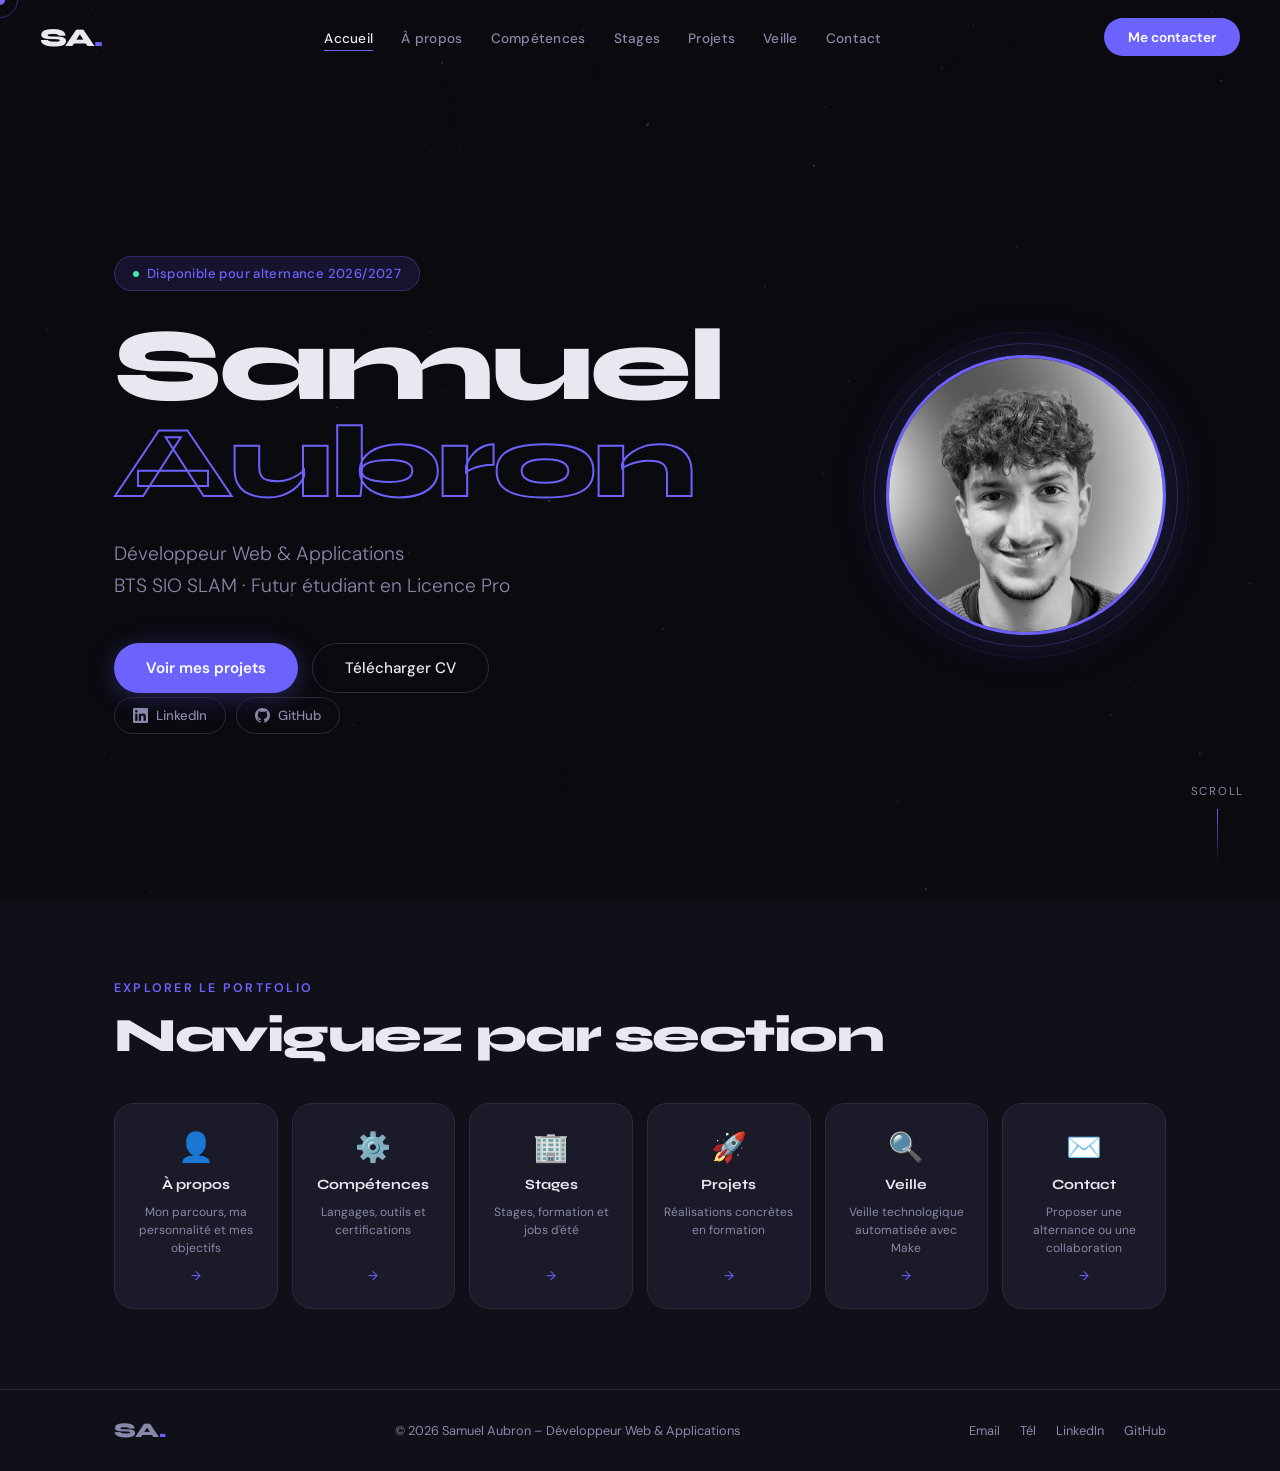
<file: index.html>
﻿<!DOCTYPE html>
<html lang="fr">
<head>
  <meta charset="UTF-8" />
  <meta name="viewport" content="width=device-width, initial-scale=1.0" />
  <title>Samuel Aubron – Portfolio</title>
  <link rel="icon" href="assets/icons/favicon.svg" type="image/svg+xml" />
  <link rel="preconnect" href="https://fonts.googleapis.com" />
  <link rel="preconnect" href="https://fonts.gstatic.com" crossorigin />
  <link href="https://fonts.googleapis.com/css2?family=Syne:wght@400;600;700;800&family=DM+Sans:ital,wght@0,300;0,400;0,500;1,300&display=swap" rel="stylesheet" />
  <link rel="stylesheet" href="css/style.css" />
</head>
<body>

<div class="cursor" id="cursor"></div>
<div class="cursor-follower" id="cursorFollower"></div>

<!-- NAVBAR -->
<nav class="navbar" id="navbar">
  <a href="index.html" class="nav-logo">SA<span>.</span></a>
  <ul class="nav-links">
    <li><a href="index.html">Accueil</a></li>
    <li><a href="about.html">À propos</a></li>
    <li><a href="skills.html">Compétences</a></li>
    <li><a href="stages.html">Stages</a></li>
    <li><a href="projects.html">Projets</a></li>
    <li><a href="veille.html">Veille</a></li>
    <li><a href="contact.html">Contact</a></li>
  </ul>
  <a href="contact.html" class="nav-cta">Me contacter</a>
  <button class="burger" id="burger" aria-label="Menu"><span></span><span></span><span></span></button>
</nav>

<!-- MOBILE MENU -->
<div class="mobile-menu" id="mobileMenu">
  <ul>
    <li><a href="index.html">Accueil</a></li>
    <li><a href="about.html">À propos</a></li>
    <li><a href="skills.html">Compétences</a></li>
    <li><a href="stages.html">Stages</a></li>
    <li><a href="projects.html">Projets</a></li>
    <li><a href="veille.html">Veille</a></li>
    <li><a href="contact.html">Contact</a></li>
  </ul>
</div>

<!-- HERO -->
<section class="hero">
  <canvas id="bgCanvas"></canvas>
  <div class="hero-content">
    <div class="hero-inner">

      <!-- Texte -->
      <div class="hero-text">
        <div class="hero-tag reveal-up" style="--d:.1s">Disponible pour alternance 2026/2027</div>
        <h1 class="hero-name reveal-up" style="--d:.2s">Samuel<br><span>Aubron</span></h1>
        <p class="hero-sub reveal-up" style="--d:.35s">
          Développeur Web &amp; Applications<br>
          BTS SIO SLAM · Futur étudiant en Licence Pro
        </p>
        <div class="hero-btns reveal-up" style="--d:.5s">
          <a href="projects.html" class="btn-primary">Voir mes projets</a>
          <a href="assets/docs/CV_Samuel_Aubron.pdf" download class="btn-outline">Télécharger CV</a>
        </div>
        <div class="hero-socials reveal-up" style="--d:.6s">
          <a href="https://www.linkedin.com/in/samuel-aubron-757a1b2b6/" class="hero-social-link" target="_blank" rel="noopener" aria-label="LinkedIn">
            <svg xmlns="http://www.w3.org/2000/svg" viewBox="0 0 24 24" fill="currentColor"><path d="M20.447 20.452h-3.554v-5.569c0-1.328-.027-3.037-1.852-3.037-1.853 0-2.136 1.445-2.136 2.939v5.667H9.351V9h3.414v1.561h.046c.477-.9 1.637-1.85 3.37-1.85 3.601 0 4.267 2.37 4.267 5.455v6.286zM5.337 7.433c-1.144 0-2.063-.926-2.063-2.065 0-1.138.92-2.063 2.063-2.063 1.14 0 2.064.925 2.064 2.063 0 1.139-.925 2.065-2.064 2.065zm1.782 13.019H3.555V9h3.564v11.452zM22.225 0H1.771C.792 0 0 .774 0 1.729v20.542C0 23.227.792 24 1.771 24h20.451C23.2 24 24 23.227 24 22.271V1.729C24 .774 23.2 0 22.222 0h.003z"/></svg>
            LinkedIn
          </a>
          <a href="https://github.com/Samuel240506" class="hero-social-link" target="_blank" rel="noopener" aria-label="GitHub">
            <svg xmlns="http://www.w3.org/2000/svg" viewBox="0 0 24 24" fill="currentColor"><path d="M12 0c-6.626 0-12 5.373-12 12 0 5.302 3.438 9.8 8.207 11.387.599.111.793-.261.793-.577v-2.234c-3.338.726-4.033-1.416-4.033-1.416-.546-1.387-1.333-1.756-1.333-1.756-1.089-.745.083-.729.083-.729 1.205.084 1.839 1.237 1.839 1.237 1.07 1.834 2.807 1.304 3.492.997.107-.775.418-1.305.762-1.604-2.665-.305-5.467-1.334-5.467-5.931 0-1.311.469-2.381 1.236-3.221-.124-.303-.535-1.524.117-3.176 0 0 1.008-.322 3.301 1.23.957-.266 1.983-.399 3.003-.404 1.02.005 2.047.138 3.006.404 2.291-1.552 3.297-1.23 3.297-1.23.653 1.653.242 2.874.118 3.176.77.84 1.235 1.911 1.235 3.221 0 4.609-2.807 5.624-5.479 5.921.43.372.823 1.102.823 2.222v3.293c0 .319.192.694.801.576 4.765-1.589 8.199-6.086 8.199-11.386 0-6.627-5.373-12-12-12z"/></svg>
            GitHub
          </a>
        </div>
      </div>

      <!-- Photo -->
      <div class="hero-photo reveal-up" style="--d:.3s">
        <div class="hero-photo-ring"></div>
        <div class="hero-photo-frame">
          <img
            src="assets/images/photo_portrait_cv2.png"
            alt="Samuel Aubron"
            loading="lazy"
            onerror="this.style.display='none'; this.nextElementSibling.style.display='flex';"
          />
          <span class="hero-photo-initials" style="display:none">SA</span>
        </div>
      </div>

    </div>
  </div>
  <div class="hero-scroll">
    <span>Scroll</span>
    <div class="scroll-line"></div>
  </div>
</section>

<!-- QUICK NAV -->
<section class="home-nav">
  <div class="container">
    <div class="section-label reveal-up">Explorer le portfolio</div>
    <h2 class="section-title reveal-up" style="--d:.1s">Naviguez par section</h2>
    <div class="home-nav-grid">

      <a href="about.html" class="hnav-card reveal-up" style="--d:.1s">
        <div class="hnav-icon">👤</div>
        <h3>À propos</h3>
        <p>Mon parcours, ma personnalité et mes objectifs</p>
        <span class="hnav-arrow">→</span>
      </a>

      <a href="skills.html" class="hnav-card reveal-up" style="--d:.15s">
        <div class="hnav-icon">⚙️</div>
        <h3>Compétences</h3>
        <p>Langages, outils et certifications</p>
        <span class="hnav-arrow">→</span>
      </a>

      <a href="stages.html" class="hnav-card reveal-up" style="--d:.2s">
        <div class="hnav-icon">🏢</div>
        <h3>Stages</h3>
        <p>Stages, formation et jobs d'été</p>
        <span class="hnav-arrow">→</span>
      </a>

      <a href="projects.html" class="hnav-card reveal-up" style="--d:.25s">
        <div class="hnav-icon">🚀</div>
        <h3>Projets</h3>
        <p>Réalisations concrètes en formation</p>
        <span class="hnav-arrow">→</span>
      </a>

      <a href="veille.html" class="hnav-card reveal-up" style="--d:.3s">
        <div class="hnav-icon">🔍</div>
        <h3>Veille</h3>
        <p>Veille technologique automatisée avec Make</p>
        <span class="hnav-arrow">→</span>
      </a>

      <a href="contact.html" class="hnav-card reveal-up" style="--d:.35s">
        <div class="hnav-icon">✉️</div>
        <h3>Contact</h3>
        <p>Proposer une alternance ou une collaboration</p>
        <span class="hnav-arrow">→</span>
      </a>

    </div>
  </div>
</section>

<!-- FOOTER -->
<footer class="footer">
  <div class="container footer-inner">
    <div class="footer-logo">SA<span>.</span></div>
    <p>© 2026 Samuel Aubron – Développeur Web &amp; Applications</p>
    <div class="footer-links">
      <a href="mailto:aubronsamuel06@gmail.com">Email</a>
      <a href="tel:+33787052349">Tél</a>
      <a href="https://www.linkedin.com/in/samuel-aubron-757a1b2b6/" target="_blank" rel="noopener">LinkedIn</a>
      <a href="https://github.com/Samuel240506" target="_blank" rel="noopener">GitHub</a>
    </div>
  </div>
</footer>

<script src="js/main.js"></script>
</body>
</html>
</file>
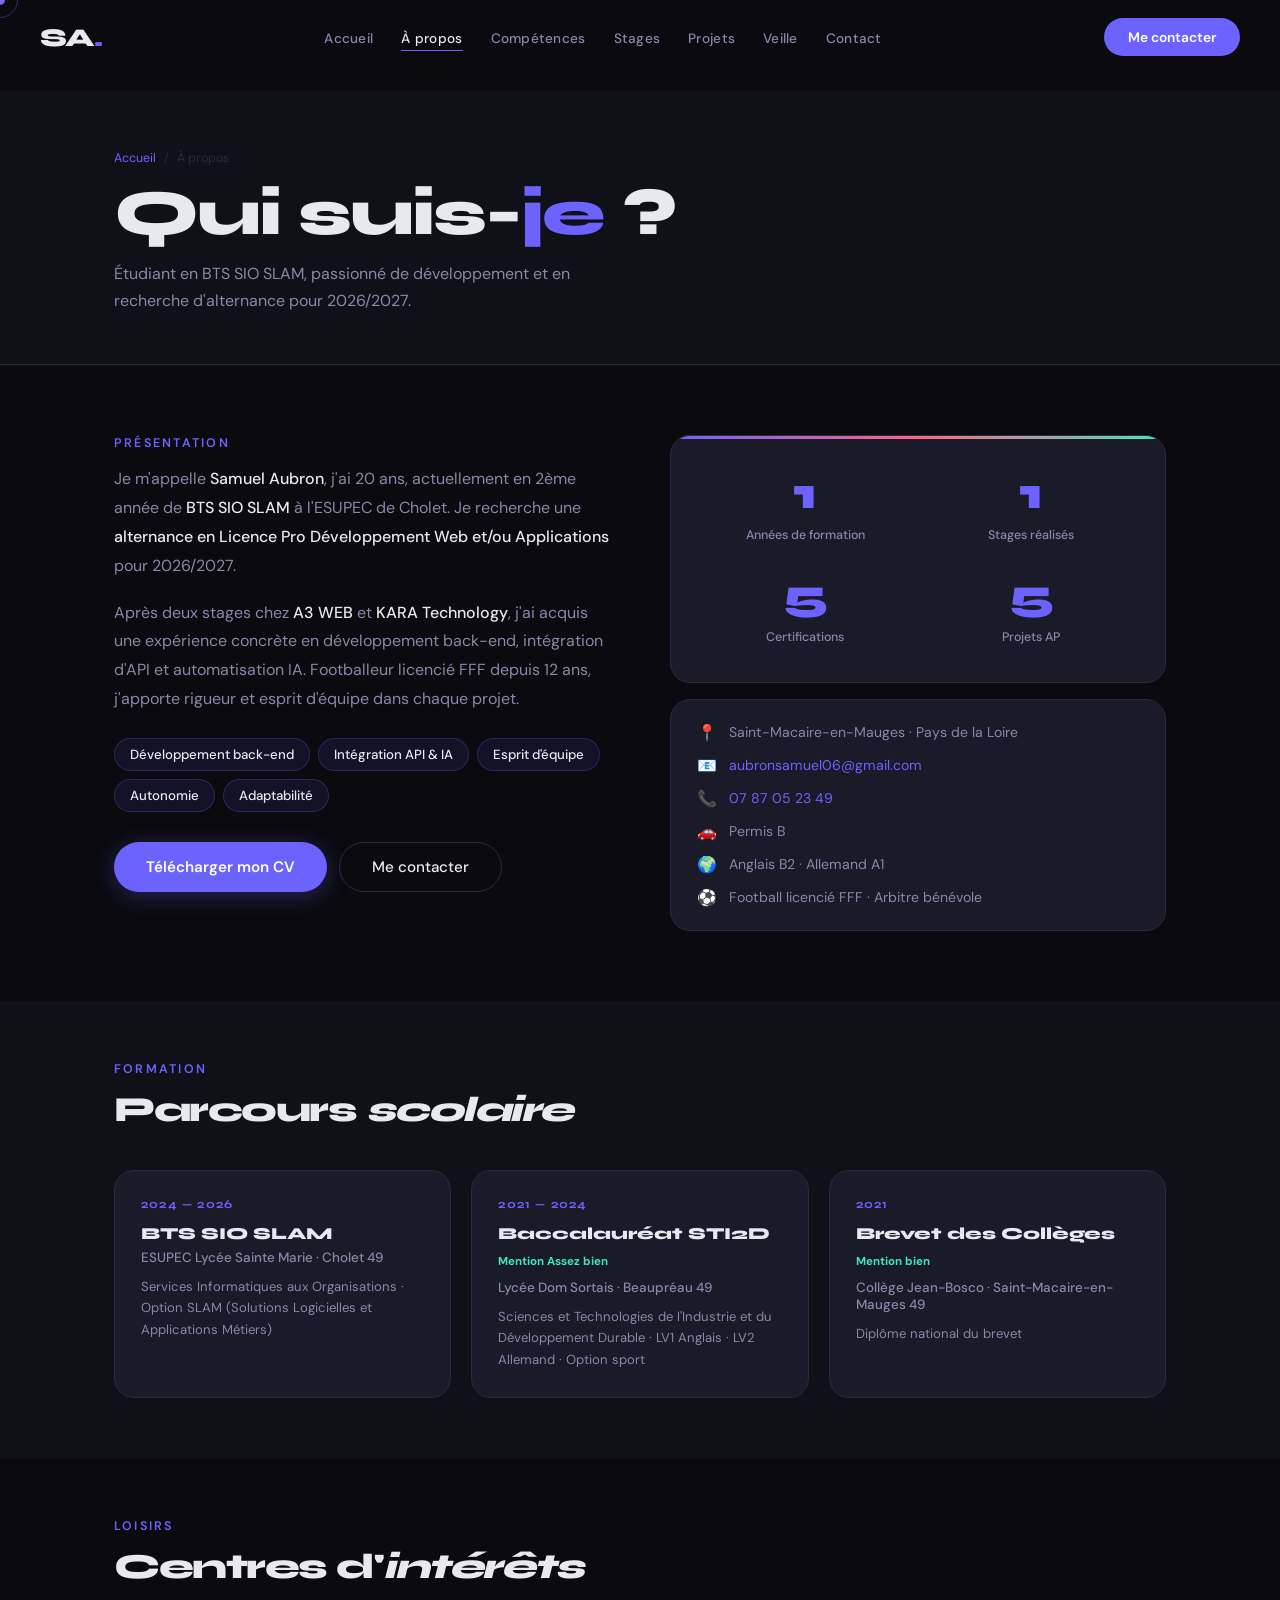
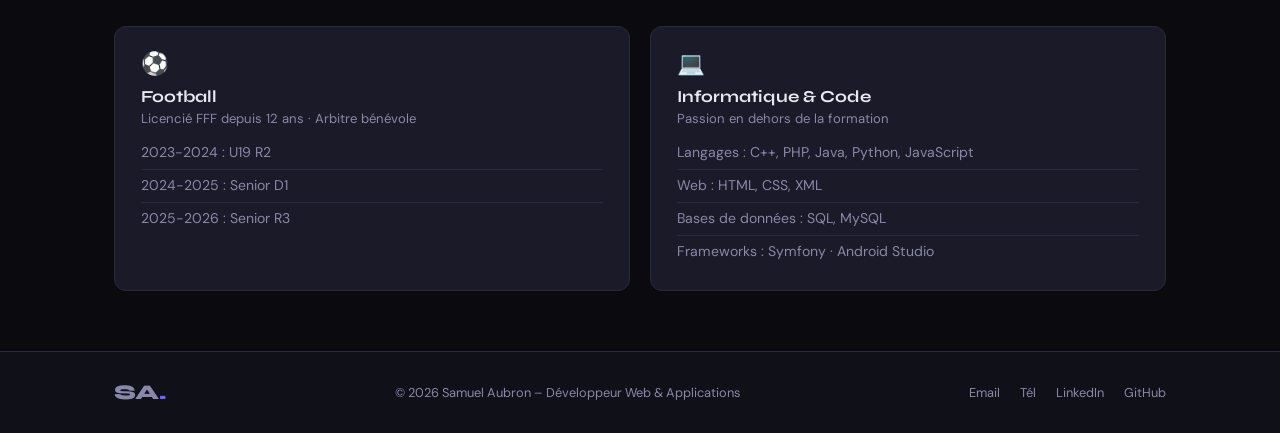
<file: about.html>
﻿<!DOCTYPE html>
<html lang="fr">
<head>
  <meta charset="UTF-8" />
  <meta name="viewport" content="width=device-width, initial-scale=1.0" />
  <title>À propos – Samuel Aubron</title>
  <link rel="icon" href="assets/icons/favicon.svg" type="image/svg+xml" />
  <link rel="preconnect" href="https://fonts.googleapis.com" />
  <link rel="preconnect" href="https://fonts.gstatic.com" crossorigin />
  <link href="https://fonts.googleapis.com/css2?family=Syne:wght@400;600;700;800&family=DM+Sans:ital,wght@0,300;0,400;0,500;1,300&display=swap" rel="stylesheet" />
  <link rel="stylesheet" href="css/style.css" />
</head>
<body>

<div class="cursor" id="cursor"></div>
<div class="cursor-follower" id="cursorFollower"></div>

<nav class="navbar" id="navbar">
  <a href="index.html" class="nav-logo">SA<span>.</span></a>
  <ul class="nav-links">
    <li><a href="index.html">Accueil</a></li>
    <li><a href="about.html">À propos</a></li>
    <li><a href="skills.html">Compétences</a></li>
    <li><a href="stages.html">Stages</a></li>
    <li><a href="projects.html">Projets</a></li>
    <li><a href="veille.html">Veille</a></li>
    <li><a href="contact.html">Contact</a></li>
  </ul>
  <a href="contact.html" class="nav-cta">Me contacter</a>
  <button class="burger" id="burger" aria-label="Menu"><span></span><span></span><span></span></button>
</nav>
<div class="mobile-menu" id="mobileMenu">
  <ul>
    <li><a href="index.html">Accueil</a></li>
    <li><a href="about.html">À propos</a></li>
    <li><a href="skills.html">Compétences</a></li>
    <li><a href="stages.html">Stages</a></li>
    <li><a href="projects.html">Projets</a></li>
    <li><a href="veille.html">Veille</a></li>
    <li><a href="contact.html">Contact</a></li>
  </ul>
</div>

<div class="page-wrapper">

  <div class="page-hero">
    <div class="container">
      <div class="breadcrumb"><a href="index.html">Accueil</a><span>/</span><span>À propos</span></div>
      <h1 class="reveal-up">Qui suis-<em>je</em> ?</h1>
      <p class="reveal-up" style="--d:.1s">Étudiant en BTS SIO SLAM, passionné de développement et en recherche d'alternance pour 2026/2027.</p>
    </div>
  </div>

  <!-- ── PRÉSENTATION ──────────────────────────────────── -->
  <div class="container">
    <div class="about-grid">

      <!-- COLONNE GAUCHE : bio + qualités + CTA -->
      <div class="about-text">
        <div class="section-label reveal-up">Présentation</div>

        <p class="reveal-up" style="--d:.1s">
          Je m'appelle <strong>Samuel Aubron</strong>, j'ai 20 ans, actuellement en 2ème année de
          <strong>BTS SIO SLAM</strong> à l'ESUPEC de Cholet. Je recherche une
          <strong>alternance en Licence Pro Développement Web et/ou Applications</strong>
          pour 2026/2027.
        </p>
        <p class="reveal-up" style="--d:.18s">
          Après deux stages chez <strong>A3 WEB</strong> et <strong>KARA Technology</strong>,
          j'ai acquis une expérience concrète en développement back-end, intégration d'API
          et automatisation IA. Footballeur licencié FFF depuis 12 ans, j'apporte rigueur
          et esprit d'équipe dans chaque projet.
        </p>

        <div class="about-strengths reveal-up" style="--d:.28s">
          <span class="about-strength-tag">Développement back-end</span>
          <span class="about-strength-tag">Intégration API &amp; IA</span>
          <span class="about-strength-tag">Esprit d'équipe</span>
          <span class="about-strength-tag">Autonomie</span>
          <span class="about-strength-tag">Adaptabilité</span>
        </div>

        <div class="reveal-up" style="--d:.36s; display:flex; gap:12px; flex-wrap:wrap;">
          <a href="assets/docs/CV_Samuel_Aubron.pdf" download class="btn-primary">Télécharger mon CV</a>
          <a href="contact.html" class="btn-outline">Me contacter</a>
        </div>
      </div>

      <!-- COLONNE DROITE : stats + infos pratiques -->
      <div class="reveal-up" style="--d:.2s">
        <div class="about-card">
          <div class="card-accent"></div>
          <div class="stat-grid">
            <div class="stat"><span class="stat-num" data-target="2">0</span><span class="stat-label">Années de formation</span></div>
            <div class="stat"><span class="stat-num" data-target="2">0</span><span class="stat-label">Stages réalisés</span></div>
            <div class="stat"><span class="stat-num" data-target="6">0</span><span class="stat-label">Certifications</span></div>
            <div class="stat"><span class="stat-num" data-target="6">0</span><span class="stat-label">Projets AP</span></div>
          </div>
        </div>

        <div class="about-info-card reveal-up" style="--d:.3s">
          <div class="info-item"><span class="info-icon">📍</span><span>Saint-Macaire-en-Mauges · Pays de la Loire</span></div>
          <div class="info-item"><span class="info-icon">📧</span><a href="mailto:aubronsamuel06@gmail.com" style="color:var(--accent)">aubronsamuel06@gmail.com</a></div>
          <div class="info-item"><span class="info-icon">📞</span><a href="tel:+33787052349" style="color:var(--accent)">07 87 05 23 49</a></div>
          <div class="info-item"><span class="info-icon">🚗</span><span>Permis B</span></div>
          <div class="info-item"><span class="info-icon">🌍</span><span>Anglais B2 · Allemand A1</span></div>
          <div class="info-item"><span class="info-icon">⚽</span><span>Football licencié FFF · Arbitre bénévole</span></div>
        </div>
      </div>

    </div>
  </div>

  <!-- ── PARCOURS SCOLAIRE ─────────────────────────────── -->
  <div class="about-section-alt">
    <div class="container">
      <div class="section-label reveal-up">Formation</div>
      <h2 class="section-title reveal-up" style="--d:.1s; font-size:clamp(1.6rem,3vw,2.2rem);">Parcours <em>scolaire</em></h2>

      <div class="edu-grid">

        <div class="edu-card reveal-up" style="--d:.1s">
          <div class="edu-year">2024 — 2026</div>
          <div class="edu-diploma">BTS SIO SLAM</div>
          <div class="edu-school">ESUPEC Lycée Sainte Marie · Cholet 49</div>
          <div class="edu-desc">Services Informatiques aux Organisations · Option SLAM (Solutions Logicielles et Applications Métiers)</div>
        </div>

        <div class="edu-card reveal-up" style="--d:.15s">
          <div class="edu-year">2021 — 2024</div>
          <div class="edu-diploma">Baccalauréat STI2D</div>
          <div class="edu-mention">Mention Assez bien</div>
          <div class="edu-school">Lycée Dom Sortais · Beaupréau 49</div>
          <div class="edu-desc">Sciences et Technologies de l'Industrie et du Développement Durable · LV1 Anglais · LV2 Allemand · Option sport</div>
        </div>

        <div class="edu-card reveal-up" style="--d:.2s">
          <div class="edu-year">2021</div>
          <div class="edu-diploma">Brevet des Collèges</div>
          <div class="edu-mention">Mention bien</div>
          <div class="edu-school">Collège Jean-Bosco · Saint-Macaire-en-Mauges 49</div>
          <div class="edu-desc">Diplôme national du brevet</div>
        </div>

      </div>
    </div>
  </div>

  <!-- ── CENTRES D'INTÉRÊTS ────────────────────────────── -->
  <div class="about-section">
    <div class="container">
      <div class="section-label reveal-up">Loisirs</div>
      <h2 class="section-title reveal-up" style="--d:.1s; font-size:clamp(1.6rem,3vw,2.2rem);">Centres d'<em>intérêts</em></h2>

      <div style="display:grid; grid-template-columns:1fr 1fr; gap:20px; margin-top:32px;">

        <div class="tl-card reveal-up" style="--d:.1s">
          <div style="font-size:1.4rem; margin-bottom:8px;">⚽</div>
          <div class="tl-company">Football</div>
          <div class="tl-location" style="margin-bottom:10px;">Licencié FFF depuis 12 ans · Arbitre bénévole</div>
          <ul class="tl-tasks">
            <li>2023-2024 : U19 R2</li>
            <li>2024-2025 : Senior D1</li>
            <li>2025-2026 : Senior R3</li>
          </ul>
        </div>

        <div class="tl-card reveal-up" style="--d:.15s">
          <div style="font-size:1.4rem; margin-bottom:8px;">💻</div>
          <div class="tl-company">Informatique &amp; Code</div>
          <div class="tl-location" style="margin-bottom:10px;">Passion en dehors de la formation</div>
          <ul class="tl-tasks">
            <li>Langages : C++, PHP, Java, Python, JavaScript</li>
            <li>Web : HTML, CSS, XML</li>
            <li>Bases de données : SQL, MySQL</li>
            <li>Frameworks : Symfony · Android Studio</li>
          </ul>
        </div>

      </div>
    </div>
  </div>

</div>

<footer class="footer">
  <div class="container footer-inner">
    <div class="footer-logo">SA<span>.</span></div>
    <p>© 2026 Samuel Aubron – Développeur Web &amp; Applications</p>
    <div class="footer-links">
      <a href="mailto:aubronsamuel06@gmail.com">Email</a>
      <a href="tel:+33787052349">Tél</a>
      <a href="https://www.linkedin.com/in/samuel-aubron-757a1b2b6/" target="_blank" rel="noopener">LinkedIn</a>
      <a href="https://github.com/Samuel240506" target="_blank" rel="noopener">GitHub</a>
    </div>
  </div>
</footer>

<script src="js/main.js"></script>
</body>
</html>
</file>
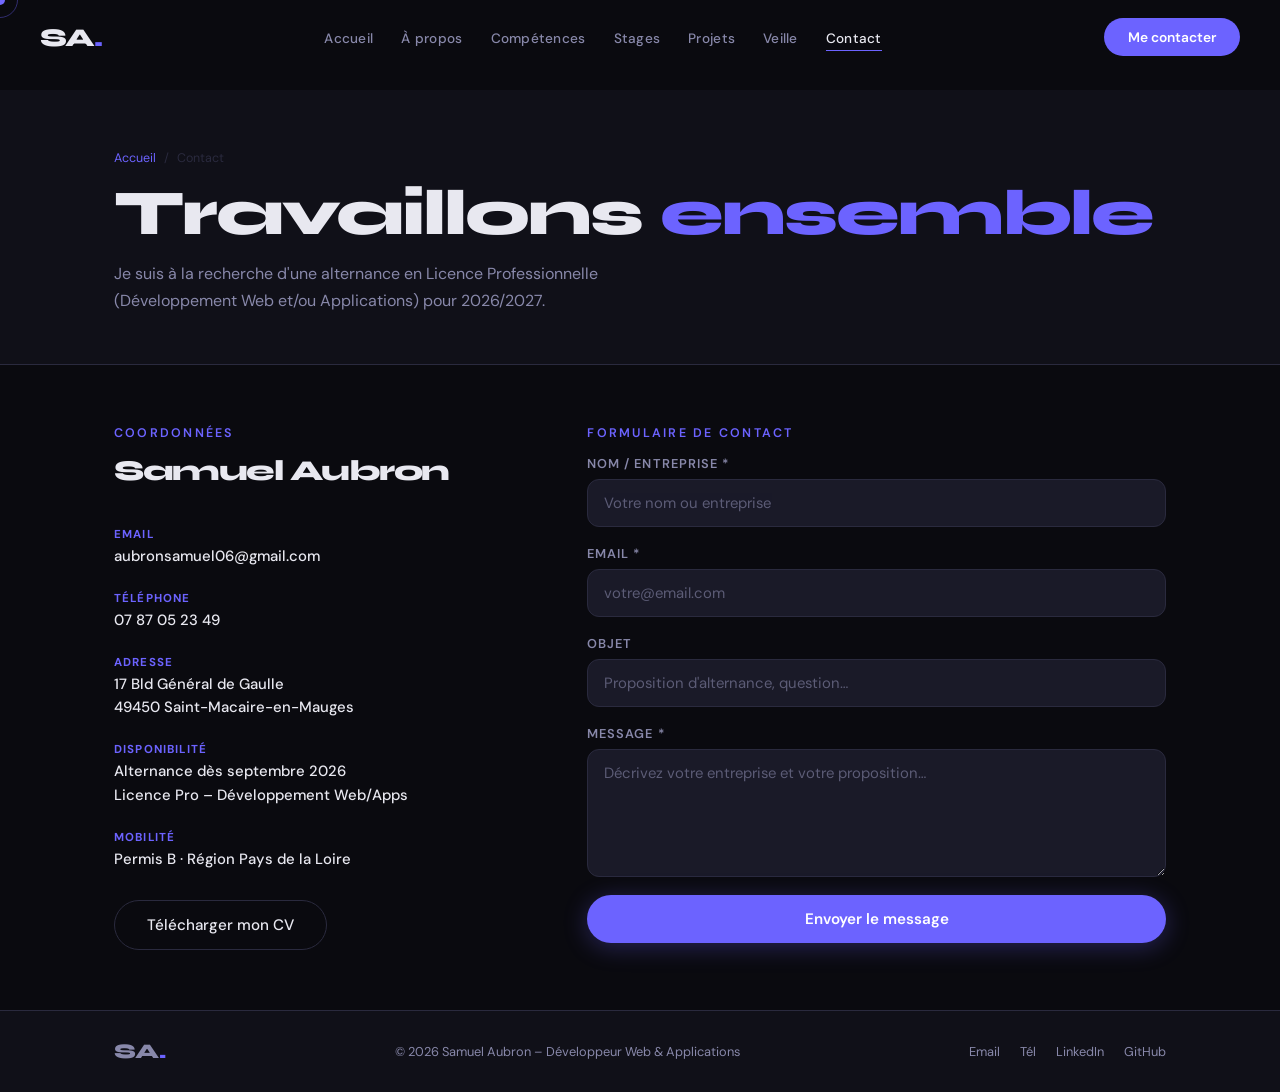
<file: contact.html>
﻿<!DOCTYPE html>
<html lang="fr">
<head>
  <meta charset="UTF-8" />
  <meta name="viewport" content="width=device-width, initial-scale=1.0" />
  <title>Contact – Samuel Aubron</title>
  <link rel="icon" href="assets/icons/favicon.svg" type="image/svg+xml" />
  <link rel="preconnect" href="https://fonts.googleapis.com" />
  <link rel="preconnect" href="https://fonts.gstatic.com" crossorigin />
  <link href="https://fonts.googleapis.com/css2?family=Syne:wght@400;600;700;800&family=DM+Sans:ital,wght@0,300;0,400;0,500;1,300&display=swap" rel="stylesheet" />
  <link rel="stylesheet" href="css/style.css" />
</head>
<body>

<div class="cursor" id="cursor"></div>
<div class="cursor-follower" id="cursorFollower"></div>

<nav class="navbar" id="navbar">
  <a href="index.html" class="nav-logo">SA<span>.</span></a>
  <ul class="nav-links">
    <li><a href="index.html">Accueil</a></li>
    <li><a href="about.html">À propos</a></li>
    <li><a href="skills.html">Compétences</a></li>
    <li><a href="stages.html">Stages</a></li>
    <li><a href="projects.html">Projets</a></li>
    <li><a href="veille.html">Veille</a></li>
    <li><a href="contact.html">Contact</a></li>
  </ul>
  <a href="contact.html" class="nav-cta">Me contacter</a>
  <button class="burger" id="burger" aria-label="Menu"><span></span><span></span><span></span></button>
</nav>
<div class="mobile-menu" id="mobileMenu">
  <ul>
    <li><a href="index.html">Accueil</a></li>
    <li><a href="about.html">À propos</a></li>
    <li><a href="skills.html">Compétences</a></li>
    <li><a href="stages.html">Stages</a></li>
    <li><a href="projects.html">Projets</a></li>
    <li><a href="veille.html">Veille</a></li>
    <li><a href="contact.html">Contact</a></li>
  </ul>
</div>

<div class="page-wrapper">

  <div class="page-hero">
    <div class="container">
      <div class="breadcrumb"><a href="index.html">Accueil</a><span>/</span><span>Contact</span></div>
      <h1 class="reveal-up">Travaillons <em>ensemble</em></h1>
      <p class="reveal-up" style="--d:.1s">Je suis à la recherche d'une alternance en Licence Professionnelle (Développement Web et/ou Applications) pour 2026/2027.</p>
    </div>
  </div>

  <div class="contact-section">
    <div class="container">
      <div class="contact-grid">

        <div>
          <div class="section-label reveal-up">Coordonnées</div>
          <h2 class="section-title reveal-up" style="--d:.1s; font-size:1.8rem;">Samuel Aubron</h2>

          <div class="contact-item reveal-up" style="--d:.2s">
            <div class="c-label">Email</div>
            <a href="mailto:aubronsamuel06@gmail.com" class="c-value">aubronsamuel06@gmail.com</a>
          </div>
          <div class="contact-item reveal-up" style="--d:.25s">
            <div class="c-label">Téléphone</div>
            <a href="tel:+33787052349" class="c-value">07 87 05 23 49</a>
          </div>
          <div class="contact-item reveal-up" style="--d:.3s">
            <div class="c-label">Adresse</div>
            <span class="c-value">17 Bld Général de Gaulle<br>49450 Saint-Macaire-en-Mauges</span>
          </div>
          <div class="contact-item reveal-up" style="--d:.35s">
            <div class="c-label">Disponibilité</div>
            <span class="c-value">Alternance dès septembre 2026<br>Licence Pro – Développement Web/Apps</span>
          </div>
          <div class="contact-item reveal-up" style="--d:.4s">
            <div class="c-label">Mobilité</div>
            <span class="c-value">Permis B · Région Pays de la Loire</span>
          </div>

          <div class="reveal-up" style="--d:.45s; margin-top:28px;">
            <a href="assets/docs/CV_Samuel_Aubron.pdf" download class="btn-outline">Télécharger mon CV</a>
          </div>
        </div>

        <div class="reveal-up" style="--d:.2s;">
          <div class="section-label" style="margin-bottom:14px;">Formulaire de contact</div>
          <form class="contact-form" id="contactForm">
            <!-- Honeypot anti-spam (invisible) -->
            <input type="text" name="website" style="display:none" tabindex="-1" autocomplete="off" />
            <div class="form-group">
              <label for="name">Nom / Entreprise *</label>
              <input type="text" id="name" name="name" placeholder="Votre nom ou entreprise" required />
            </div>
            <div class="form-group">
              <label for="email">Email *</label>
              <input type="email" id="email" name="email" placeholder="votre@email.com" required />
            </div>
            <div class="form-group">
              <label for="subject">Objet</label>
              <input type="text" id="subject" name="subject" placeholder="Proposition d'alternance, question…" />
            </div>
            <div class="form-group">
              <label for="message">Message *</label>
              <textarea id="message" name="message" rows="5" placeholder="Décrivez votre entreprise et votre proposition…" required></textarea>
            </div>
            <button type="submit" class="btn-primary full-w" id="submitBtn">Envoyer le message</button>
            <div class="form-success hidden" id="formSuccess">Message envoyé ! Je vous répondrai dans les plus brefs délais.</div>
            <div class="form-error hidden" id="formError"></div>
          </form>
        </div>

      </div>
    </div>
  </div>

</div>

<footer class="footer">
  <div class="container footer-inner">
    <div class="footer-logo">SA<span>.</span></div>
    <p>© 2026 Samuel Aubron – Développeur Web &amp; Applications</p>
    <div class="footer-links">
      <a href="mailto:aubronsamuel06@gmail.com">Email</a>
      <a href="tel:+33787052349">Tél</a>
      <a href="https://www.linkedin.com/in/samuel-aubron-757a1b2b6/" target="_blank" rel="noopener">LinkedIn</a>
      <a href="https://github.com/Samuel240506" target="_blank" rel="noopener">GitHub</a>
    </div>
  </div>
</footer>

<script src="js/main.js"></script>
</body>
</html>
</file>
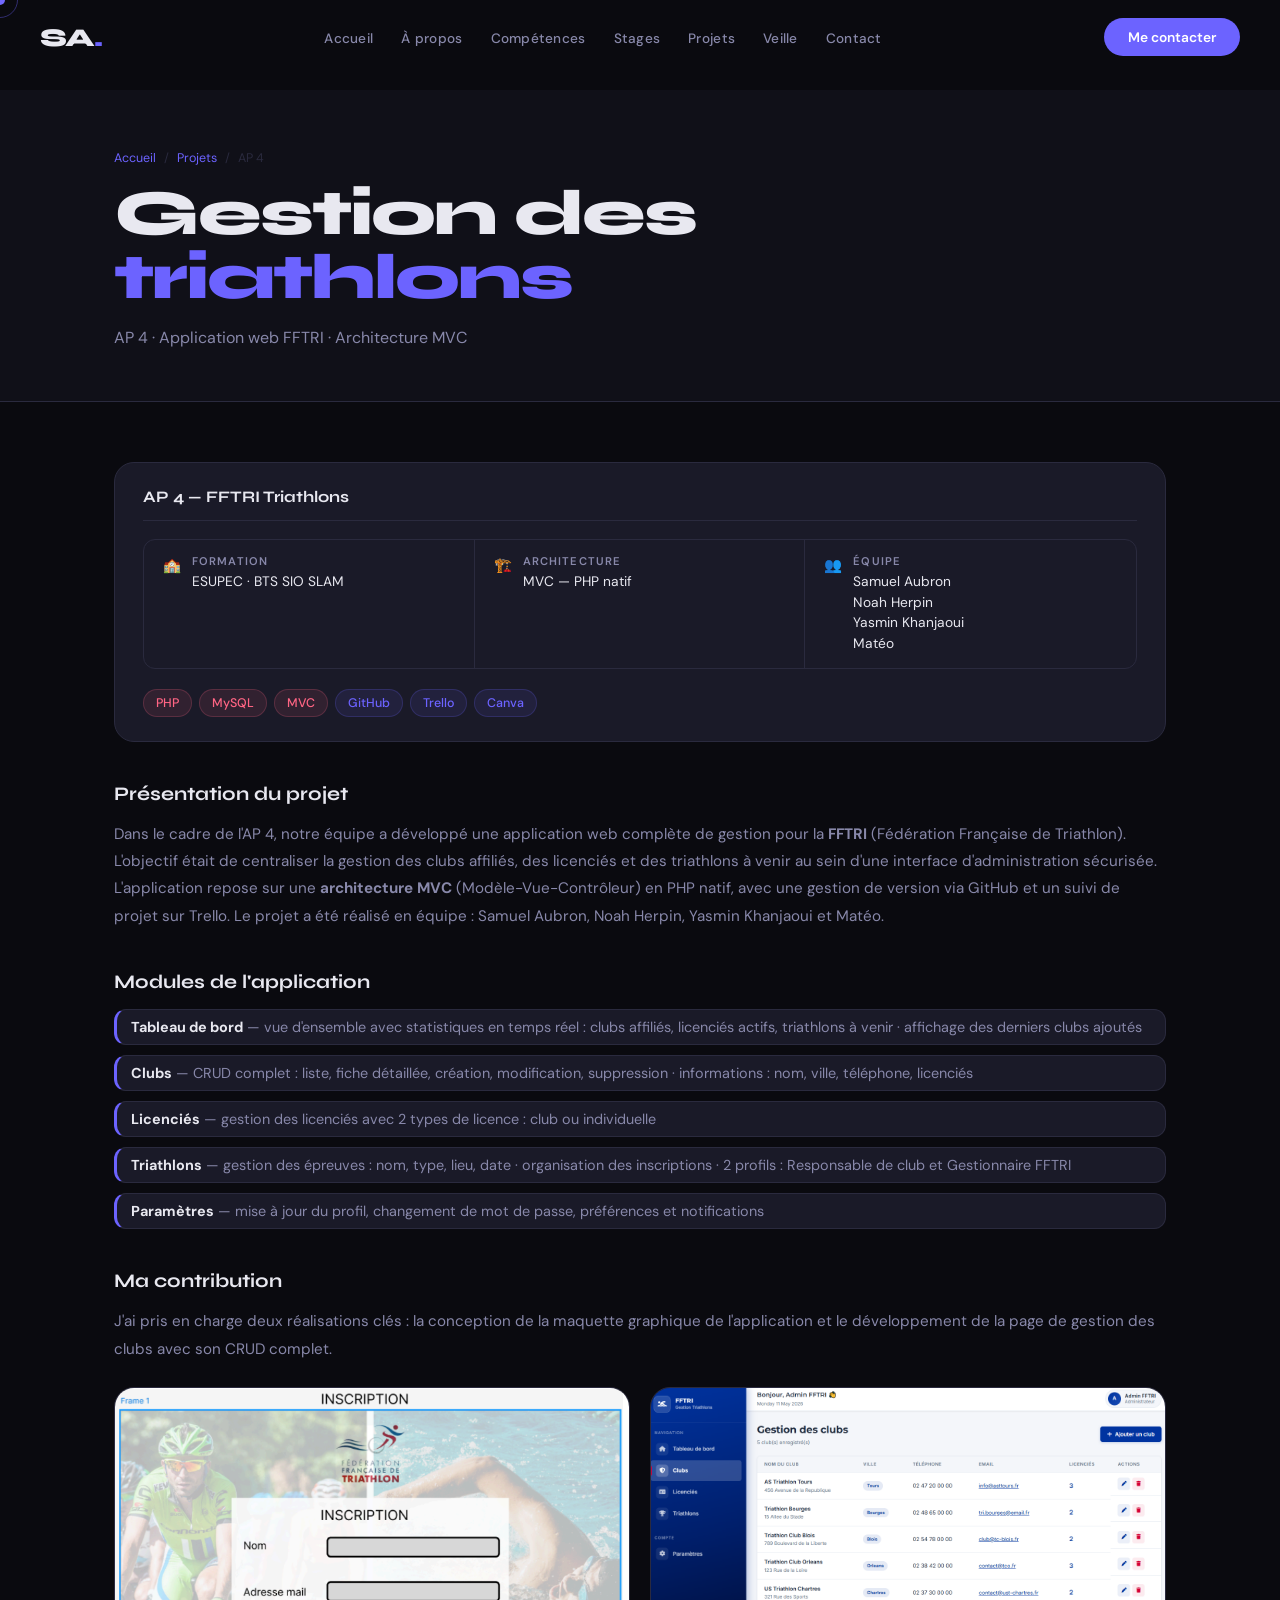
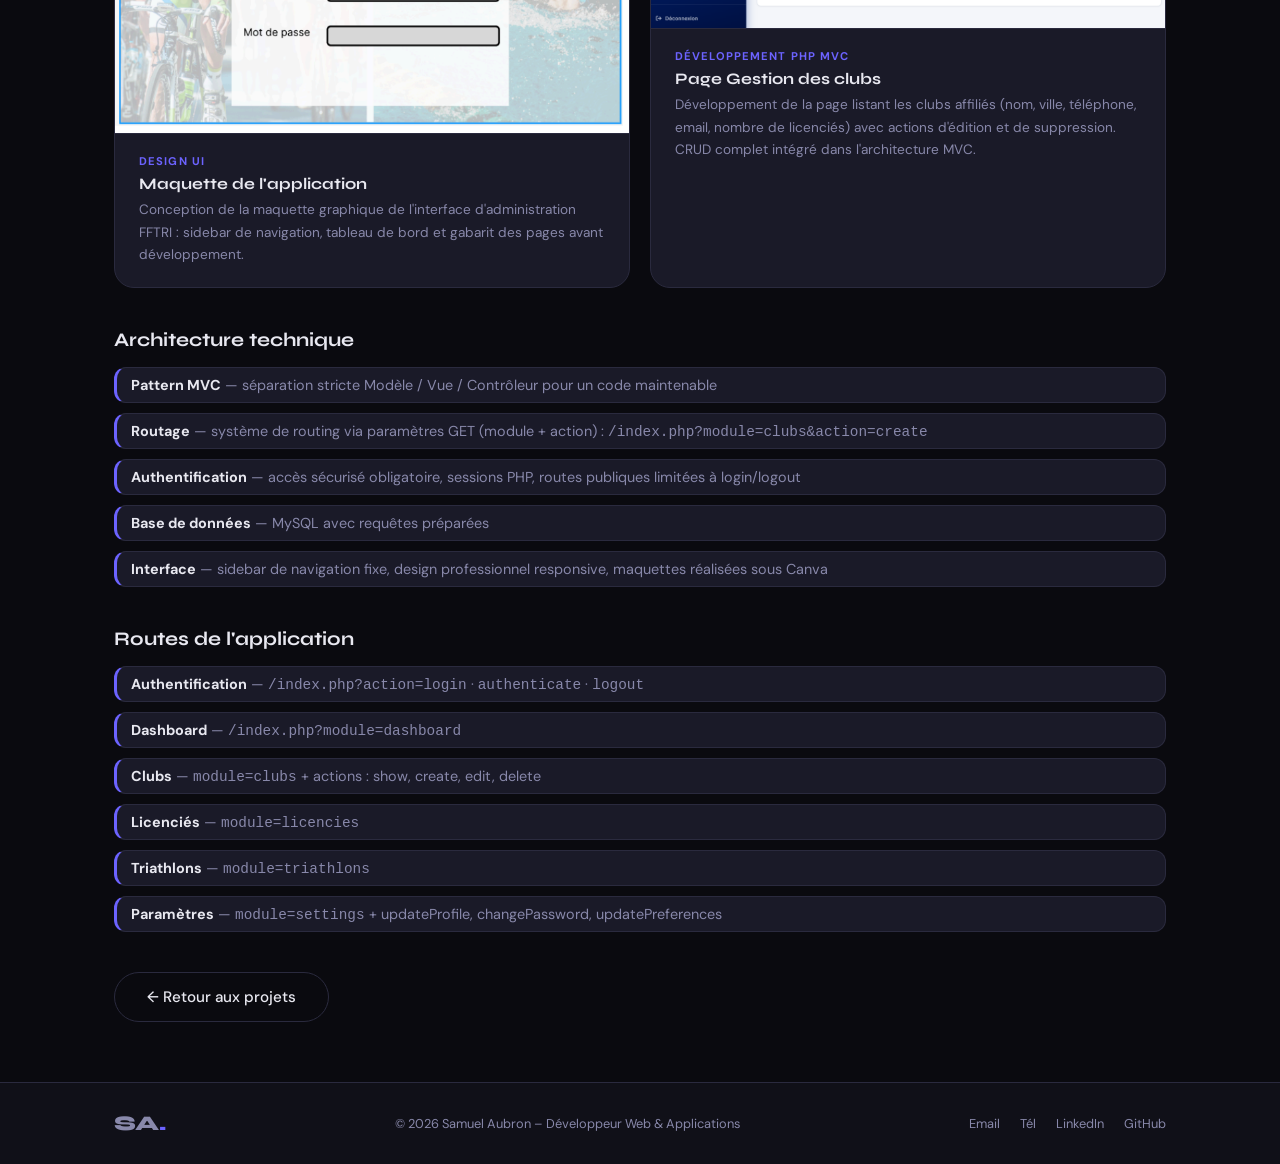
<file: gestion_des_triathlons.html>
﻿<!DOCTYPE html>
<html lang="fr">
<head>
  <meta charset="UTF-8" />
  <meta name="viewport" content="width=device-width, initial-scale=1.0" />
  <title>AP 4 – Gestion des triathlons · Samuel Aubron</title>
  <link rel="icon" href="assets/icons/favicon.svg" type="image/svg+xml" />
  <link rel="preconnect" href="https://fonts.googleapis.com" />
  <link rel="preconnect" href="https://fonts.gstatic.com" crossorigin />
  <link href="https://fonts.googleapis.com/css2?family=Syne:wght@400;600;700;800&family=DM+Sans:ital,wght@0,300;0,400;0,500;1,300&display=swap" rel="stylesheet" />
  <link rel="stylesheet" href="css/style.css" />
</head>
<body>

<div class="cursor" id="cursor"></div>
<div class="cursor-follower" id="cursorFollower"></div>

<nav class="navbar" id="navbar">
  <a href="index.html" class="nav-logo">SA<span>.</span></a>
  <ul class="nav-links">
    <li><a href="index.html">Accueil</a></li>
    <li><a href="about.html">À propos</a></li>
    <li><a href="skills.html">Compétences</a></li>
    <li><a href="stages.html">Stages</a></li>
    <li><a href="projects.html">Projets</a></li>
    <li><a href="veille.html">Veille</a></li>
    <li><a href="contact.html">Contact</a></li>
  </ul>
  <a href="contact.html" class="nav-cta">Me contacter</a>
  <button class="burger" id="burger" aria-label="Menu"><span></span><span></span><span></span></button>
</nav>
<div class="mobile-menu" id="mobileMenu">
  <ul>
    <li><a href="index.html">Accueil</a></li>
    <li><a href="about.html">À propos</a></li>
    <li><a href="skills.html">Compétences</a></li>
    <li><a href="stages.html">Stages</a></li>
    <li><a href="projects.html">Projets</a></li>
    <li><a href="veille.html">Veille</a></li>
    <li><a href="contact.html">Contact</a></li>
  </ul>
</div>

<div class="page-wrapper">

  <div class="page-hero">
    <div class="container">
      <div class="breadcrumb">
        <a href="index.html">Accueil</a><span>/</span>
        <a href="projects.html">Projets</a><span>/</span>
        <span>AP 4</span>
      </div>
      <h1 class="reveal-up">Gestion des <em>triathlons</em></h1>
      <p class="reveal-up" style="--d:.1s">AP 4 · Application web FFTRI · Architecture MVC</p>
    </div>
  </div>

  <div class="project-detail">
    <div class="container">
      <div class="project-detail-grid">

        <div>

          <div class="detail-section reveal-up">
            <h2>Présentation du projet</h2>
            <p>
              Dans le cadre de l'AP 4, notre équipe a développé une application web complète de gestion
              pour la <strong>FFTRI</strong> (Fédération Française de Triathlon). L'objectif était de
              centraliser la gestion des clubs affiliés, des licenciés et des triathlons à venir au sein
              d'une interface d'administration sécurisée.
            </p>
            <p>
              L'application repose sur une <strong>architecture MVC</strong> (Modèle-Vue-Contrôleur) en
              PHP natif, avec une gestion de version via GitHub et un suivi de projet sur Trello.
              Le projet a été réalisé en équipe : Samuel Aubron, Noah Herpin, Yasmin Khanjaoui et Matéo.
            </p>
          </div>

          <div class="detail-section reveal-up" style="--d:.1s">
            <h2>Modules de l'application</h2>
            <ul>
              <li><strong>Tableau de bord</strong> — vue d'ensemble avec statistiques en temps réel : clubs affiliés, licenciés actifs, triathlons à venir · affichage des derniers clubs ajoutés</li>
              <li><strong>Clubs</strong> — CRUD complet : liste, fiche détaillée, création, modification, suppression · informations : nom, ville, téléphone, licenciés</li>
              <li><strong>Licenciés</strong> — gestion des licenciés avec 2 types de licence : club ou individuelle</li>
              <li><strong>Triathlons</strong> — gestion des épreuves : nom, type, lieu, date · organisation des inscriptions · 2 profils : Responsable de club et Gestionnaire FFTRI</li>
              <li><strong>Paramètres</strong> — mise à jour du profil, changement de mot de passe, préférences et notifications</li>
            </ul>
          </div>

          <div class="detail-section reveal-up" style="--d:.12s">
            <h2>Ma contribution</h2>
            <p style="color:var(--text-muted); margin-bottom:24px;">
              J'ai pris en charge deux réalisations clés : la conception de la maquette graphique de l'application et le développement de la page de gestion des clubs avec son CRUD complet.
            </p>
            <div class="contrib-screenshots">

              <div class="contrib-grid-2">

                <div class="contrib-screenshot-item">
                  <div class="contrib-screenshot-frame">
                    <img src="assets/images/maquette_triathlons.png" alt="Maquette FFTRI – Gestion des triathlons" />
                  </div>
                  <div class="contrib-screenshot-caption">
                    <span class="contrib-tag">Design UI</span>
                    <strong>Maquette de l'application</strong>
                    <p>Conception de la maquette graphique de l'interface d'administration FFTRI : sidebar de navigation, tableau de bord et gabarit des pages avant développement.</p>
                  </div>
                </div>

                <div class="contrib-screenshot-item">
                  <div class="contrib-screenshot-frame">
                    <img src="assets/images/club_triathlons.png" alt="Gestion des clubs – FFTRI" />
                  </div>
                  <div class="contrib-screenshot-caption">
                    <span class="contrib-tag">Développement PHP MVC</span>
                    <strong>Page Gestion des clubs</strong>
                    <p>Développement de la page listant les clubs affiliés (nom, ville, téléphone, email, nombre de licenciés) avec actions d'édition et de suppression. CRUD complet intégré dans l'architecture MVC.</p>
                  </div>
                </div>

              </div>

            </div>
          </div>

          <div class="detail-section reveal-up" style="--d:.15s">
            <h2>Architecture technique</h2>
            <ul>
              <li><strong>Pattern MVC</strong> — séparation stricte Modèle / Vue / Contrôleur pour un code maintenable</li>
              <li><strong>Routage</strong> — système de routing via paramètres GET (module + action) : <code>/index.php?module=clubs&amp;action=create</code></li>
              <li><strong>Authentification</strong> — accès sécurisé obligatoire, sessions PHP, routes publiques limitées à login/logout</li>
              <li><strong>Base de données</strong> — MySQL avec requêtes préparées</li>
              <li><strong>Interface</strong> — sidebar de navigation fixe, design professionnel responsive, maquettes réalisées sous Canva</li>
            </ul>
          </div>

          <div class="detail-section reveal-up" style="--d:.2s">
            <h2>Routes de l'application</h2>
            <ul>
              <li><strong>Authentification</strong> — <code>/index.php?action=login</code> · <code>authenticate</code> · <code>logout</code></li>
              <li><strong>Dashboard</strong> — <code>/index.php?module=dashboard</code></li>
              <li><strong>Clubs</strong> — <code>module=clubs</code> + actions : show, create, edit, delete</li>
              <li><strong>Licenciés</strong> — <code>module=licencies</code></li>
              <li><strong>Triathlons</strong> — <code>module=triathlons</code></li>
              <li><strong>Paramètres</strong> — <code>module=settings</code> + updateProfile, changePassword, updatePreferences</li>
            </ul>
          </div>

          <div class="reveal-up" style="--d:.25s; margin-top:32px;">
            <a href="projects.html" class="btn-outline">← Retour aux projets</a>
          </div>

        </div>

        <div class="detail-sidebar reveal-up" style="--d:.15s">
          <div class="detail-card">
            <div class="detail-card-title">AP 4 — FFTRI Triathlons</div>

            <div class="detail-meta">
              <div class="detail-meta-item">
                <span class="detail-meta-icon">🏫</span>
                <div>
                  <div class="detail-meta-key">Formation</div>
                  <div class="detail-meta-val">ESUPEC · BTS SIO SLAM</div>
                </div>
              </div>
              <div class="detail-meta-item">
                <span class="detail-meta-icon">🏗️</span>
                <div>
                  <div class="detail-meta-key">Architecture</div>
                  <div class="detail-meta-val">MVC — PHP natif</div>
                </div>
              </div>
              <div class="detail-meta-item">
                <span class="detail-meta-icon">👥</span>
                <div>
                  <div class="detail-meta-key">Équipe</div>
                  <div class="detail-meta-val">Samuel Aubron<br/>Noah Herpin<br/>Yasmin Khanjaoui<br/>Matéo</div>
                </div>
              </div>
            </div>

            <div class="detail-tags">
              <span class="tag pink">PHP</span>
              <span class="tag pink">MySQL</span>
              <span class="tag pink">MVC</span>
              <span class="tag">GitHub</span>
              <span class="tag">Trello</span>
              <span class="tag">Canva</span>
            </div>


          </div>
        </div>

      </div>
    </div>
  </div>

</div>

<footer class="footer">
  <div class="container footer-inner">
    <div class="footer-logo">SA<span>.</span></div>
    <p>© 2026 Samuel Aubron – Développeur Web &amp; Applications</p>
    <div class="footer-links">
      <a href="mailto:aubronsamuel06@gmail.com">Email</a>
      <a href="tel:+33787052349">Tél</a>
      <a href="https://www.linkedin.com/in/samuel-aubron-757a1b2b6/" target="_blank" rel="noopener">LinkedIn</a>
      <a href="https://github.com/Samuel240506" target="_blank" rel="noopener">GitHub</a>
    </div>
  </div>
</footer>

<script src="js/main.js"></script>
</body>
</html>
</file>
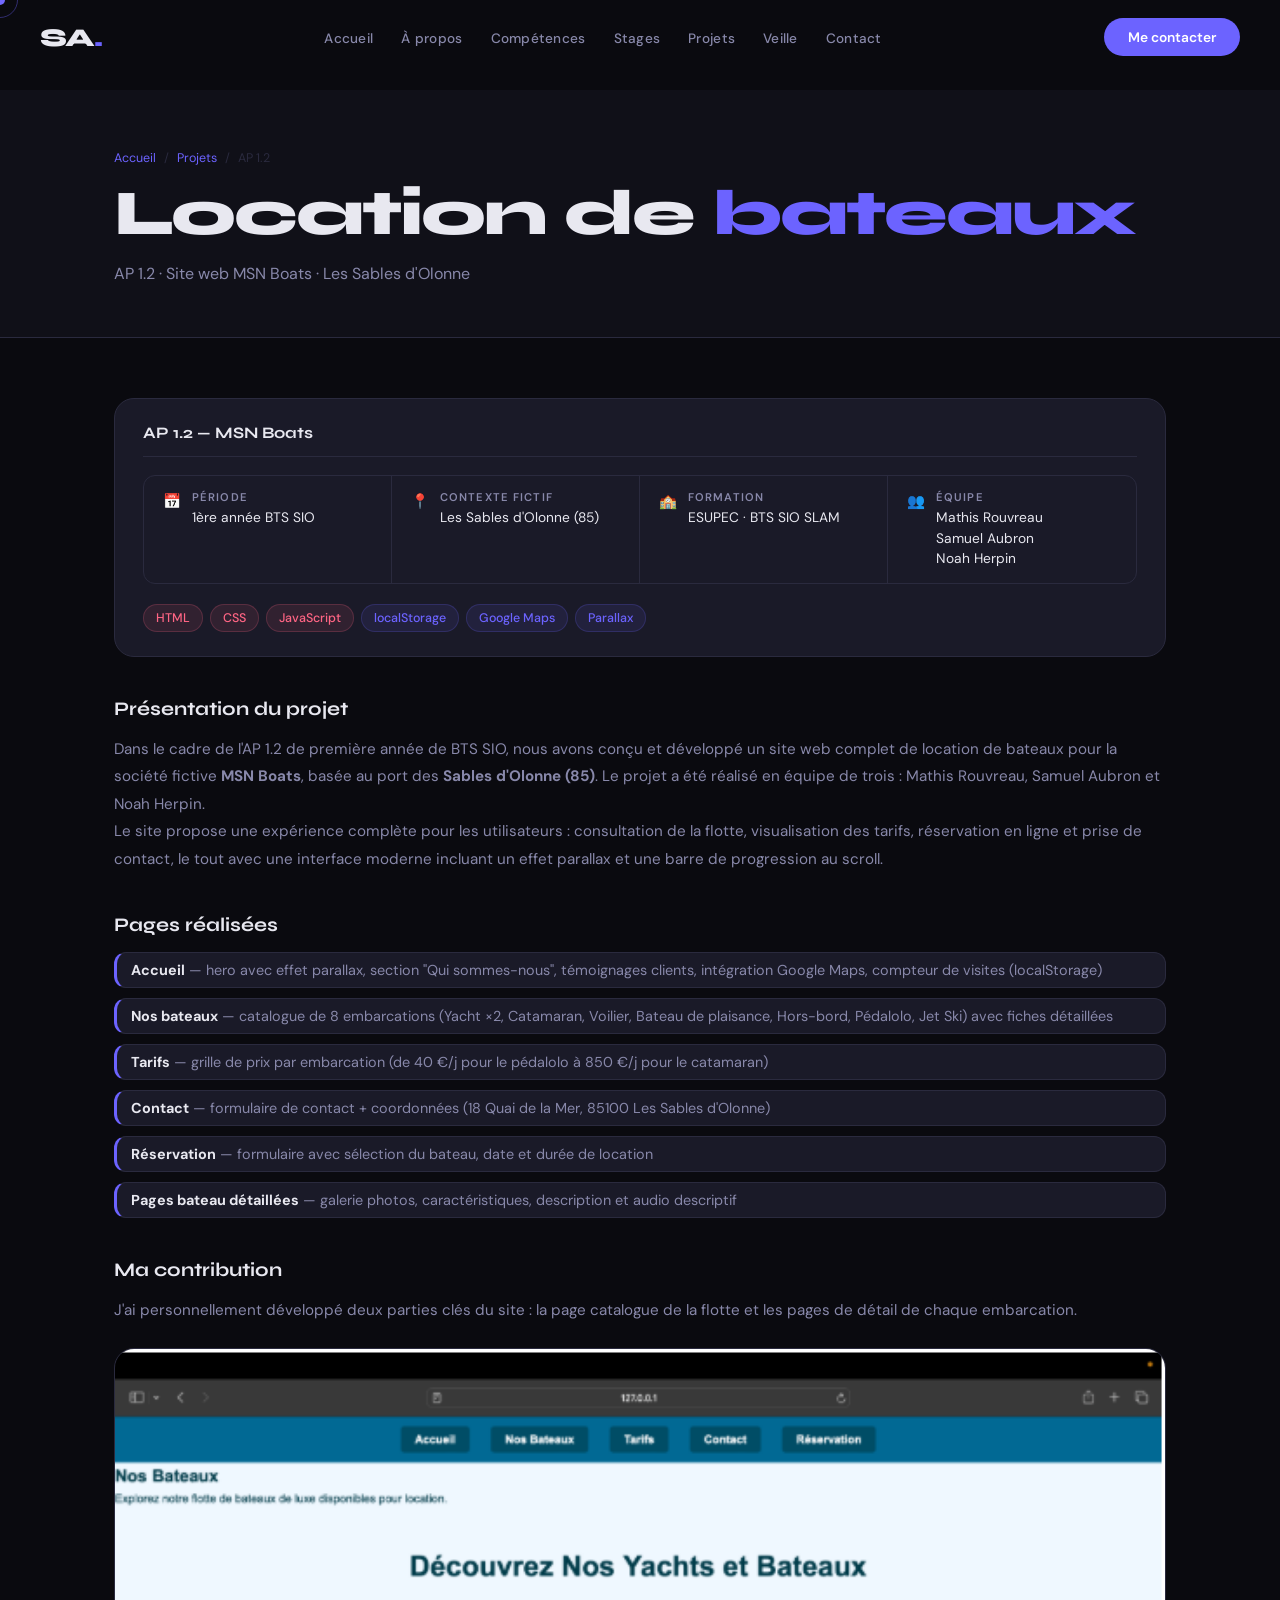
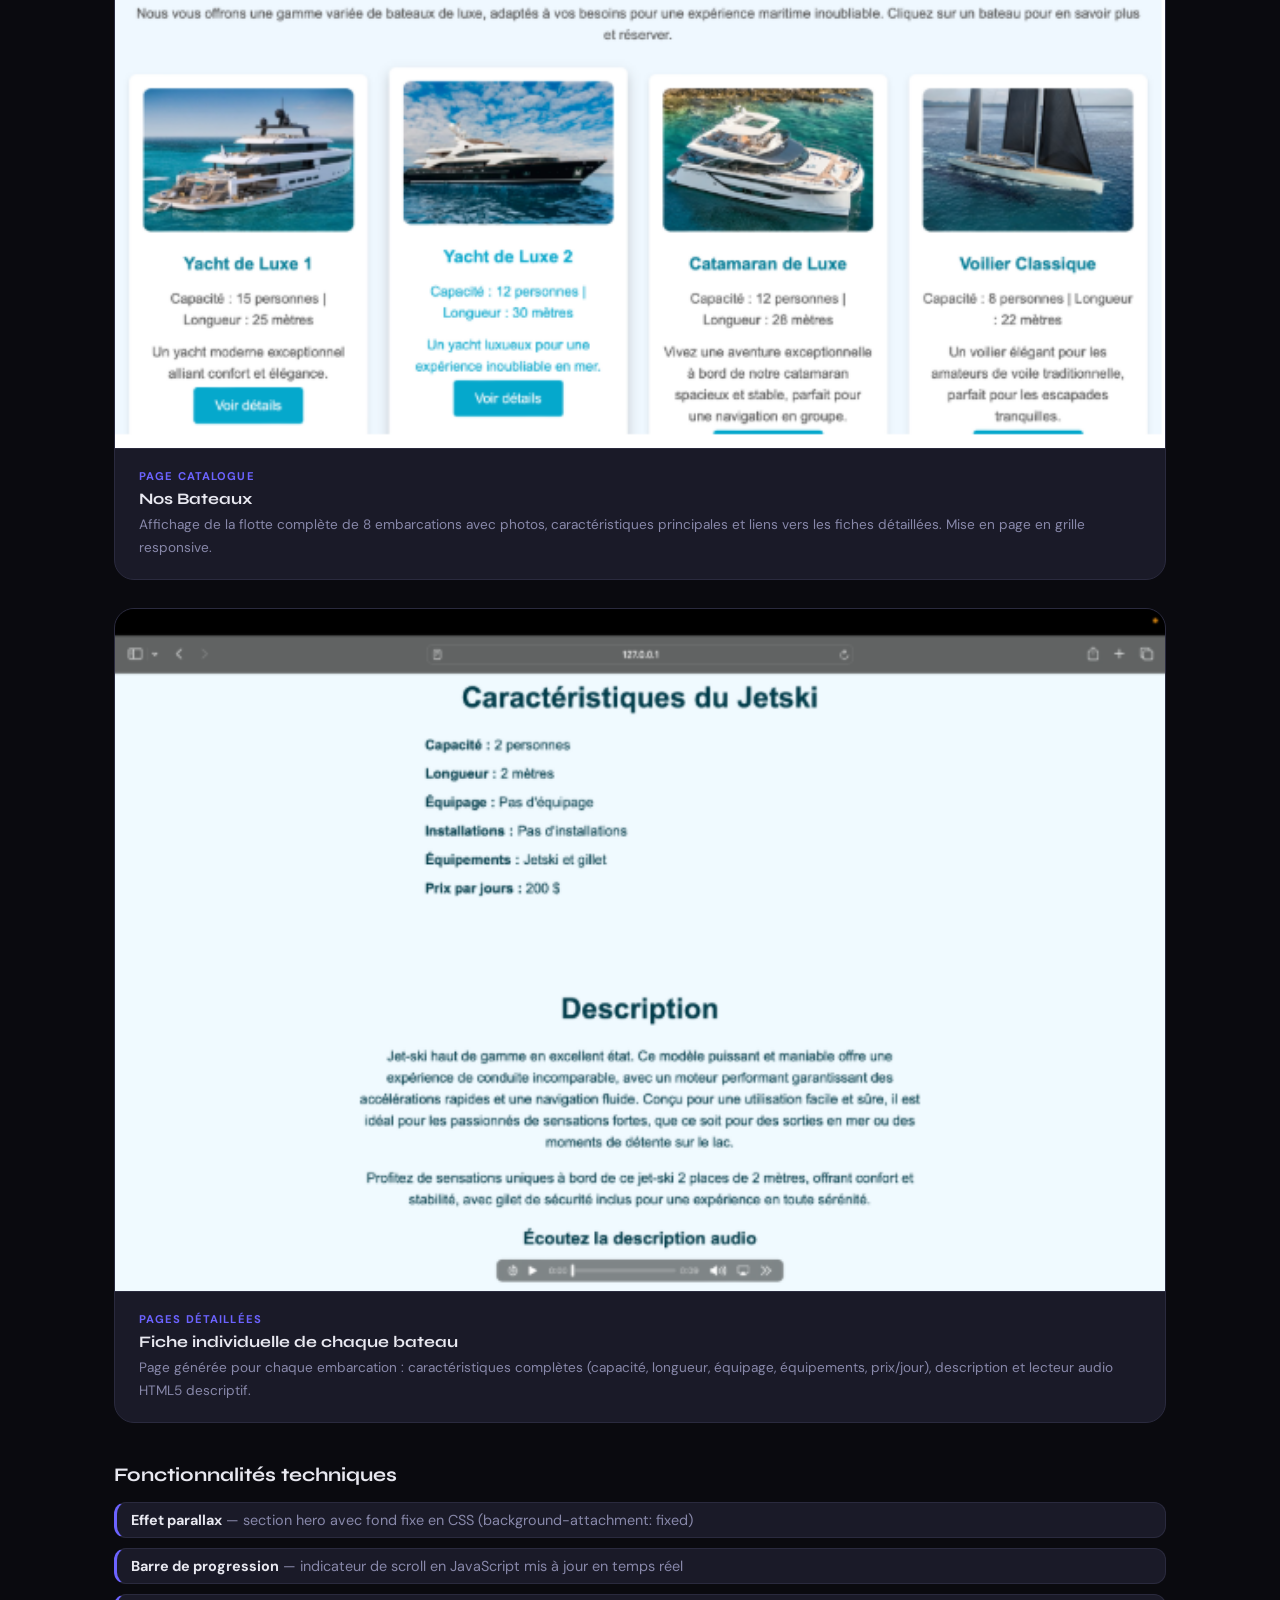
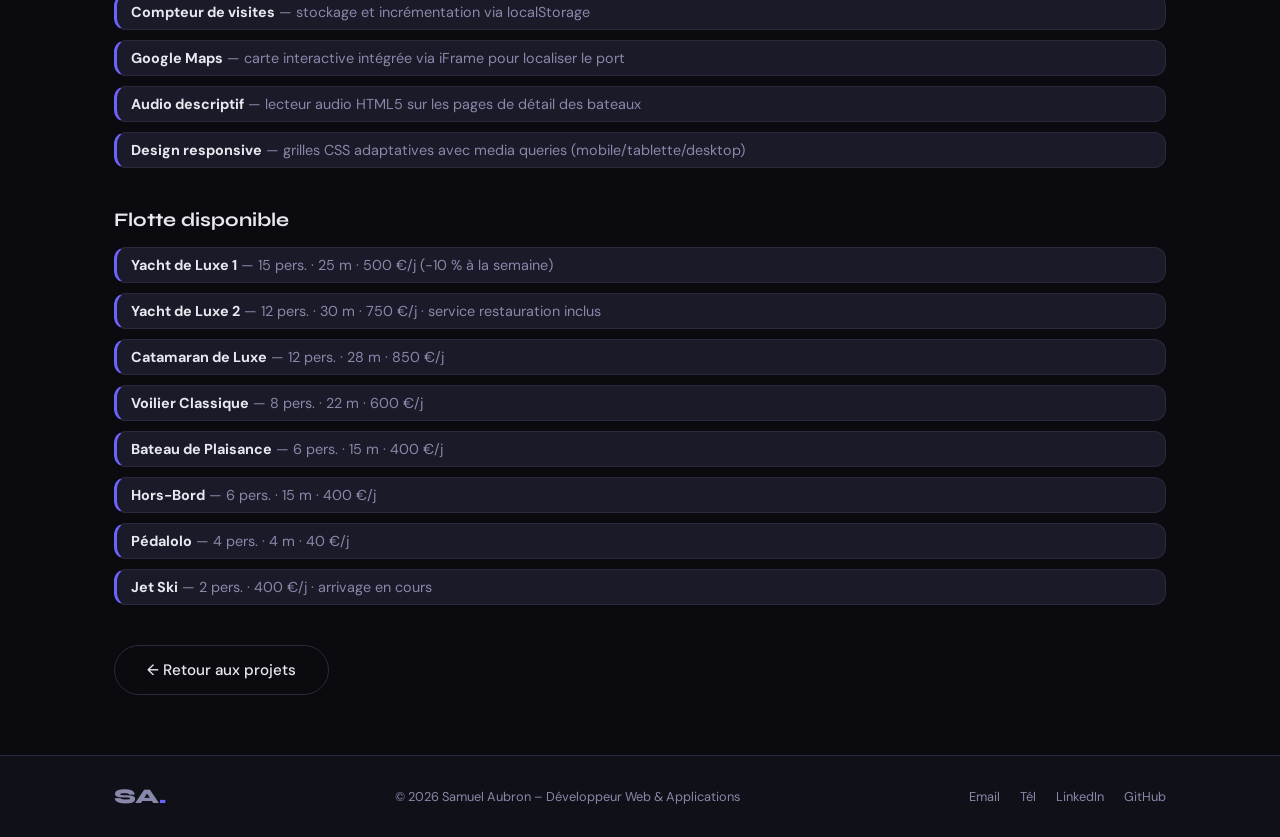
<file: location_de_bateaux.html>
﻿<!DOCTYPE html>
<html lang="fr">
<head>
  <meta charset="UTF-8" />
  <meta name="viewport" content="width=device-width, initial-scale=1.0" />
  <title>AP 1.2 – Location de bateaux · Samuel Aubron</title>
  <link rel="icon" href="assets/icons/favicon.svg" type="image/svg+xml" />
  <link rel="preconnect" href="https://fonts.googleapis.com" />
  <link rel="preconnect" href="https://fonts.gstatic.com" crossorigin />
  <link href="https://fonts.googleapis.com/css2?family=Syne:wght@400;600;700;800&family=DM+Sans:ital,wght@0,300;0,400;0,500;1,300&display=swap" rel="stylesheet" />
  <link rel="stylesheet" href="css/style.css" />
</head>
<body>

<div class="cursor" id="cursor"></div>
<div class="cursor-follower" id="cursorFollower"></div>

<nav class="navbar" id="navbar">
  <a href="index.html" class="nav-logo">SA<span>.</span></a>
  <ul class="nav-links">
    <li><a href="index.html">Accueil</a></li>
    <li><a href="about.html">À propos</a></li>
    <li><a href="skills.html">Compétences</a></li>
    <li><a href="stages.html">Stages</a></li>
    <li><a href="projects.html">Projets</a></li>
    <li><a href="veille.html">Veille</a></li>
    <li><a href="contact.html">Contact</a></li>
  </ul>
  <a href="contact.html" class="nav-cta">Me contacter</a>
  <button class="burger" id="burger" aria-label="Menu"><span></span><span></span><span></span></button>
</nav>
<div class="mobile-menu" id="mobileMenu">
  <ul>
    <li><a href="index.html">Accueil</a></li>
    <li><a href="about.html">À propos</a></li>
    <li><a href="skills.html">Compétences</a></li>
    <li><a href="stages.html">Stages</a></li>
    <li><a href="projects.html">Projets</a></li>
    <li><a href="veille.html">Veille</a></li>
    <li><a href="contact.html">Contact</a></li>
  </ul>
</div>

<div class="page-wrapper">

  <div class="page-hero">
    <div class="container">
      <div class="breadcrumb">
        <a href="index.html">Accueil</a><span>/</span>
        <a href="projects.html">Projets</a><span>/</span>
        <span>AP 1.2</span>
      </div>
      <h1 class="reveal-up">Location de <em>bateaux</em></h1>
      <p class="reveal-up" style="--d:.1s">AP 1.2 · Site web MSN Boats · Les Sables d'Olonne</p>
    </div>
  </div>

  <div class="project-detail">
    <div class="container">
      <div class="project-detail-grid">

        <div>

          <div class="detail-section reveal-up">
            <h2>Présentation du projet</h2>
            <p>
              Dans le cadre de l'AP 1.2 de première année de BTS SIO, nous avons conçu et développé un site web
              complet de location de bateaux pour la société fictive <strong>MSN Boats</strong>, basée au
              port des <strong>Sables d'Olonne (85)</strong>. Le projet a été réalisé en équipe de trois :
              Mathis Rouvreau, Samuel Aubron et Noah Herpin.
            </p>
            <p>
              Le site propose une expérience complète pour les utilisateurs : consultation de la flotte,
              visualisation des tarifs, réservation en ligne et prise de contact, le tout avec une interface
              moderne incluant un effet parallax et une barre de progression au scroll.
            </p>
          </div>

          <div class="detail-section reveal-up" style="--d:.1s">
            <h2>Pages réalisées</h2>
            <ul>
              <li><strong>Accueil</strong> — hero avec effet parallax, section "Qui sommes-nous", témoignages clients, intégration Google Maps, compteur de visites (localStorage)</li>
              <li><strong>Nos bateaux</strong> — catalogue de 8 embarcations (Yacht ×2, Catamaran, Voilier, Bateau de plaisance, Hors-bord, Pédalolo, Jet Ski) avec fiches détaillées</li>
              <li><strong>Tarifs</strong> — grille de prix par embarcation (de 40 €/j pour le pédalolo à 850 €/j pour le catamaran)</li>
              <li><strong>Contact</strong> — formulaire de contact + coordonnées (18 Quai de la Mer, 85100 Les Sables d'Olonne)</li>
              <li><strong>Réservation</strong> — formulaire avec sélection du bateau, date et durée de location</li>
              <li><strong>Pages bateau détaillées</strong> — galerie photos, caractéristiques, description et audio descriptif</li>
            </ul>
          </div>

          <div class="detail-section reveal-up" style="--d:.12s">
            <h2>Ma contribution</h2>
            <p style="color:var(--text-muted); margin-bottom:24px;">
              J'ai personnellement développé deux parties clés du site : la page catalogue de la flotte et les pages de détail de chaque embarcation.
            </p>
            <div class="contrib-screenshots">

              <div class="contrib-screenshot-item">
                <div class="contrib-screenshot-frame">
                  <img src="assets/images/screen_msn_boat_1.png" alt="Page Nos Bateaux – MSN Boats" />
                </div>
                <div class="contrib-screenshot-caption">
                  <span class="contrib-tag">Page catalogue</span>
                  <strong>Nos Bateaux</strong>
                  <p>Affichage de la flotte complète de 8 embarcations avec photos, caractéristiques principales et liens vers les fiches détaillées. Mise en page en grille responsive.</p>
                </div>
              </div>

              <div class="contrib-screenshot-item">
                <div class="contrib-screenshot-frame">
                  <img src="assets/images/screen_msn_boat_2.png" alt="Page détail bateau – MSN Boats" />
                </div>
                <div class="contrib-screenshot-caption">
                  <span class="contrib-tag">Pages détaillées</span>
                  <strong>Fiche individuelle de chaque bateau</strong>
                  <p>Page générée pour chaque embarcation : caractéristiques complètes (capacité, longueur, équipage, équipements, prix/jour), description et lecteur audio HTML5 descriptif.</p>
                </div>
              </div>

            </div>
          </div>

          <div class="detail-section reveal-up" style="--d:.15s">
            <h2>Fonctionnalités techniques</h2>
            <ul>
              <li><strong>Effet parallax</strong> — section hero avec fond fixe en CSS (background-attachment: fixed)</li>
              <li><strong>Barre de progression</strong> — indicateur de scroll en JavaScript mis à jour en temps réel</li>
              <li><strong>Compteur de visites</strong> — stockage et incrémentation via localStorage</li>
              <li><strong>Google Maps</strong> — carte interactive intégrée via iFrame pour localiser le port</li>
              <li><strong>Audio descriptif</strong> — lecteur audio HTML5 sur les pages de détail des bateaux</li>
              <li><strong>Design responsive</strong> — grilles CSS adaptatives avec media queries (mobile/tablette/desktop)</li>
            </ul>
          </div>

          <div class="detail-section reveal-up" style="--d:.2s">
            <h2>Flotte disponible</h2>
            <ul>
              <li><strong>Yacht de Luxe 1</strong> — 15 pers. · 25 m · 500 €/j (−10 % à la semaine)</li>
              <li><strong>Yacht de Luxe 2</strong> — 12 pers. · 30 m · 750 €/j · service restauration inclus</li>
              <li><strong>Catamaran de Luxe</strong> — 12 pers. · 28 m · 850 €/j</li>
              <li><strong>Voilier Classique</strong> — 8 pers. · 22 m · 600 €/j</li>
              <li><strong>Bateau de Plaisance</strong> — 6 pers. · 15 m · 400 €/j</li>
              <li><strong>Hors-Bord</strong> — 6 pers. · 15 m · 400 €/j</li>
              <li><strong>Pédalolo</strong> — 4 pers. · 4 m · 40 €/j</li>
              <li><strong>Jet Ski</strong> — 2 pers. · 400 €/j · arrivage en cours</li>
            </ul>
          </div>

          <div class="reveal-up" style="--d:.25s; margin-top:32px;">
            <a href="projects.html" class="btn-outline">← Retour aux projets</a>
          </div>

        </div>

        <div class="detail-sidebar reveal-up" style="--d:.15s">
          <div class="detail-card">
            <div class="detail-card-title">AP 1.2 — MSN Boats</div>

            <div class="detail-meta">
              <div class="detail-meta-item">
                <span class="detail-meta-icon">📅</span>
                <div>
                  <div class="detail-meta-key">Période</div>
                  <div class="detail-meta-val">1ère année BTS SIO</div>
                </div>
              </div>
              <div class="detail-meta-item">
                <span class="detail-meta-icon">📍</span>
                <div>
                  <div class="detail-meta-key">Contexte fictif</div>
                  <div class="detail-meta-val">Les Sables d'Olonne (85)</div>
                </div>
              </div>
              <div class="detail-meta-item">
                <span class="detail-meta-icon">🏫</span>
                <div>
                  <div class="detail-meta-key">Formation</div>
                  <div class="detail-meta-val">ESUPEC · BTS SIO SLAM</div>
                </div>
              </div>
              <div class="detail-meta-item">
                <span class="detail-meta-icon">👥</span>
                <div>
                  <div class="detail-meta-key">Équipe</div>
                  <div class="detail-meta-val">Mathis Rouvreau<br/>Samuel Aubron<br/>Noah Herpin</div>
                </div>
              </div>
            </div>

            <div class="detail-tags">
              <span class="tag pink">HTML</span>
              <span class="tag pink">CSS</span>
              <span class="tag pink">JavaScript</span>
              <span class="tag">localStorage</span>
              <span class="tag">Google Maps</span>
              <span class="tag">Parallax</span>
            </div>


          </div>
        </div>

      </div>
    </div>
  </div>

</div>

<footer class="footer">
  <div class="container footer-inner">
    <div class="footer-logo">SA<span>.</span></div>
    <p>© 2026 Samuel Aubron – Développeur Web &amp; Applications</p>
    <div class="footer-links">
      <a href="mailto:aubronsamuel06@gmail.com">Email</a>
      <a href="tel:+33787052349">Tél</a>
      <a href="https://www.linkedin.com/in/samuel-aubron-757a1b2b6/" target="_blank" rel="noopener">LinkedIn</a>
      <a href="https://github.com/Samuel240506" target="_blank" rel="noopener">GitHub</a>
    </div>
  </div>
</footer>

<script src="js/main.js"></script>
</body>
</html>
</file>
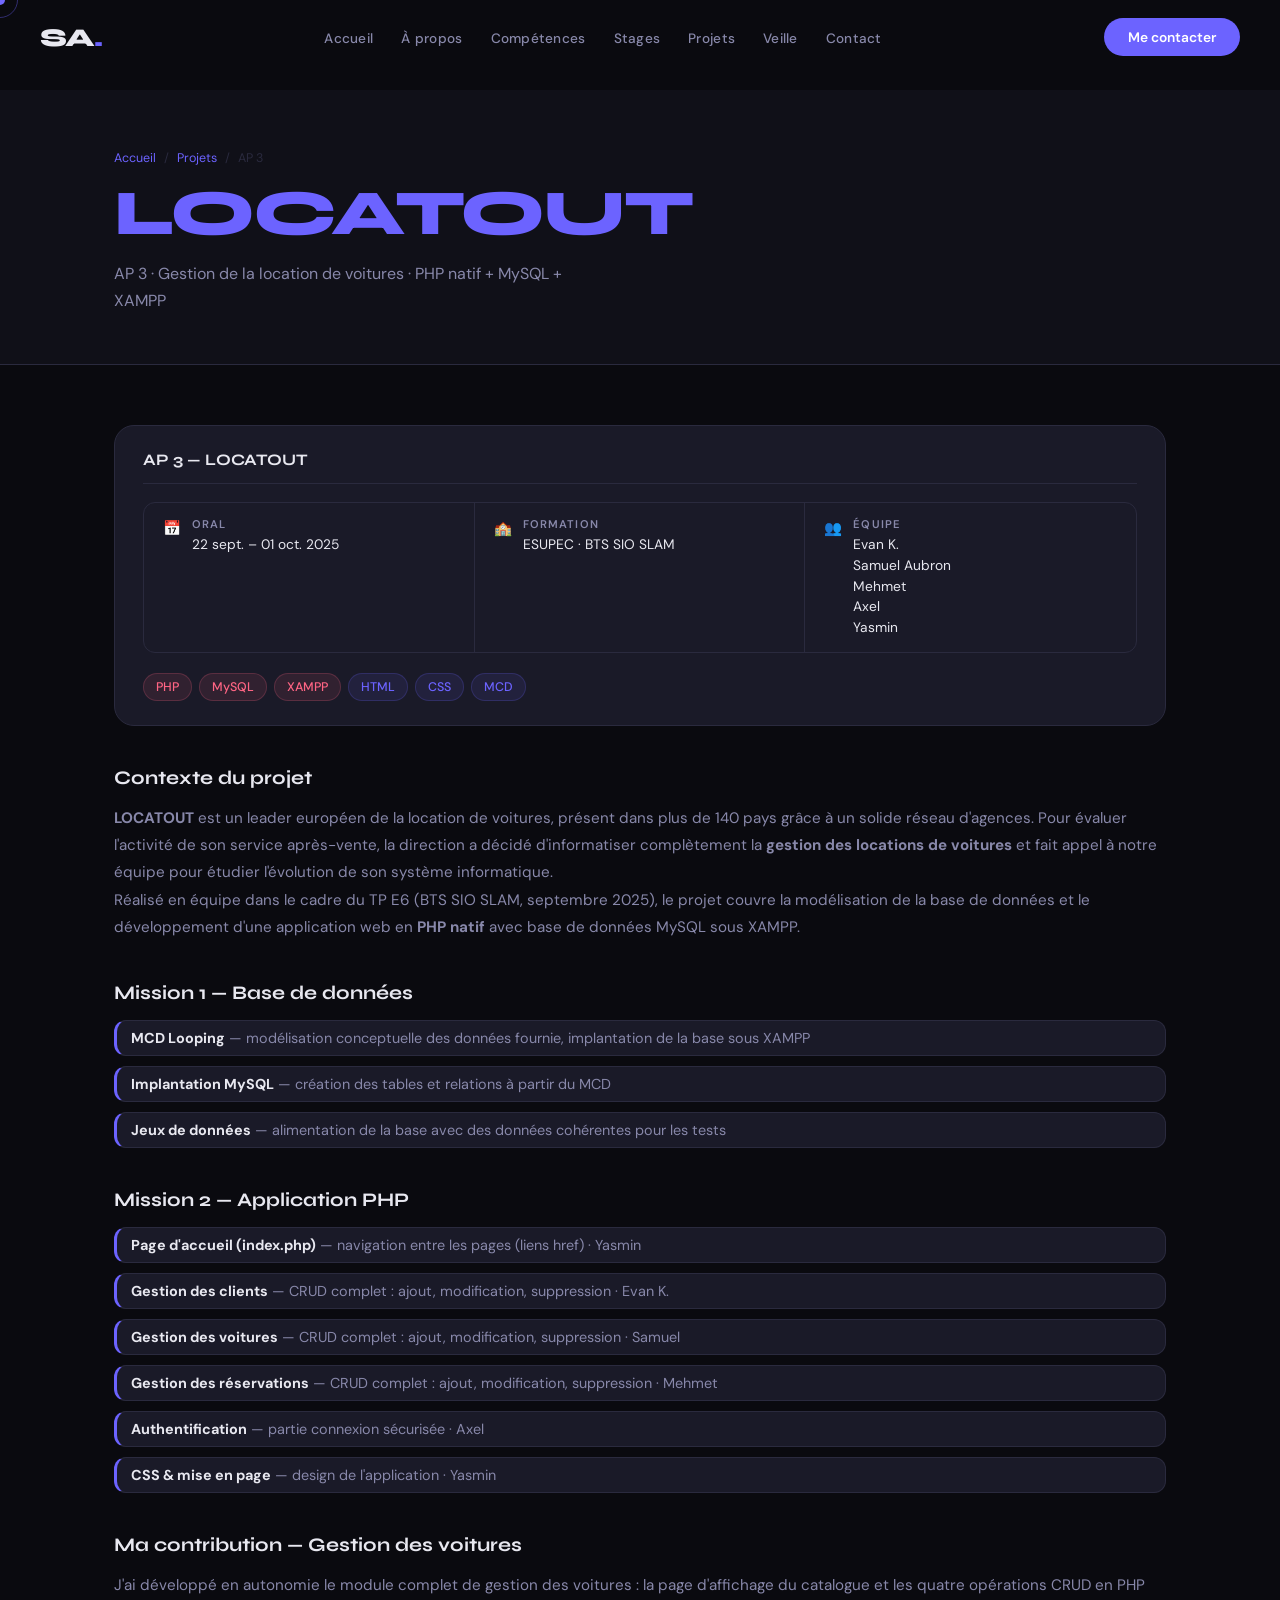
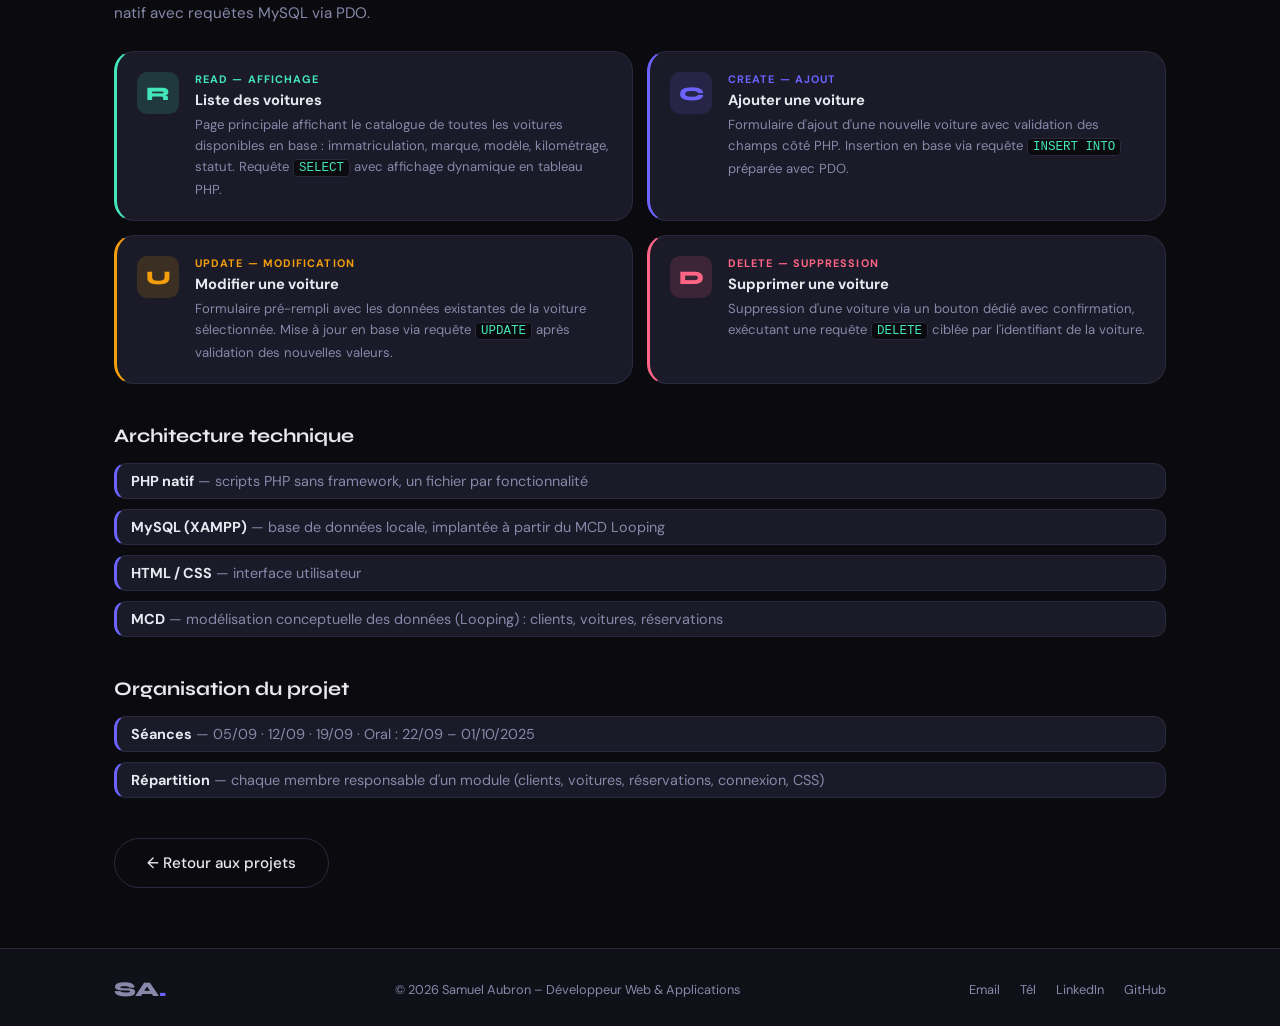
<file: locatout.html>
﻿<!DOCTYPE html>
<html lang="fr">
<head>
  <meta charset="UTF-8" />
  <meta name="viewport" content="width=device-width, initial-scale=1.0" />
  <title>AP 3 – LOCATOUT · Samuel Aubron</title>
  <link rel="icon" href="assets/icons/favicon.svg" type="image/svg+xml" />
  <link rel="preconnect" href="https://fonts.googleapis.com" />
  <link rel="preconnect" href="https://fonts.gstatic.com" crossorigin />
  <link href="https://fonts.googleapis.com/css2?family=Syne:wght@400;600;700;800&family=DM+Sans:ital,wght@0,300;0,400;0,500;1,300&display=swap" rel="stylesheet" />
  <link rel="stylesheet" href="css/style.css" />
</head>
<body>

<div class="cursor" id="cursor"></div>
<div class="cursor-follower" id="cursorFollower"></div>

<nav class="navbar" id="navbar">
  <a href="index.html" class="nav-logo">SA<span>.</span></a>
  <ul class="nav-links">
    <li><a href="index.html">Accueil</a></li>
    <li><a href="about.html">À propos</a></li>
    <li><a href="skills.html">Compétences</a></li>
    <li><a href="stages.html">Stages</a></li>
    <li><a href="projects.html">Projets</a></li>
    <li><a href="veille.html">Veille</a></li>
    <li><a href="contact.html">Contact</a></li>
  </ul>
  <a href="contact.html" class="nav-cta">Me contacter</a>
  <button class="burger" id="burger" aria-label="Menu"><span></span><span></span><span></span></button>
</nav>
<div class="mobile-menu" id="mobileMenu">
  <ul>
    <li><a href="index.html">Accueil</a></li>
    <li><a href="about.html">À propos</a></li>
    <li><a href="skills.html">Compétences</a></li>
    <li><a href="stages.html">Stages</a></li>
    <li><a href="projects.html">Projets</a></li>
    <li><a href="veille.html">Veille</a></li>
    <li><a href="contact.html">Contact</a></li>
  </ul>
</div>

<div class="page-wrapper">

  <div class="page-hero">
    <div class="container">
      <div class="breadcrumb">
        <a href="index.html">Accueil</a><span>/</span>
        <a href="projects.html">Projets</a><span>/</span>
        <span>AP 3</span>
      </div>
      <h1 class="reveal-up"><em>LOCATOUT</em></h1>
      <p class="reveal-up" style="--d:.1s">AP 3 · Gestion de la location de voitures · PHP natif + MySQL + XAMPP</p>
    </div>
  </div>

  <div class="project-detail">
    <div class="container">
      <div class="project-detail-grid">

        <div>

          <div class="detail-section reveal-up">
            <h2>Contexte du projet</h2>
            <p>
              <strong>LOCATOUT</strong> est un leader européen de la location de voitures, présent dans plus de
              140 pays grâce à un solide réseau d'agences. Pour évaluer l'activité de son service après-vente,
              la direction a décidé d'informatiser complètement la <strong>gestion des locations de voitures</strong>
              et fait appel à notre équipe pour étudier l'évolution de son système informatique.
            </p>
            <p>
              Réalisé en équipe dans le cadre du TP E6 (BTS SIO SLAM, septembre 2025), le projet couvre
              la modélisation de la base de données et le développement d'une application web en
              <strong>PHP natif</strong> avec base de données MySQL sous XAMPP.
            </p>
          </div>

          <div class="detail-section reveal-up" style="--d:.1s">
            <h2>Mission 1 — Base de données</h2>
            <ul>
              <li><strong>MCD Looping</strong> — modélisation conceptuelle des données fournie, implantation de la base sous XAMPP</li>
              <li><strong>Implantation MySQL</strong> — création des tables et relations à partir du MCD</li>
              <li><strong>Jeux de données</strong> — alimentation de la base avec des données cohérentes pour les tests</li>
            </ul>
          </div>

          <div class="detail-section reveal-up" style="--d:.15s">
            <h2>Mission 2 — Application PHP</h2>
            <ul>
              <li><strong>Page d'accueil (index.php)</strong> — navigation entre les pages (liens href) · Yasmin</li>
              <li><strong>Gestion des clients</strong> — CRUD complet : ajout, modification, suppression · Evan K.</li>
              <li><strong>Gestion des voitures</strong> — CRUD complet : ajout, modification, suppression · Samuel</li>
              <li><strong>Gestion des réservations</strong> — CRUD complet : ajout, modification, suppression · Mehmet</li>
              <li><strong>Authentification</strong> — partie connexion sécurisée · Axel</li>
              <li><strong>CSS &amp; mise en page</strong> — design de l'application · Yasmin</li>
            </ul>
          </div>

          <div class="detail-section reveal-up" style="--d:.18s">
            <h2>Ma contribution — Gestion des voitures</h2>
            <p style="color:var(--text-muted); margin-bottom:24px;">
              J'ai développé en autonomie le module complet de gestion des voitures : la page d'affichage du catalogue et les quatre opérations CRUD en PHP natif avec requêtes MySQL via PDO.
            </p>
            <div class="crud-grid">

              <div class="crud-card crud-read">
                <div class="crud-letter">R</div>
                <div class="crud-content">
                  <div class="crud-op">Read — Affichage</div>
                  <strong>Liste des voitures</strong>
                  <p>Page principale affichant le catalogue de toutes les voitures disponibles en base : immatriculation, marque, modèle, kilométrage, statut. Requête <code>SELECT</code> avec affichage dynamique en tableau PHP.</p>
                </div>
              </div>

              <div class="crud-card crud-create">
                <div class="crud-letter">C</div>
                <div class="crud-content">
                  <div class="crud-op">Create — Ajout</div>
                  <strong>Ajouter une voiture</strong>
                  <p>Formulaire d'ajout d'une nouvelle voiture avec validation des champs côté PHP. Insertion en base via requête <code>INSERT INTO</code> préparée avec PDO.</p>
                </div>
              </div>

              <div class="crud-card crud-update">
                <div class="crud-letter">U</div>
                <div class="crud-content">
                  <div class="crud-op">Update — Modification</div>
                  <strong>Modifier une voiture</strong>
                  <p>Formulaire pré-rempli avec les données existantes de la voiture sélectionnée. Mise à jour en base via requête <code>UPDATE</code> après validation des nouvelles valeurs.</p>
                </div>
              </div>

              <div class="crud-card crud-delete">
                <div class="crud-letter">D</div>
                <div class="crud-content">
                  <div class="crud-op">Delete — Suppression</div>
                  <strong>Supprimer une voiture</strong>
                  <p>Suppression d'une voiture via un bouton dédié avec confirmation, exécutant une requête <code>DELETE</code> ciblée par l'identifiant de la voiture.</p>
                </div>
              </div>

            </div>
          </div>

          <div class="detail-section reveal-up" style="--d:.2s">
            <h2>Architecture technique</h2>
            <ul>
              <li><strong>PHP natif</strong> — scripts PHP sans framework, un fichier par fonctionnalité</li>
              <li><strong>MySQL (XAMPP)</strong> — base de données locale, implantée à partir du MCD Looping</li>
              <li><strong>HTML / CSS</strong> — interface utilisateur</li>
              <li><strong>MCD</strong> — modélisation conceptuelle des données (Looping) : clients, voitures, réservations</li>
            </ul>
          </div>

          <div class="detail-section reveal-up" style="--d:.25s">
            <h2>Organisation du projet</h2>
            <ul>
              <li><strong>Séances</strong> — 05/09 · 12/09 · 19/09 · Oral : 22/09 – 01/10/2025</li>
              <li><strong>Répartition</strong> — chaque membre responsable d'un module (clients, voitures, réservations, connexion, CSS)</li>
            </ul>
          </div>

          <div class="reveal-up" style="--d:.3s; margin-top:32px;">
            <a href="projects.html" class="btn-outline">← Retour aux projets</a>
          </div>

        </div>

        <div class="detail-sidebar reveal-up" style="--d:.15s">
          <div class="detail-card">
            <div class="detail-card-title">AP 3 — LOCATOUT</div>

            <div class="detail-meta">
              <div class="detail-meta-item">
                <span class="detail-meta-icon">📅</span>
                <div>
                  <div class="detail-meta-key">Oral</div>
                  <div class="detail-meta-val">22 sept. – 01 oct. 2025</div>
                </div>
              </div>
              <div class="detail-meta-item">
                <span class="detail-meta-icon">🏫</span>
                <div>
                  <div class="detail-meta-key">Formation</div>
                  <div class="detail-meta-val">ESUPEC · BTS SIO SLAM</div>
                </div>
              </div>
              <div class="detail-meta-item">
                <span class="detail-meta-icon">👥</span>
                <div>
                  <div class="detail-meta-key">Équipe</div>
                  <div class="detail-meta-val">Evan K.<br/>Samuel Aubron<br/>Mehmet<br/>Axel<br/>Yasmin</div>
                </div>
              </div>
            </div>

            <div class="detail-tags">
              <span class="tag pink">PHP</span>
              <span class="tag pink">MySQL</span>
              <span class="tag pink">XAMPP</span>
              <span class="tag">HTML</span>
              <span class="tag">CSS</span>
              <span class="tag">MCD</span>
            </div>


          </div>
        </div>

      </div>
    </div>
  </div>

</div>

<footer class="footer">
  <div class="container footer-inner">
    <div class="footer-logo">SA<span>.</span></div>
    <p>© 2026 Samuel Aubron – Développeur Web &amp; Applications</p>
    <div class="footer-links">
      <a href="mailto:aubronsamuel06@gmail.com">Email</a>
      <a href="tel:+33787052349">Tél</a>
      <a href="https://www.linkedin.com/in/samuel-aubron-757a1b2b6/" target="_blank" rel="noopener">LinkedIn</a>
      <a href="https://github.com/Samuel240506" target="_blank" rel="noopener">GitHub</a>
    </div>
  </div>
</footer>

<script src="js/main.js"></script>
</body>
</html>
</file>
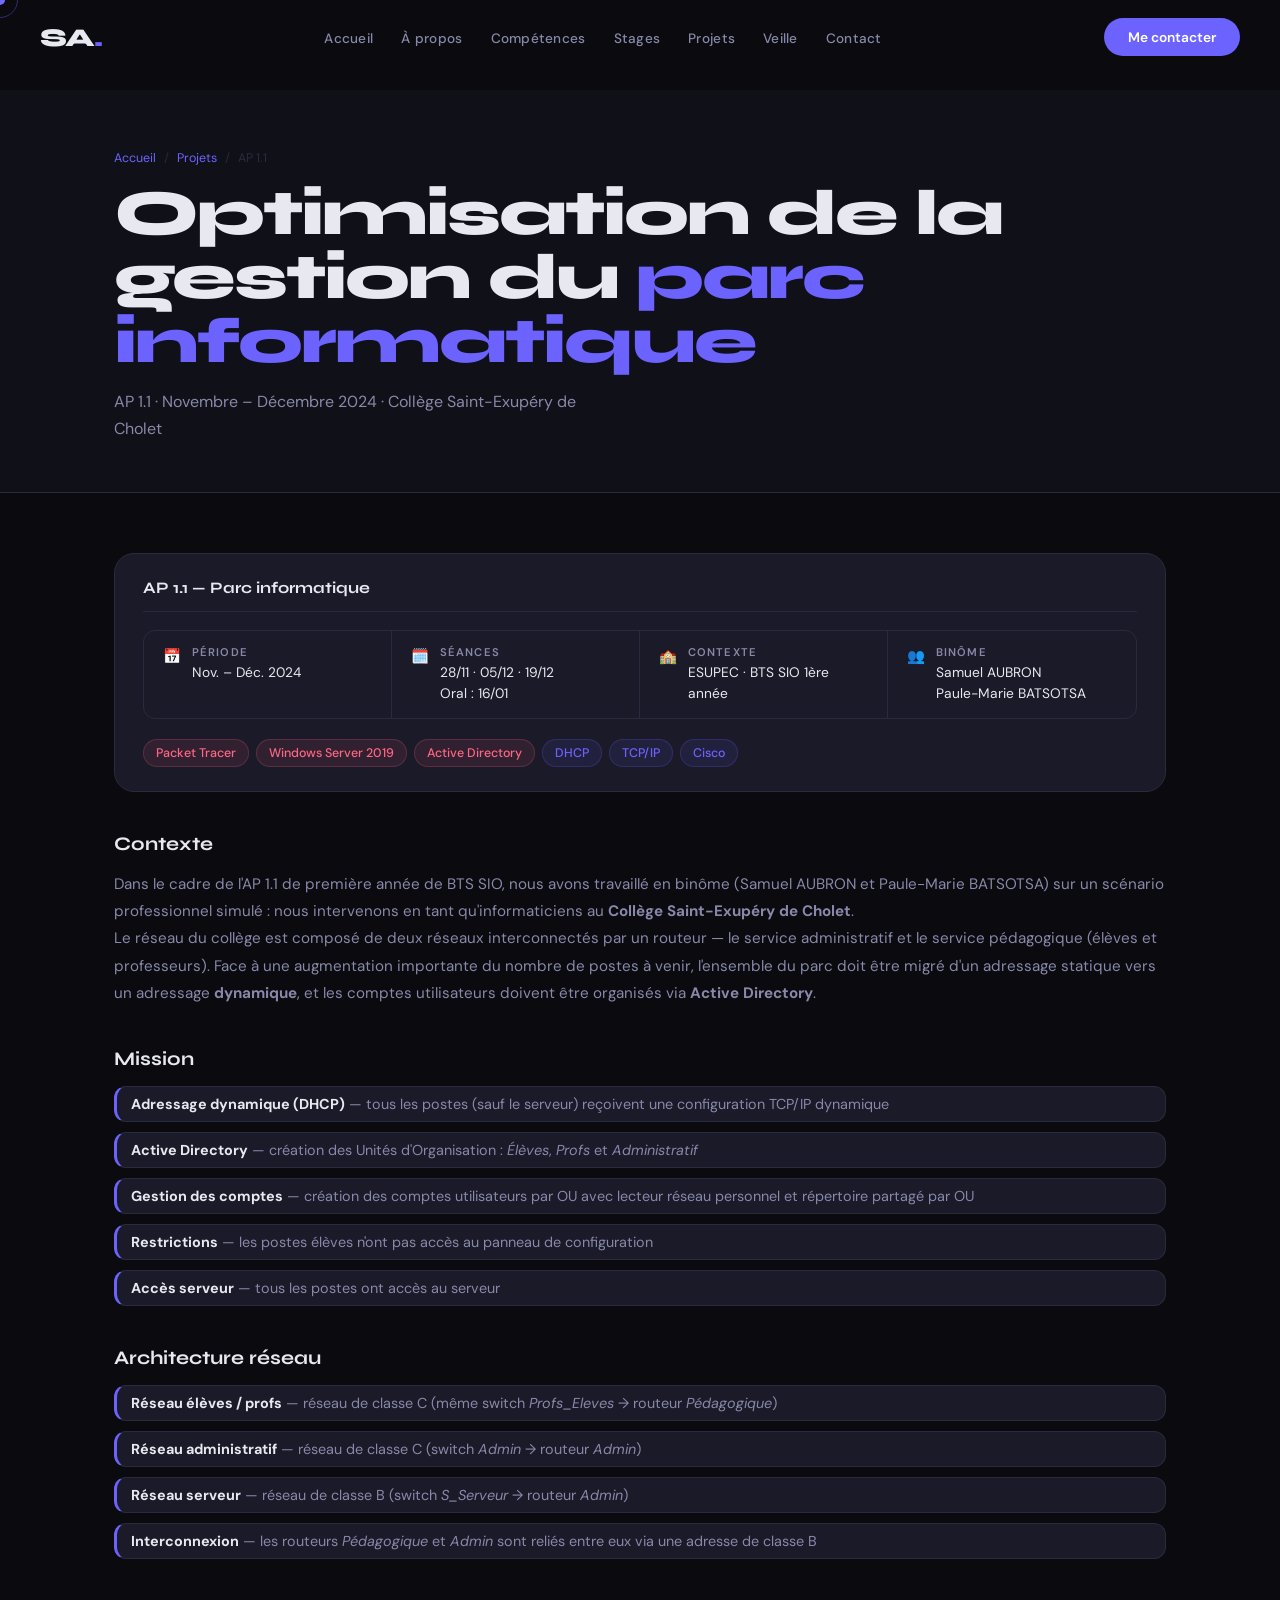
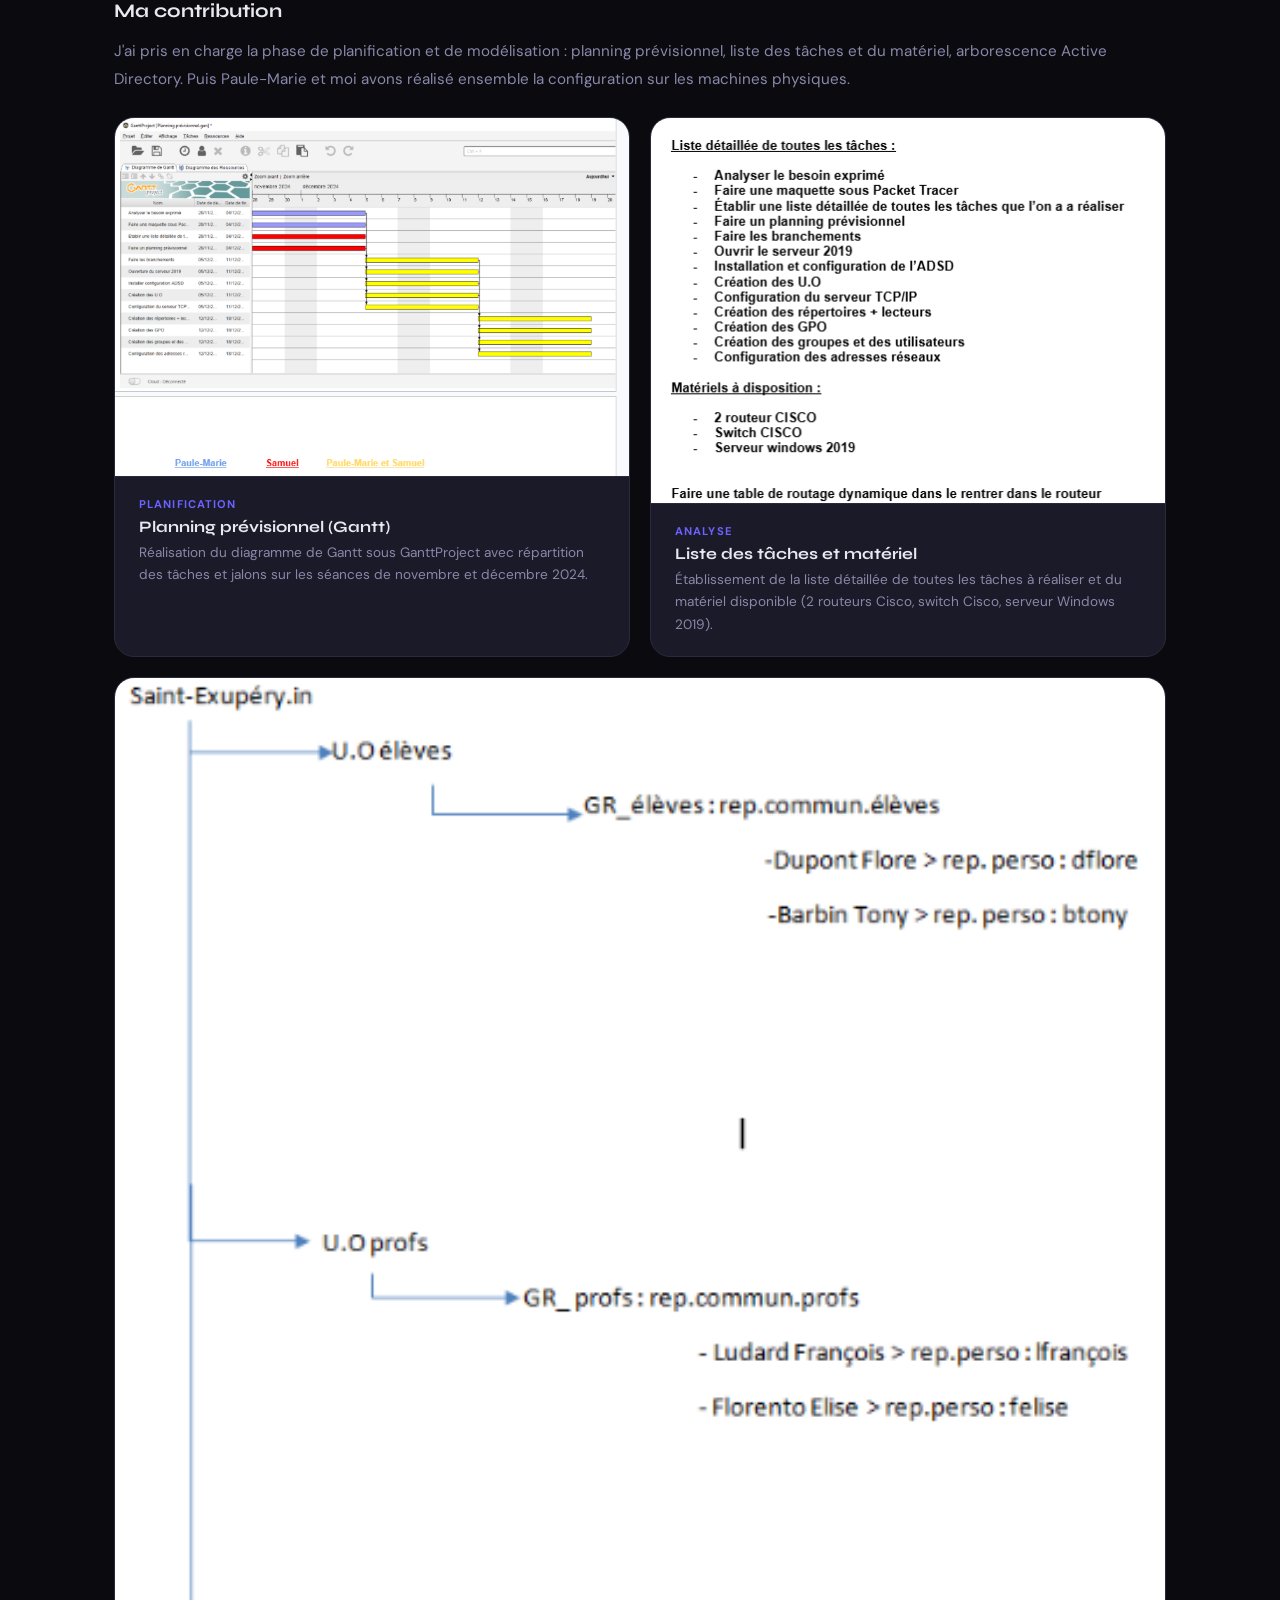
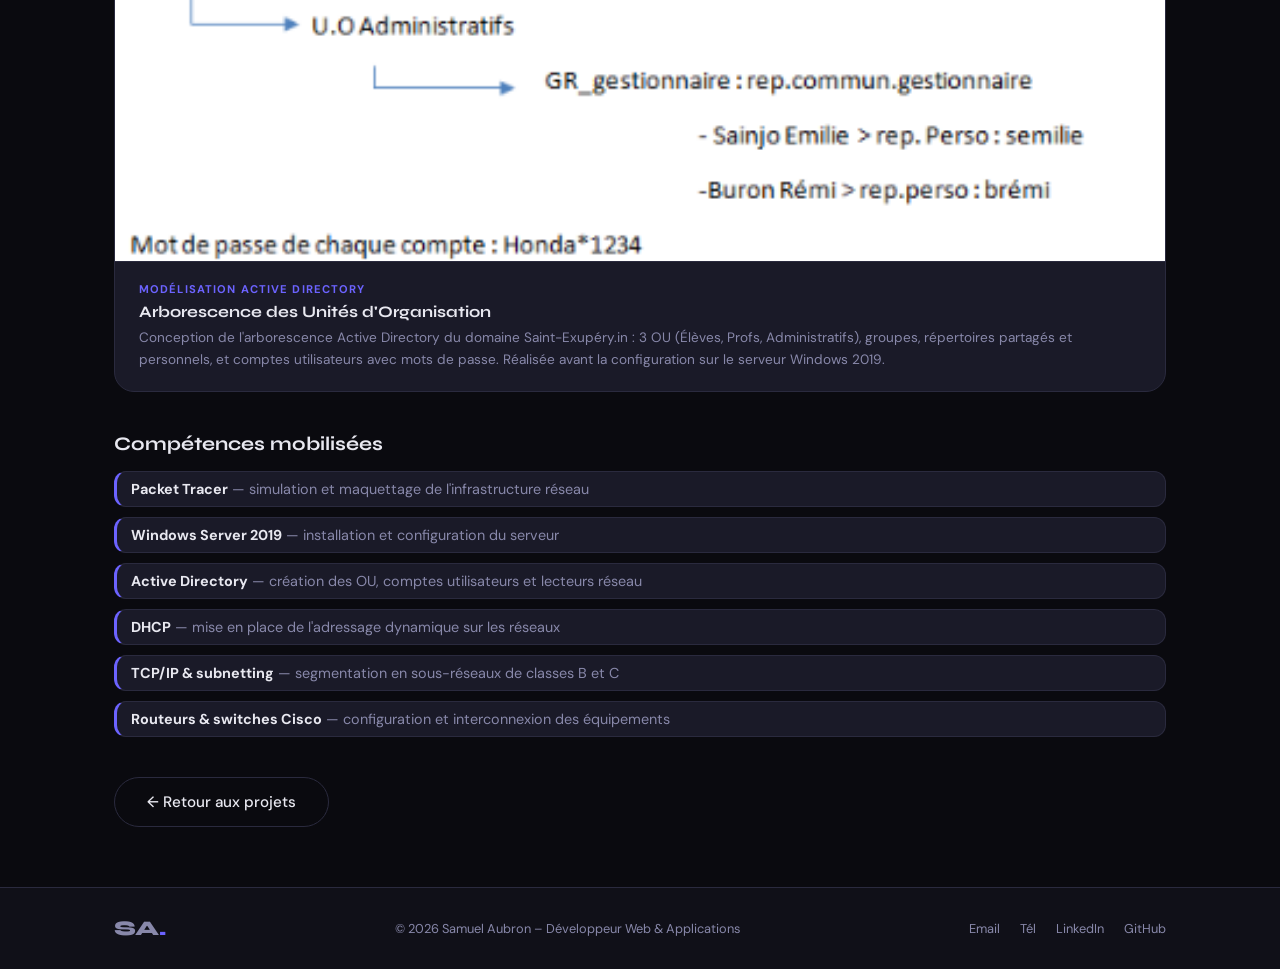
<file: optimisation_de_la_gestion_du_parc_informatique.html>
﻿<!DOCTYPE html>
<html lang="fr">
<head>
  <meta charset="UTF-8" />
  <meta name="viewport" content="width=device-width, initial-scale=1.0" />
  <title>AP 1.1 – Optimisation du parc informatique · Samuel Aubron</title>
  <link rel="icon" href="assets/icons/favicon.svg" type="image/svg+xml" />
  <link rel="preconnect" href="https://fonts.googleapis.com" />
  <link rel="preconnect" href="https://fonts.gstatic.com" crossorigin />
  <link href="https://fonts.googleapis.com/css2?family=Syne:wght@400;600;700;800&family=DM+Sans:ital,wght@0,300;0,400;0,500;1,300&display=swap" rel="stylesheet" />
  <link rel="stylesheet" href="css/style.css" />
</head>
<body>

<div class="cursor" id="cursor"></div>
<div class="cursor-follower" id="cursorFollower"></div>

<nav class="navbar" id="navbar">
  <a href="index.html" class="nav-logo">SA<span>.</span></a>
  <ul class="nav-links">
    <li><a href="index.html">Accueil</a></li>
    <li><a href="about.html">À propos</a></li>
    <li><a href="skills.html">Compétences</a></li>
    <li><a href="stages.html">Stages</a></li>
    <li><a href="projects.html">Projets</a></li>
    <li><a href="veille.html">Veille</a></li>
    <li><a href="contact.html">Contact</a></li>
  </ul>
  <a href="contact.html" class="nav-cta">Me contacter</a>
  <button class="burger" id="burger" aria-label="Menu"><span></span><span></span><span></span></button>
</nav>
<div class="mobile-menu" id="mobileMenu">
  <ul>
    <li><a href="index.html">Accueil</a></li>
    <li><a href="about.html">À propos</a></li>
    <li><a href="skills.html">Compétences</a></li>
    <li><a href="stages.html">Stages</a></li>
    <li><a href="projects.html">Projets</a></li>
    <li><a href="veille.html">Veille</a></li>
    <li><a href="contact.html">Contact</a></li>
  </ul>
</div>

<div class="page-wrapper">

  <div class="page-hero">
    <div class="container">
      <div class="breadcrumb">
        <a href="index.html">Accueil</a><span>/</span>
        <a href="projects.html">Projets</a><span>/</span>
        <span>AP 1.1</span>
      </div>
      <h1 class="reveal-up">Optimisation de la gestion du <em>parc informatique</em></h1>
      <p class="reveal-up" style="--d:.1s">AP 1.1 · Novembre – Décembre 2024 · Collège Saint-Exupéry de Cholet</p>
    </div>
  </div>

  <div class="project-detail">
    <div class="container">
      <div class="project-detail-grid">

        <div>

          <div class="detail-section reveal-up">
            <h2>Contexte</h2>
            <p>
              Dans le cadre de l'AP 1.1 de première année de BTS SIO, nous avons travaillé en binôme (Samuel AUBRON
              et Paule-Marie BATSOTSA) sur un scénario professionnel simulé : nous intervenons en tant qu'informaticiens
              au <strong>Collège Saint-Exupéry de Cholet</strong>.
            </p>
            <p>
              Le réseau du collège est composé de deux réseaux interconnectés par un routeur — le service administratif
              et le service pédagogique (élèves et professeurs). Face à une augmentation importante du nombre de postes
              à venir, l'ensemble du parc doit être migré d'un adressage statique vers un adressage <strong>dynamique</strong>,
              et les comptes utilisateurs doivent être organisés via <strong>Active Directory</strong>.
            </p>
          </div>

          <div class="detail-section reveal-up" style="--d:.1s">
            <h2>Mission</h2>
            <ul>
              <li><strong>Adressage dynamique (DHCP)</strong> — tous les postes (sauf le serveur) reçoivent une configuration TCP/IP dynamique</li>
              <li><strong>Active Directory</strong> — création des Unités d'Organisation : <em>Élèves</em>, <em>Profs</em> et <em>Administratif</em></li>
              <li><strong>Gestion des comptes</strong> — création des comptes utilisateurs par OU avec lecteur réseau personnel et répertoire partagé par OU</li>
              <li><strong>Restrictions</strong> — les postes élèves n'ont pas accès au panneau de configuration</li>
              <li><strong>Accès serveur</strong> — tous les postes ont accès au serveur</li>
            </ul>
          </div>

          <div class="detail-section reveal-up" style="--d:.15s">
            <h2>Architecture réseau</h2>
            <ul>
              <li><strong>Réseau élèves / profs</strong> — réseau de classe C (même switch <em>Profs_Eleves</em> → routeur <em>Pédagogique</em>)</li>
              <li><strong>Réseau administratif</strong> — réseau de classe C (switch <em>Admin</em> → routeur <em>Admin</em>)</li>
              <li><strong>Réseau serveur</strong> — réseau de classe B (switch <em>S_Serveur</em> → routeur <em>Admin</em>)</li>
              <li><strong>Interconnexion</strong> — les routeurs <em>Pédagogique</em> et <em>Admin</em> sont reliés entre eux via une adresse de classe B</li>
            </ul>
          </div>

          <div class="detail-section reveal-up" style="--d:.18s">
            <h2>Ma contribution</h2>
            <p style="color:var(--text-muted); margin-bottom:24px;">
              J'ai pris en charge la phase de planification et de modélisation : planning prévisionnel, liste des tâches et du matériel, arborescence Active Directory. Puis Paule-Marie et moi avons réalisé ensemble la configuration sur les machines physiques.
            </p>

            <div class="contrib-grid-2" style="margin-bottom:20px;">

              <div class="contrib-screenshot-item">
                <div class="contrib-screenshot-frame">
                  <img src="assets/images/planning_previsionnel_parc_info.png" alt="Planning prévisionnel – AP 1.1 Parc informatique" />
                </div>
                <div class="contrib-screenshot-caption">
                  <span class="contrib-tag">Planification</span>
                  <strong>Planning prévisionnel (Gantt)</strong>
                  <p>Réalisation du diagramme de Gantt sous GanttProject avec répartition des tâches et jalons sur les séances de novembre et décembre 2024.</p>
                </div>
              </div>

              <div class="contrib-screenshot-item">
                <div class="contrib-screenshot-frame">
                  <img src="assets/images/liste_taches_parc_info.png" alt="Liste des tâches et matériel – AP 1.1 Parc informatique" />
                </div>
                <div class="contrib-screenshot-caption">
                  <span class="contrib-tag">Analyse</span>
                  <strong>Liste des tâches et matériel</strong>
                  <p>Établissement de la liste détaillée de toutes les tâches à réaliser et du matériel disponible (2 routeurs Cisco, switch Cisco, serveur Windows 2019).</p>
                </div>
              </div>

            </div>

            <div class="contrib-screenshot-item">
              <div class="contrib-screenshot-frame">
                <img src="assets/images/arborescence_parc_info.png" alt="Arborescence Active Directory – AP 1.1 Parc informatique" />
              </div>
              <div class="contrib-screenshot-caption">
                <span class="contrib-tag">Modélisation Active Directory</span>
                <strong>Arborescence des Unités d'Organisation</strong>
                <p>Conception de l'arborescence Active Directory du domaine Saint-Exupéry.in : 3 OU (Élèves, Profs, Administratifs), groupes, répertoires partagés et personnels, et comptes utilisateurs avec mots de passe. Réalisée avant la configuration sur le serveur Windows 2019.</p>
              </div>
            </div>

          </div>

          <div class="detail-section reveal-up" style="--d:.2s">
            <h2>Compétences mobilisées</h2>
            <ul>
              <li><strong>Packet Tracer</strong> — simulation et maquettage de l'infrastructure réseau</li>
              <li><strong>Windows Server 2019</strong> — installation et configuration du serveur</li>
              <li><strong>Active Directory</strong> — création des OU, comptes utilisateurs et lecteurs réseau</li>
              <li><strong>DHCP</strong> — mise en place de l'adressage dynamique sur les réseaux</li>
              <li><strong>TCP/IP & subnetting</strong> — segmentation en sous-réseaux de classes B et C</li>
              <li><strong>Routeurs & switches Cisco</strong> — configuration et interconnexion des équipements</li>
            </ul>
          </div>

          <div class="reveal-up" style="--d:.25s; margin-top:32px;">
            <a href="projects.html" class="btn-outline">← Retour aux projets</a>
          </div>

        </div>

        <div class="detail-sidebar reveal-up" style="--d:.15s">
          <div class="detail-card">
            <div class="detail-card-title">AP 1.1 — Parc informatique</div>

            <div class="detail-meta">
              <div class="detail-meta-item">
                <span class="detail-meta-icon">📅</span>
                <div>
                  <div class="detail-meta-key">Période</div>
                  <div class="detail-meta-val">Nov. – Déc. 2024</div>
                </div>
              </div>
              <div class="detail-meta-item">
                <span class="detail-meta-icon">🗓️</span>
                <div>
                  <div class="detail-meta-key">Séances</div>
                  <div class="detail-meta-val">28/11 · 05/12 · 19/12<br/>Oral : 16/01</div>
                </div>
              </div>
              <div class="detail-meta-item">
                <span class="detail-meta-icon">🏫</span>
                <div>
                  <div class="detail-meta-key">Contexte</div>
                  <div class="detail-meta-val">ESUPEC · BTS SIO 1ère année</div>
                </div>
              </div>
              <div class="detail-meta-item">
                <span class="detail-meta-icon">👥</span>
                <div>
                  <div class="detail-meta-key">Binôme</div>
                  <div class="detail-meta-val">Samuel AUBRON<br/>Paule-Marie BATSOTSA</div>
                </div>
              </div>
            </div>

            <div class="detail-tags">
              <span class="tag pink">Packet Tracer</span>
              <span class="tag pink">Windows Server 2019</span>
              <span class="tag pink">Active Directory</span>
              <span class="tag">DHCP</span>
              <span class="tag">TCP/IP</span>
              <span class="tag">Cisco</span>
            </div>


          </div>
        </div>

      </div>
    </div>
  </div>

</div>

<footer class="footer">
  <div class="container footer-inner">
    <div class="footer-logo">SA<span>.</span></div>
    <p>© 2026 Samuel Aubron – Développeur Web &amp; Applications</p>
    <div class="footer-links">
      <a href="mailto:aubronsamuel06@gmail.com">Email</a>
      <a href="tel:+33787052349">Tél</a>
      <a href="https://www.linkedin.com/in/samuel-aubron-757a1b2b6/" target="_blank" rel="noopener">LinkedIn</a>
      <a href="https://github.com/Samuel240506" target="_blank" rel="noopener">GitHub</a>
    </div>
  </div>
</footer>

<script src="js/main.js"></script>
</body>
</html>
</file>
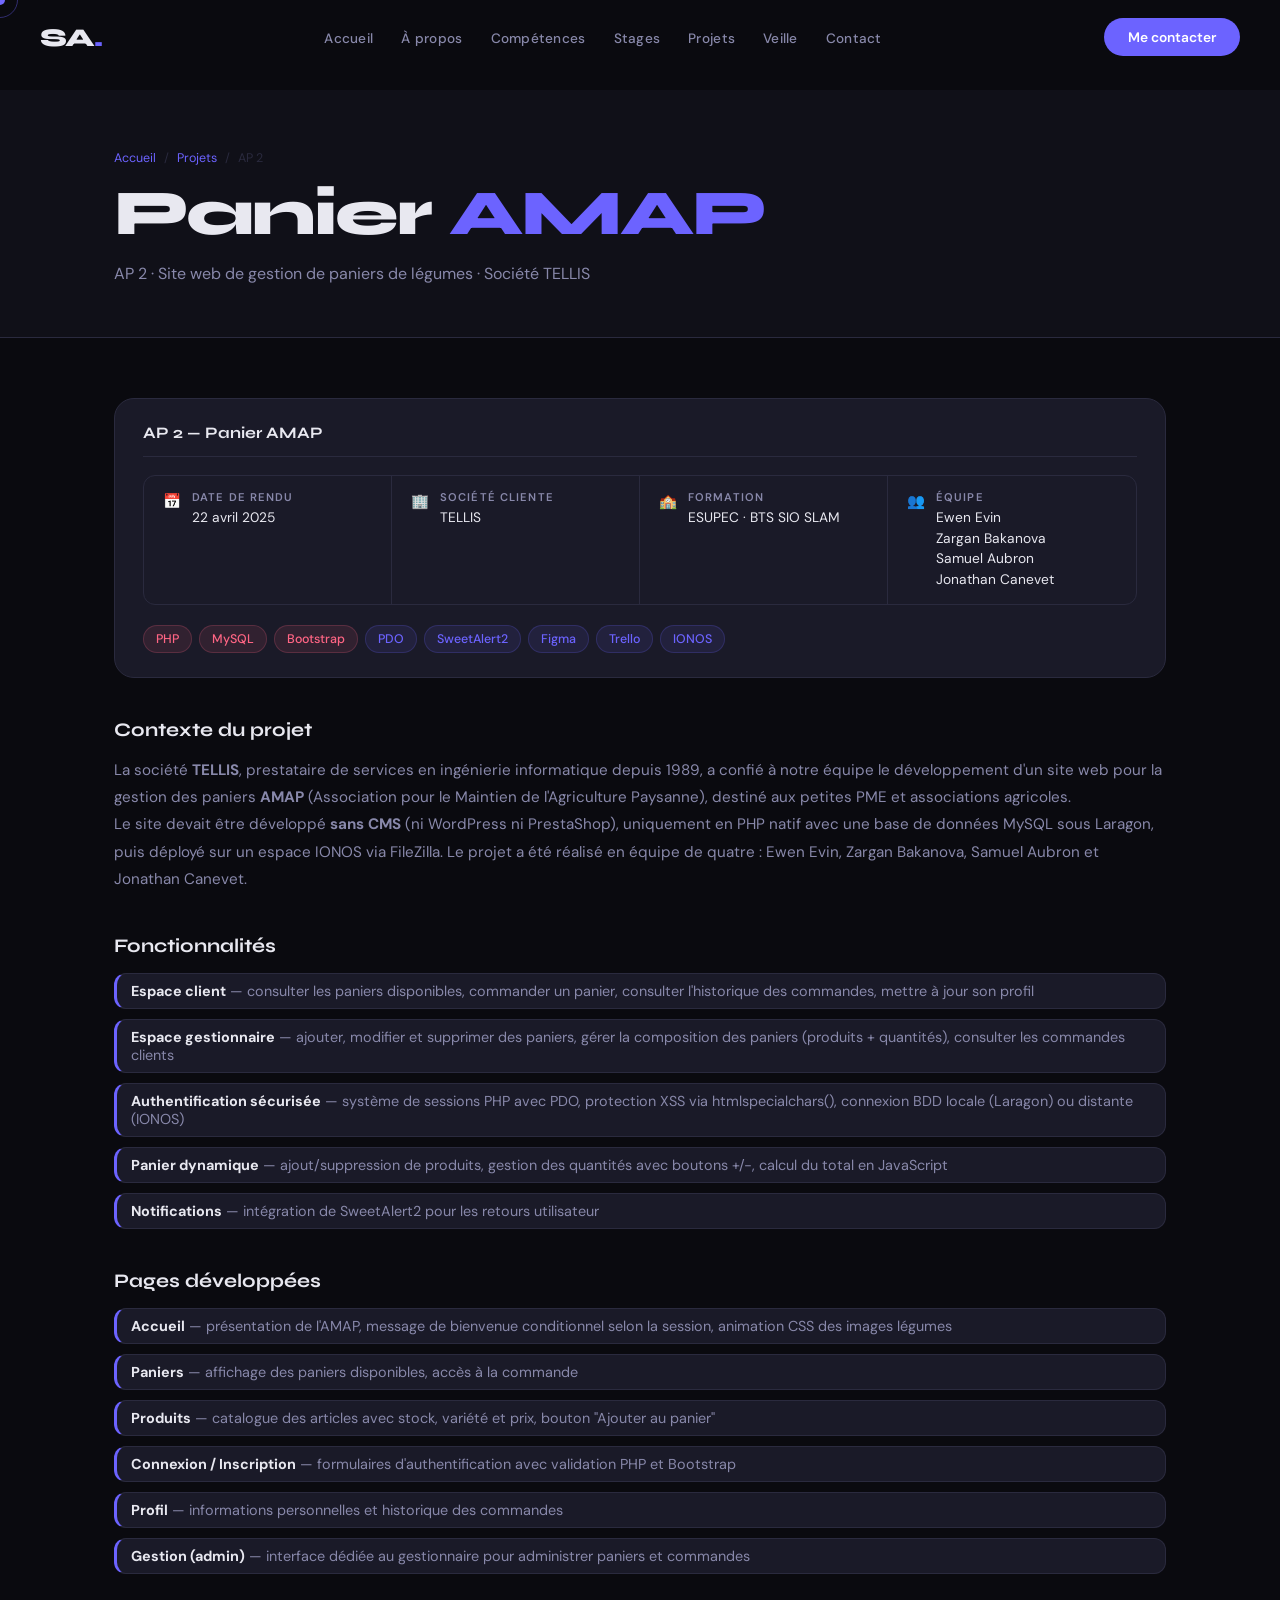
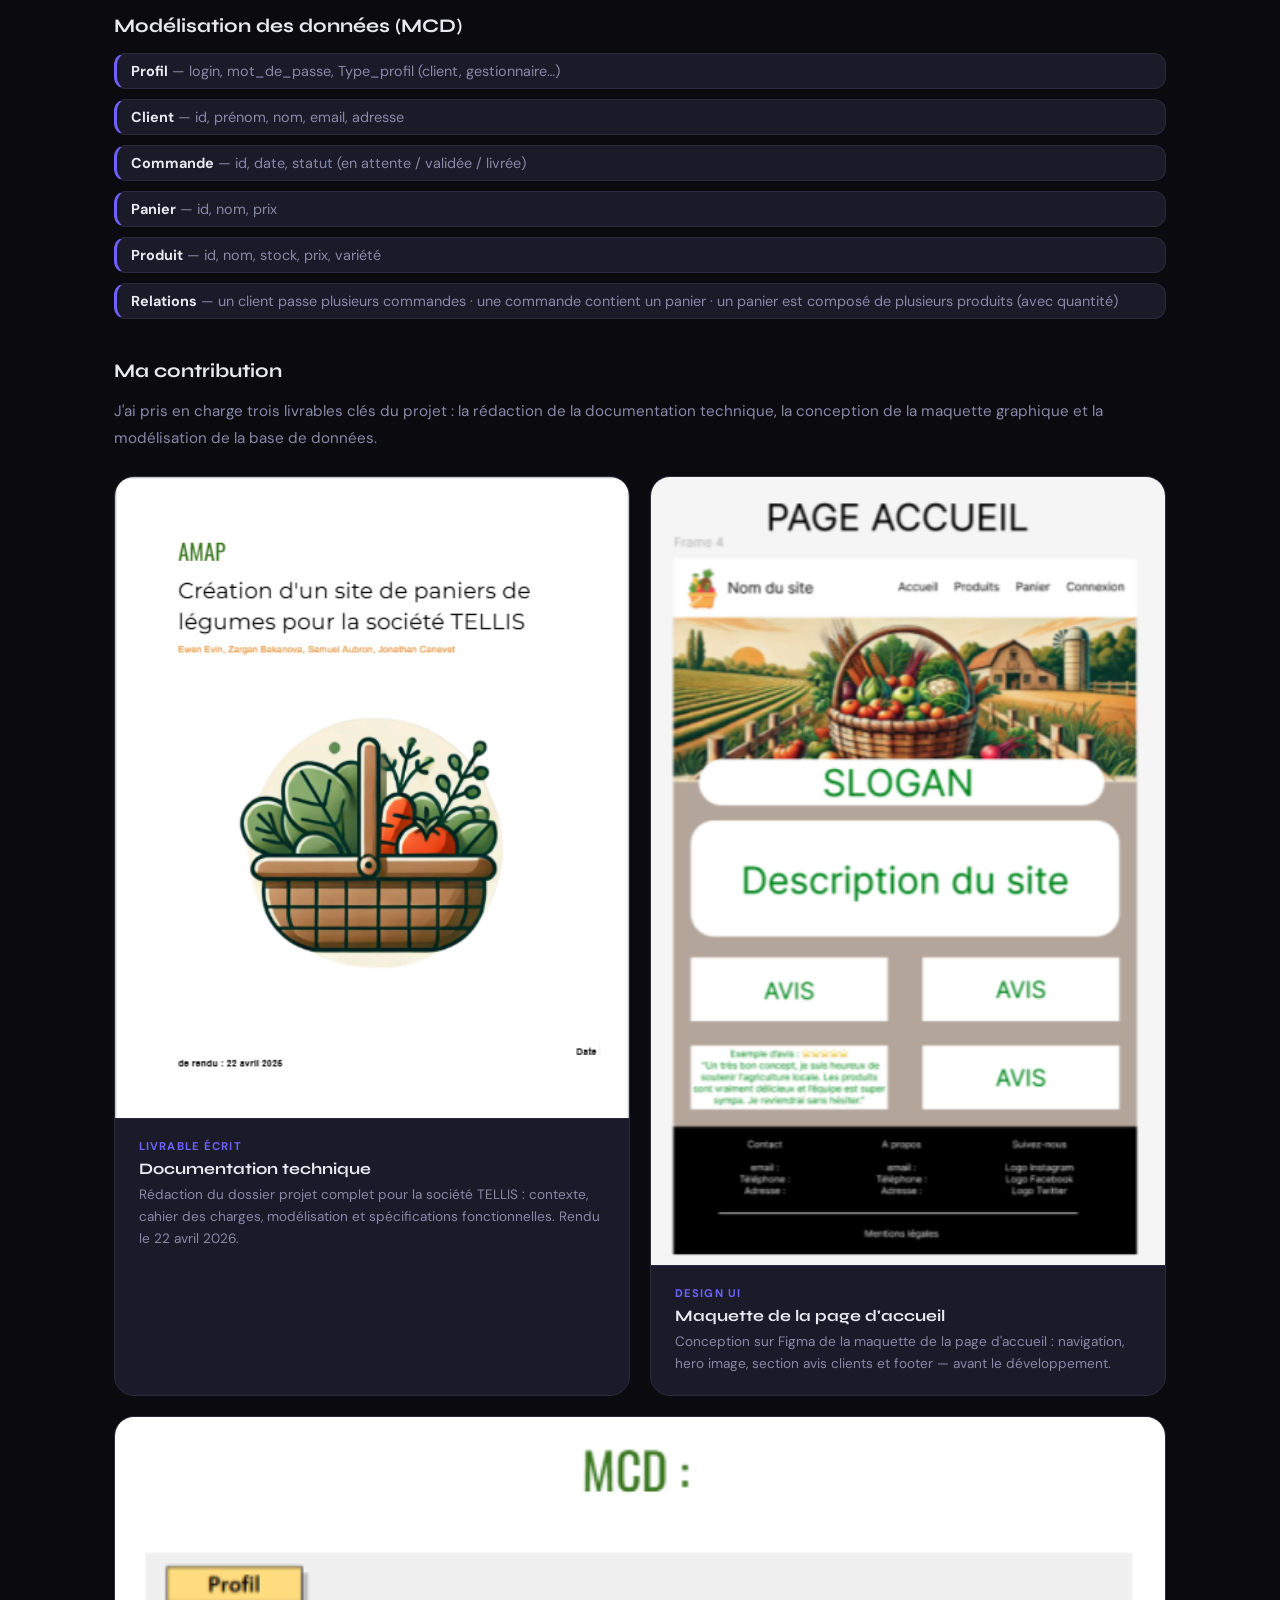
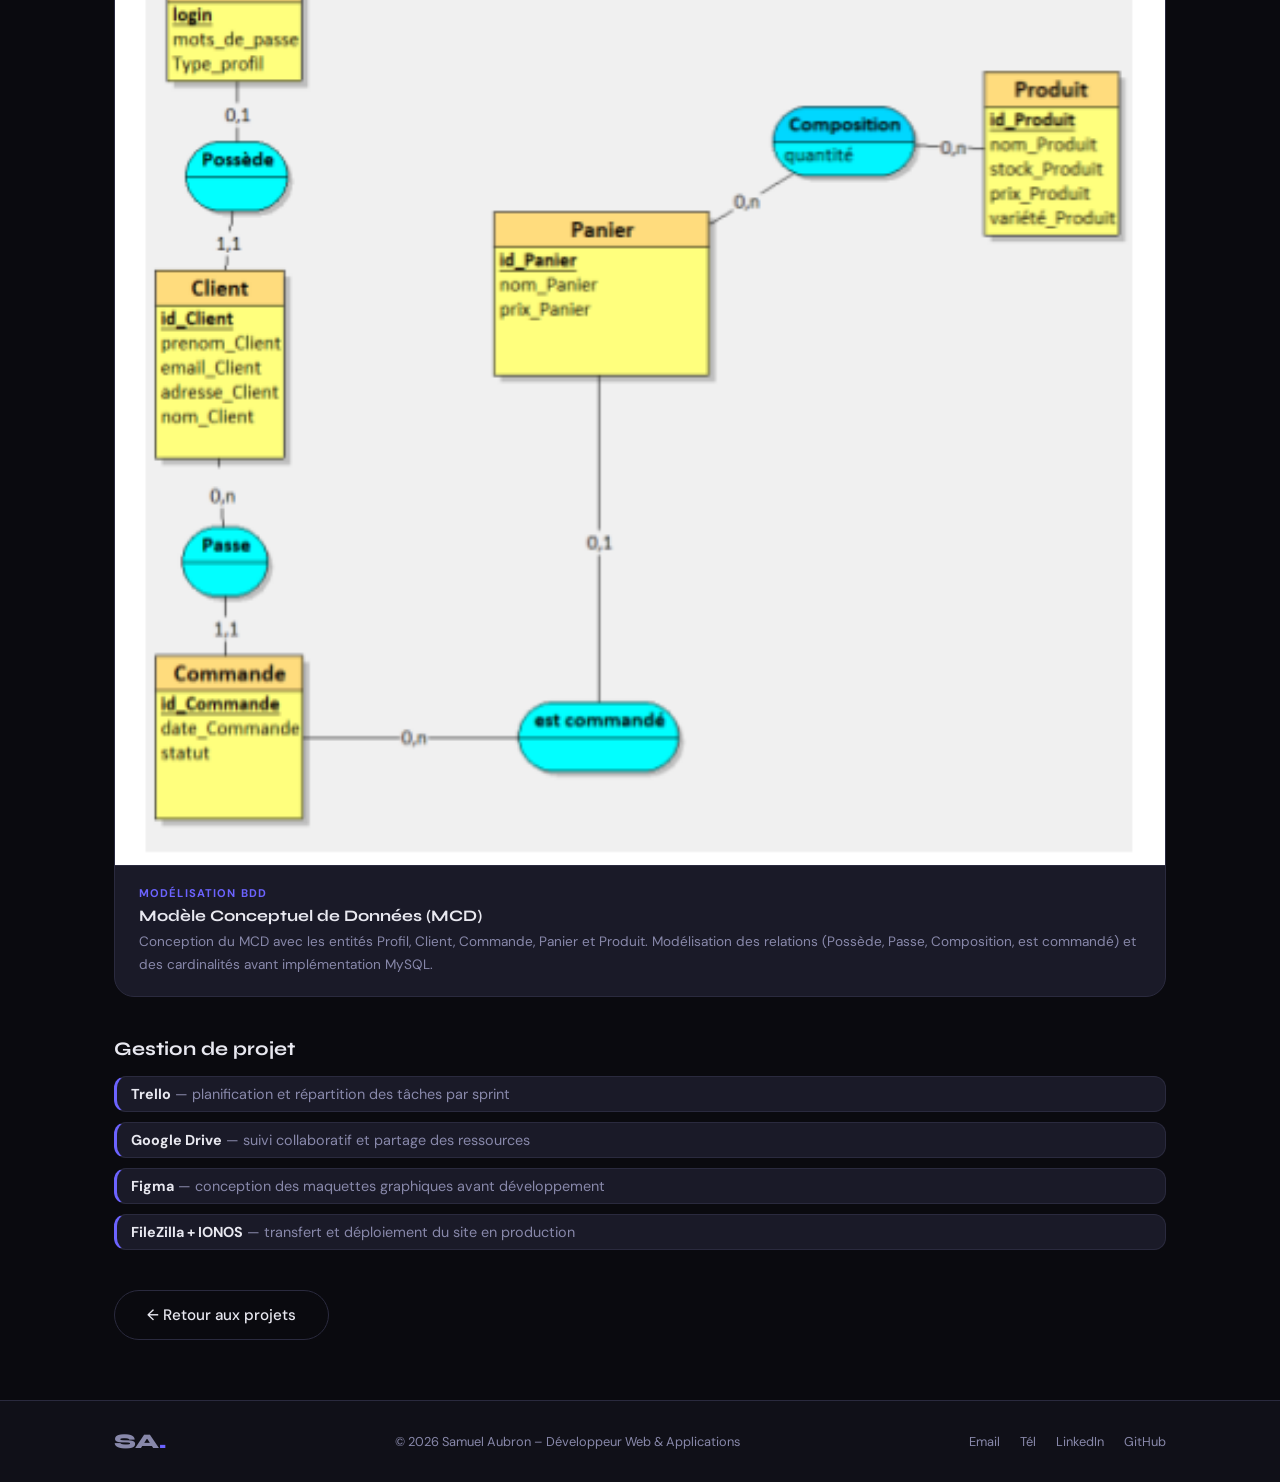
<file: panier_amap.html>
﻿<!DOCTYPE html>
<html lang="fr">
<head>
  <meta charset="UTF-8" />
  <meta name="viewport" content="width=device-width, initial-scale=1.0" />
  <title>AP 2 – Panier AMAP · Samuel Aubron</title>
  <link rel="icon" href="assets/icons/favicon.svg" type="image/svg+xml" />
  <link rel="preconnect" href="https://fonts.googleapis.com" />
  <link rel="preconnect" href="https://fonts.gstatic.com" crossorigin />
  <link href="https://fonts.googleapis.com/css2?family=Syne:wght@400;600;700;800&family=DM+Sans:ital,wght@0,300;0,400;0,500;1,300&display=swap" rel="stylesheet" />
  <link rel="stylesheet" href="css/style.css" />
</head>
<body>

<div class="cursor" id="cursor"></div>
<div class="cursor-follower" id="cursorFollower"></div>

<nav class="navbar" id="navbar">
  <a href="index.html" class="nav-logo">SA<span>.</span></a>
  <ul class="nav-links">
    <li><a href="index.html">Accueil</a></li>
    <li><a href="about.html">À propos</a></li>
    <li><a href="skills.html">Compétences</a></li>
    <li><a href="stages.html">Stages</a></li>
    <li><a href="projects.html">Projets</a></li>
    <li><a href="veille.html">Veille</a></li>
    <li><a href="contact.html">Contact</a></li>
  </ul>
  <a href="contact.html" class="nav-cta">Me contacter</a>
  <button class="burger" id="burger" aria-label="Menu"><span></span><span></span><span></span></button>
</nav>
<div class="mobile-menu" id="mobileMenu">
  <ul>
    <li><a href="index.html">Accueil</a></li>
    <li><a href="about.html">À propos</a></li>
    <li><a href="skills.html">Compétences</a></li>
    <li><a href="stages.html">Stages</a></li>
    <li><a href="projects.html">Projets</a></li>
    <li><a href="veille.html">Veille</a></li>
    <li><a href="contact.html">Contact</a></li>
  </ul>
</div>

<div class="page-wrapper">

  <div class="page-hero">
    <div class="container">
      <div class="breadcrumb">
        <a href="index.html">Accueil</a><span>/</span>
        <a href="projects.html">Projets</a><span>/</span>
        <span>AP 2</span>
      </div>
      <h1 class="reveal-up">Panier <em>AMAP</em></h1>
      <p class="reveal-up" style="--d:.1s">AP 2 · Site web de gestion de paniers de légumes · Société TELLIS</p>
    </div>
  </div>

  <div class="project-detail">
    <div class="container">
      <div class="project-detail-grid">

        <div>

          <div class="detail-section reveal-up">
            <h2>Contexte du projet</h2>
            <p>
              La société <strong>TELLIS</strong>, prestataire de services en ingénierie informatique depuis 1989,
              a confié à notre équipe le développement d'un site web pour la gestion des paniers
              <strong>AMAP</strong> (Association pour le Maintien de l'Agriculture Paysanne), destiné aux
              petites PME et associations agricoles.
            </p>
            <p>
              Le site devait être développé <strong>sans CMS</strong> (ni WordPress ni PrestaShop),
              uniquement en PHP natif avec une base de données MySQL sous Laragon, puis déployé sur
              un espace IONOS via FileZilla. Le projet a été réalisé en équipe de quatre :
              Ewen Evin, Zargan Bakanova, Samuel Aubron et Jonathan Canevet.
            </p>
          </div>

          <div class="detail-section reveal-up" style="--d:.1s">
            <h2>Fonctionnalités</h2>
            <ul>
              <li><strong>Espace client</strong> — consulter les paniers disponibles, commander un panier, consulter l'historique des commandes, mettre à jour son profil</li>
              <li><strong>Espace gestionnaire</strong> — ajouter, modifier et supprimer des paniers, gérer la composition des paniers (produits + quantités), consulter les commandes clients</li>
              <li><strong>Authentification sécurisée</strong> — système de sessions PHP avec PDO, protection XSS via htmlspecialchars(), connexion BDD locale (Laragon) ou distante (IONOS)</li>
              <li><strong>Panier dynamique</strong> — ajout/suppression de produits, gestion des quantités avec boutons +/−, calcul du total en JavaScript</li>
              <li><strong>Notifications</strong> — intégration de SweetAlert2 pour les retours utilisateur</li>
            </ul>
          </div>

          <div class="detail-section reveal-up" style="--d:.15s">
            <h2>Pages développées</h2>
            <ul>
              <li><strong>Accueil</strong> — présentation de l'AMAP, message de bienvenue conditionnel selon la session, animation CSS des images légumes</li>
              <li><strong>Paniers</strong> — affichage des paniers disponibles, accès à la commande</li>
              <li><strong>Produits</strong> — catalogue des articles avec stock, variété et prix, bouton "Ajouter au panier"</li>
              <li><strong>Connexion / Inscription</strong> — formulaires d'authentification avec validation PHP et Bootstrap</li>
              <li><strong>Profil</strong> — informations personnelles et historique des commandes</li>
              <li><strong>Gestion (admin)</strong> — interface dédiée au gestionnaire pour administrer paniers et commandes</li>
            </ul>
          </div>

          <div class="detail-section reveal-up" style="--d:.2s">
            <h2>Modélisation des données (MCD)</h2>
            <ul>
              <li><strong>Profil</strong> — login, mot_de_passe, Type_profil (client, gestionnaire…)</li>
              <li><strong>Client</strong> — id, prénom, nom, email, adresse</li>
              <li><strong>Commande</strong> — id, date, statut (en attente / validée / livrée)</li>
              <li><strong>Panier</strong> — id, nom, prix</li>
              <li><strong>Produit</strong> — id, nom, stock, prix, variété</li>
              <li><strong>Relations</strong> — un client passe plusieurs commandes · une commande contient un panier · un panier est composé de plusieurs produits (avec quantité)</li>
            </ul>
          </div>

          <div class="detail-section reveal-up" style="--d:.22s">
            <h2>Ma contribution</h2>
            <p style="color:var(--text-muted); margin-bottom:24px;">
              J'ai pris en charge trois livrables clés du projet : la rédaction de la documentation technique, la conception de la maquette graphique et la modélisation de la base de données.
            </p>

            <!-- Documentation + Maquette côte à côte -->
            <div class="contrib-grid-2" style="margin-bottom:20px;">

              <div class="contrib-screenshot-item">
                <div class="contrib-screenshot-frame">
                  <img src="assets/images/documentation_panier_amap.png" alt="Documentation AP 2 – Panier AMAP" />
                </div>
                <div class="contrib-screenshot-caption">
                  <span class="contrib-tag">Livrable écrit</span>
                  <strong>Documentation technique</strong>
                  <p>Rédaction du dossier projet complet pour la société TELLIS : contexte, cahier des charges, modélisation et spécifications fonctionnelles. Rendu le 22 avril 2026.</p>
                </div>
              </div>

              <div class="contrib-screenshot-item">
                <div class="contrib-screenshot-frame">
                  <img src="assets/images/maquette_panier_amap.png" alt="Maquette page d'accueil – Panier AMAP" />
                </div>
                <div class="contrib-screenshot-caption">
                  <span class="contrib-tag">Design UI</span>
                  <strong>Maquette de la page d'accueil</strong>
                  <p>Conception sur Figma de la maquette de la page d'accueil : navigation, hero image, section avis clients et footer — avant le développement.</p>
                </div>
              </div>

            </div>

            <!-- MCD pleine largeur -->
            <div class="contrib-screenshot-item">
              <div class="contrib-screenshot-frame">
                <img src="assets/images/mcd_panier_amap.png" alt="MCD – Panier AMAP" />
              </div>
              <div class="contrib-screenshot-caption">
                <span class="contrib-tag">Modélisation BDD</span>
                <strong>Modèle Conceptuel de Données (MCD)</strong>
                <p>Conception du MCD avec les entités Profil, Client, Commande, Panier et Produit. Modélisation des relations (Possède, Passe, Composition, est commandé) et des cardinalités avant implémentation MySQL.</p>
              </div>
            </div>

          </div>

          <div class="detail-section reveal-up" style="--d:.25s">
            <h2>Gestion de projet</h2>
            <ul>
              <li><strong>Trello</strong> — planification et répartition des tâches par sprint</li>
              <li><strong>Google Drive</strong> — suivi collaboratif et partage des ressources</li>
              <li><strong>Figma</strong> — conception des maquettes graphiques avant développement</li>
              <li><strong>FileZilla + IONOS</strong> — transfert et déploiement du site en production</li>
            </ul>
          </div>

          <div class="reveal-up" style="--d:.3s; margin-top:32px;">
            <a href="projects.html" class="btn-outline">← Retour aux projets</a>
          </div>

        </div>

        <div class="detail-sidebar reveal-up" style="--d:.15s">
          <div class="detail-card">
            <div class="detail-card-title">AP 2 — Panier AMAP</div>

            <div class="detail-meta">
              <div class="detail-meta-item">
                <span class="detail-meta-icon">📅</span>
                <div>
                  <div class="detail-meta-key">Date de rendu</div>
                  <div class="detail-meta-val">22 avril 2025</div>
                </div>
              </div>
              <div class="detail-meta-item">
                <span class="detail-meta-icon">🏢</span>
                <div>
                  <div class="detail-meta-key">Société cliente</div>
                  <div class="detail-meta-val">TELLIS</div>
                </div>
              </div>
              <div class="detail-meta-item">
                <span class="detail-meta-icon">🏫</span>
                <div>
                  <div class="detail-meta-key">Formation</div>
                  <div class="detail-meta-val">ESUPEC · BTS SIO SLAM</div>
                </div>
              </div>
              <div class="detail-meta-item">
                <span class="detail-meta-icon">👥</span>
                <div>
                  <div class="detail-meta-key">Équipe</div>
                  <div class="detail-meta-val">Ewen Evin<br/>Zargan Bakanova<br/>Samuel Aubron<br/>Jonathan Canevet</div>
                </div>
              </div>
            </div>

            <div class="detail-tags">
              <span class="tag pink">PHP</span>
              <span class="tag pink">MySQL</span>
              <span class="tag pink">Bootstrap</span>
              <span class="tag">PDO</span>
              <span class="tag">SweetAlert2</span>
              <span class="tag">Figma</span>
              <span class="tag">Trello</span>
              <span class="tag">IONOS</span>
            </div>


          </div>
        </div>

      </div>
    </div>
  </div>

</div>

<footer class="footer">
  <div class="container footer-inner">
    <div class="footer-logo">SA<span>.</span></div>
    <p>© 2026 Samuel Aubron – Développeur Web &amp; Applications</p>
    <div class="footer-links">
      <a href="mailto:aubronsamuel06@gmail.com">Email</a>
      <a href="tel:+33787052349">Tél</a>
      <a href="https://www.linkedin.com/in/samuel-aubron-757a1b2b6/" target="_blank" rel="noopener">LinkedIn</a>
      <a href="https://github.com/Samuel240506" target="_blank" rel="noopener">GitHub</a>
    </div>
  </div>
</footer>

<script src="js/main.js"></script>
</body>
</html>
</file>
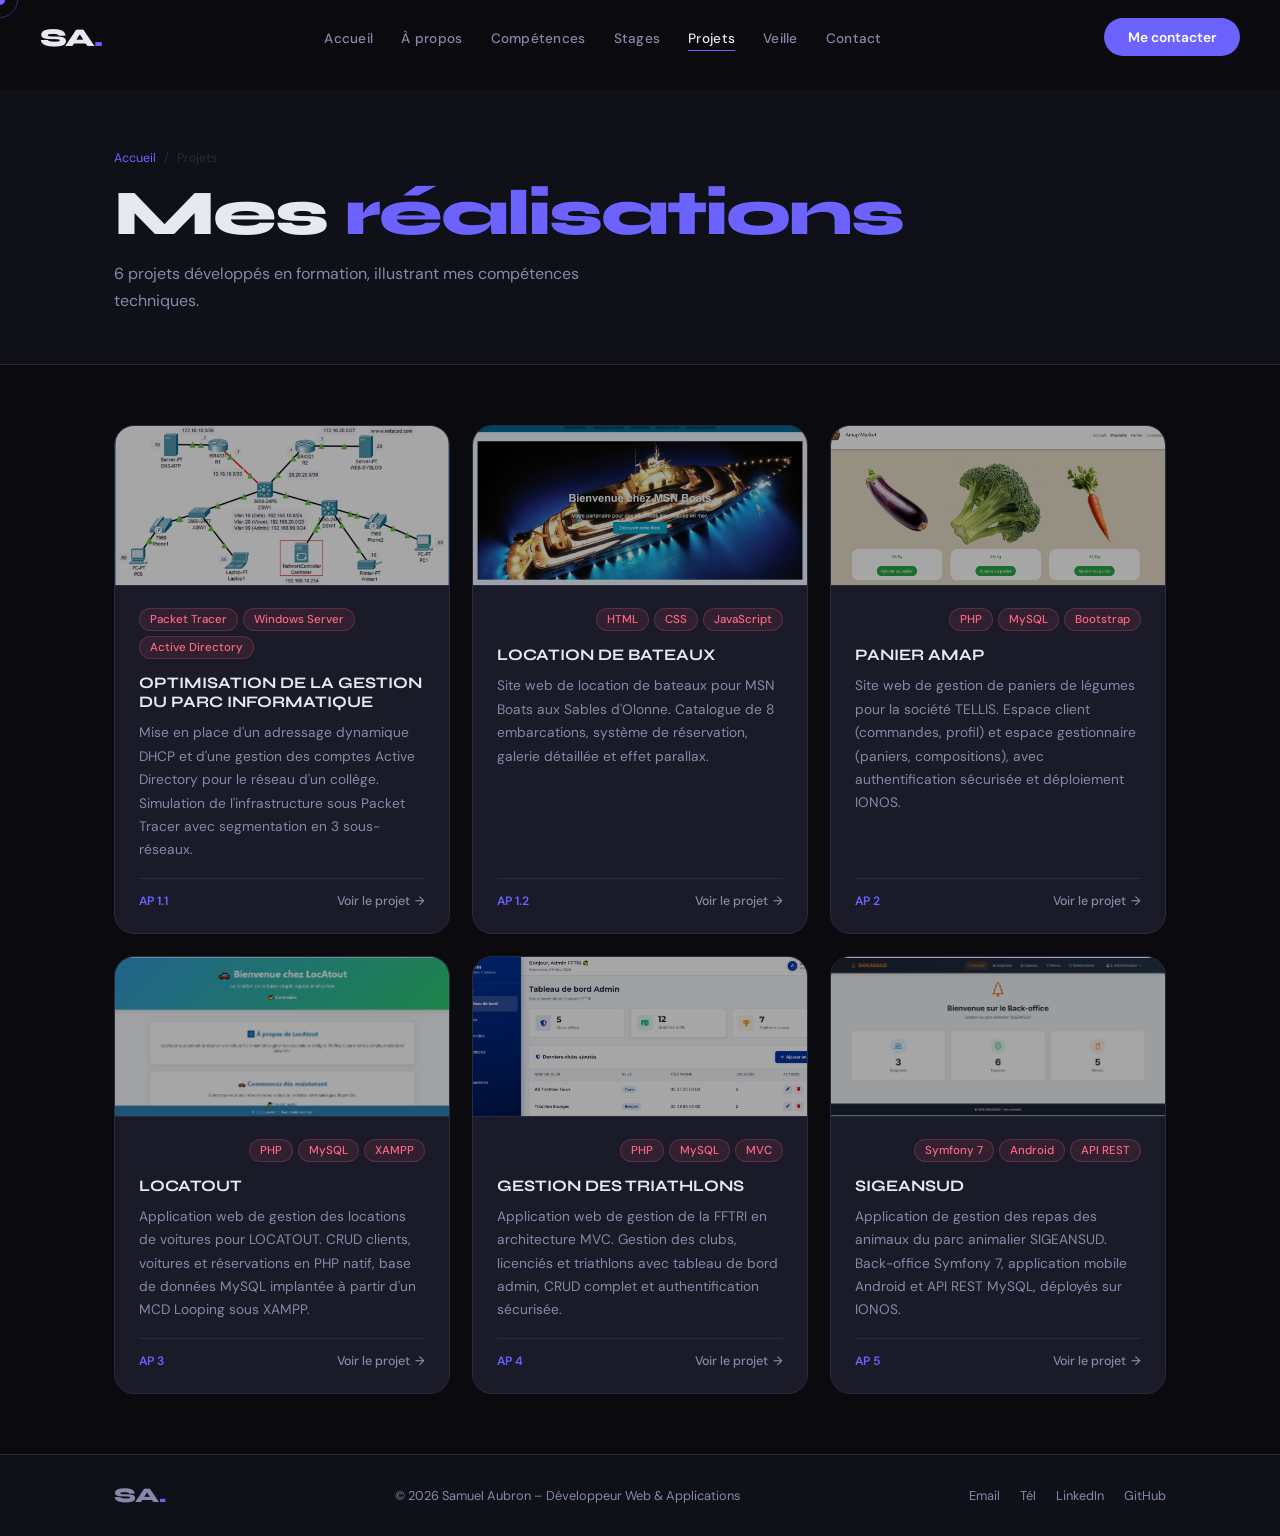
<file: projects.html>
﻿<!DOCTYPE html>
<html lang="fr">
<head>
  <meta charset="UTF-8" />
  <meta name="viewport" content="width=device-width, initial-scale=1.0" />
  <title>Projets – Samuel Aubron</title>
  <link rel="icon" href="assets/icons/favicon.svg" type="image/svg+xml" />
  <link rel="preconnect" href="https://fonts.googleapis.com" />
  <link rel="preconnect" href="https://fonts.gstatic.com" crossorigin />
  <link href="https://fonts.googleapis.com/css2?family=Syne:wght@400;600;700;800&family=DM+Sans:ital,wght@0,300;0,400;0,500;1,300&display=swap" rel="stylesheet" />
  <link rel="stylesheet" href="css/style.css" />
</head>
<body>

<div class="cursor" id="cursor"></div>
<div class="cursor-follower" id="cursorFollower"></div>

<nav class="navbar" id="navbar">
  <a href="index.html" class="nav-logo">SA<span>.</span></a>
  <ul class="nav-links">
    <li><a href="index.html">Accueil</a></li>
    <li><a href="about.html">À propos</a></li>
    <li><a href="skills.html">Compétences</a></li>
    <li><a href="stages.html">Stages</a></li>
    <li><a href="projects.html">Projets</a></li>
    <li><a href="veille.html">Veille</a></li>
    <li><a href="contact.html">Contact</a></li>
  </ul>
  <a href="contact.html" class="nav-cta">Me contacter</a>
  <button class="burger" id="burger" aria-label="Menu"><span></span><span></span><span></span></button>
</nav>
<div class="mobile-menu" id="mobileMenu">
  <ul>
    <li><a href="index.html">Accueil</a></li>
    <li><a href="about.html">À propos</a></li>
    <li><a href="skills.html">Compétences</a></li>
    <li><a href="stages.html">Stages</a></li>
    <li><a href="projects.html">Projets</a></li>
    <li><a href="veille.html">Veille</a></li>
    <li><a href="contact.html">Contact</a></li>
  </ul>
</div>

<div class="page-wrapper">

  <div class="page-hero">
    <div class="container">
      <div class="breadcrumb"><a href="index.html">Accueil</a><span>/</span><span>Projets</span></div>
      <h1 class="reveal-up">Mes <em>réalisations</em></h1>
      <p class="reveal-up" style="--d:.1s">6 projets développés en formation, illustrant mes compétences techniques.</p>
    </div>
  </div>

  <div class="projects-section">
    <div class="container">
      <div class="projects-grid">

        <!-- AP 1.1 -->
        <div class="project-card reveal-up" style="--d:.1s">
          <div class="proj-visual">
            <img src="assets/images/packet_tracer.jpg" alt="Gestion du parc informatique" />
          </div>
          <div class="proj-body">
            <div class="proj-top">
              <div class="proj-tags">
                <span class="tag pink" style="padding:3px 10px; font-size:.72rem;">Packet Tracer</span>
                <span class="tag pink" style="padding:3px 10px; font-size:.72rem;">Windows Server</span>
                <span class="tag pink" style="padding:3px 10px; font-size:.72rem;">Active Directory</span>
              </div>
            </div>
            <h3>OPTIMISATION DE LA GESTION DU PARC INFORMATIQUE</h3>
            <p>Mise en place d'un adressage dynamique DHCP et d'une gestion des comptes Active Directory pour le réseau d'un collège. Simulation de l'infrastructure sous Packet Tracer avec segmentation en 3 sous-réseaux.</p>
            <div class="proj-footer">
              <span class="proj-company">AP 1.1</span>
              <a href="optimisation_de_la_gestion_du_parc_informatique.html" class="proj-link">Voir le projet</a>
            </div>
          </div>
        </div>

        <!-- AP 1.2 -->
        <div class="project-card reveal-up" style="--d:.15s">
          <div class="proj-visual">
            <img src="assets/images/location_de_bateaux.png" alt="MSN BOAT – Location de bateaux" />
          </div>
          <div class="proj-body">
            <div class="proj-top">
              <div class="proj-tags">
                <span class="tag pink" style="padding:3px 10px; font-size:.72rem;">HTML</span>
                <span class="tag pink" style="padding:3px 10px; font-size:.72rem;">CSS</span>
                <span class="tag pink" style="padding:3px 10px; font-size:.72rem;">JavaScript</span>
              </div>
            </div>
            <h3>LOCATION DE BATEAUX</h3>
            <p>Site web de location de bateaux pour MSN Boats aux Sables d'Olonne. Catalogue de 8 embarcations, système de réservation, galerie détaillée et effet parallax.</p>
            <div class="proj-footer">
              <span class="proj-company">AP 1.2</span>
              <a href="location_de_bateaux.html" class="proj-link">Voir le projet</a>
            </div>
          </div>
        </div>

        <!-- AP 2 -->
        <div class="project-card reveal-up" style="--d:.2s">
          <div class="proj-visual">
            <img src="assets/images/panier_amap.png" alt="Panier AMAP" />
          </div>
          <div class="proj-body">
            <div class="proj-top">
              <div class="proj-tags">
                <span class="tag pink" style="padding:3px 10px; font-size:.72rem;">PHP</span>
                <span class="tag pink" style="padding:3px 10px; font-size:.72rem;">MySQL</span>
                <span class="tag pink" style="padding:3px 10px; font-size:.72rem;">Bootstrap</span>
              </div>
            </div>
            <h3>PANIER AMAP</h3>
            <p>Site web de gestion de paniers de légumes pour la société TELLIS. Espace client (commandes, profil) et espace gestionnaire (paniers, compositions), avec authentification sécurisée et déploiement IONOS.</p>
            <div class="proj-footer">
              <span class="proj-company">AP 2</span>
              <a href="panier_amap.html" class="proj-link">Voir le projet</a>
            </div>
          </div>
        </div>

        <!-- AP 3 -->
        <div class="project-card reveal-up" style="--d:.25s">
          <div class="proj-visual">
            <img src="assets/images/locatout.png" alt="LOCATOUT – Location de voitures" />
          </div>
          <div class="proj-body">
            <div class="proj-top">
              <div class="proj-tags">
                <span class="tag pink" style="padding:3px 10px; font-size:.72rem;">PHP</span>
                <span class="tag pink" style="padding:3px 10px; font-size:.72rem;">MySQL</span>
                <span class="tag pink" style="padding:3px 10px; font-size:.72rem;">XAMPP</span>
              </div>
            </div>
            <h3>LOCATOUT</h3>
            <p>Application web de gestion des locations de voitures pour LOCATOUT. CRUD clients, voitures et réservations en PHP natif, base de données MySQL implantée à partir d'un MCD Looping sous XAMPP.</p>
            <div class="proj-footer">
              <span class="proj-company">AP 3</span>
              <a href="locatout.html" class="proj-link">Voir le projet</a>
            </div>
          </div>
        </div>

        <!-- AP 4 -->
        <div class="project-card reveal-up" style="--d:.3s">
          <div class="proj-visual">
            <img src="assets/images/triathlons.png" alt="FFTRI – Gestion des triathlons" />
          </div>
          <div class="proj-body">
            <div class="proj-top">
              <div class="proj-tags">
                <span class="tag pink" style="padding:3px 10px; font-size:.72rem;">PHP</span>
                <span class="tag pink" style="padding:3px 10px; font-size:.72rem;">MySQL</span>
                <span class="tag pink" style="padding:3px 10px; font-size:.72rem;">MVC</span>
              </div>
            </div>
            <h3>GESTION DES TRIATHLONS</h3>
            <p>Application web de gestion de la FFTRI en architecture MVC. Gestion des clubs, licenciés et triathlons avec tableau de bord admin, CRUD complet et authentification sécurisée.</p>
            <div class="proj-footer">
              <span class="proj-company">AP 4</span>
              <a href="gestion_des_triathlons.html" class="proj-link">Voir le projet</a>
            </div>
          </div>
        </div>

        <!-- AP 5 -->
        <div class="project-card reveal-up" style="--d:.35s">
          <div class="proj-visual">
            <img src="assets/images/SIGEANSUD.png" alt="SIGEANSUD – Parc animalier" />
          </div>
          <div class="proj-body">
            <div class="proj-top">
              <div class="proj-tags">
                <span class="tag pink" style="padding:3px 10px; font-size:.72rem;">Symfony 7</span>
                <span class="tag pink" style="padding:3px 10px; font-size:.72rem;">Android</span>
                <span class="tag pink" style="padding:3px 10px; font-size:.72rem;">API REST</span>
              </div>
            </div>
            <h3>SIGEANSUD</h3>
            <p>Application de gestion des repas des animaux du parc animalier SIGEANSUD. Back-office Symfony 7, application mobile Android et API REST MySQL, déployés sur IONOS.</p>
            <div class="proj-footer">
              <span class="proj-company">AP 5</span>
              <a href="sigeansud.html" class="proj-link">Voir le projet</a>
            </div>
          </div>
        </div>

      </div>
    </div>
  </div>

</div>

<footer class="footer">
  <div class="container footer-inner">
    <div class="footer-logo">SA<span>.</span></div>
    <p>© 2026 Samuel Aubron – Développeur Web &amp; Applications</p>
    <div class="footer-links">
      <a href="mailto:aubronsamuel06@gmail.com">Email</a>
      <a href="tel:+33787052349">Tél</a>
      <a href="https://www.linkedin.com/in/samuel-aubron-757a1b2b6/" target="_blank" rel="noopener">LinkedIn</a>
      <a href="https://github.com/Samuel240506" target="_blank" rel="noopener">GitHub</a>
    </div>
  </div>
</footer>

<script src="js/main.js"></script>
</body>
</html>
</file>
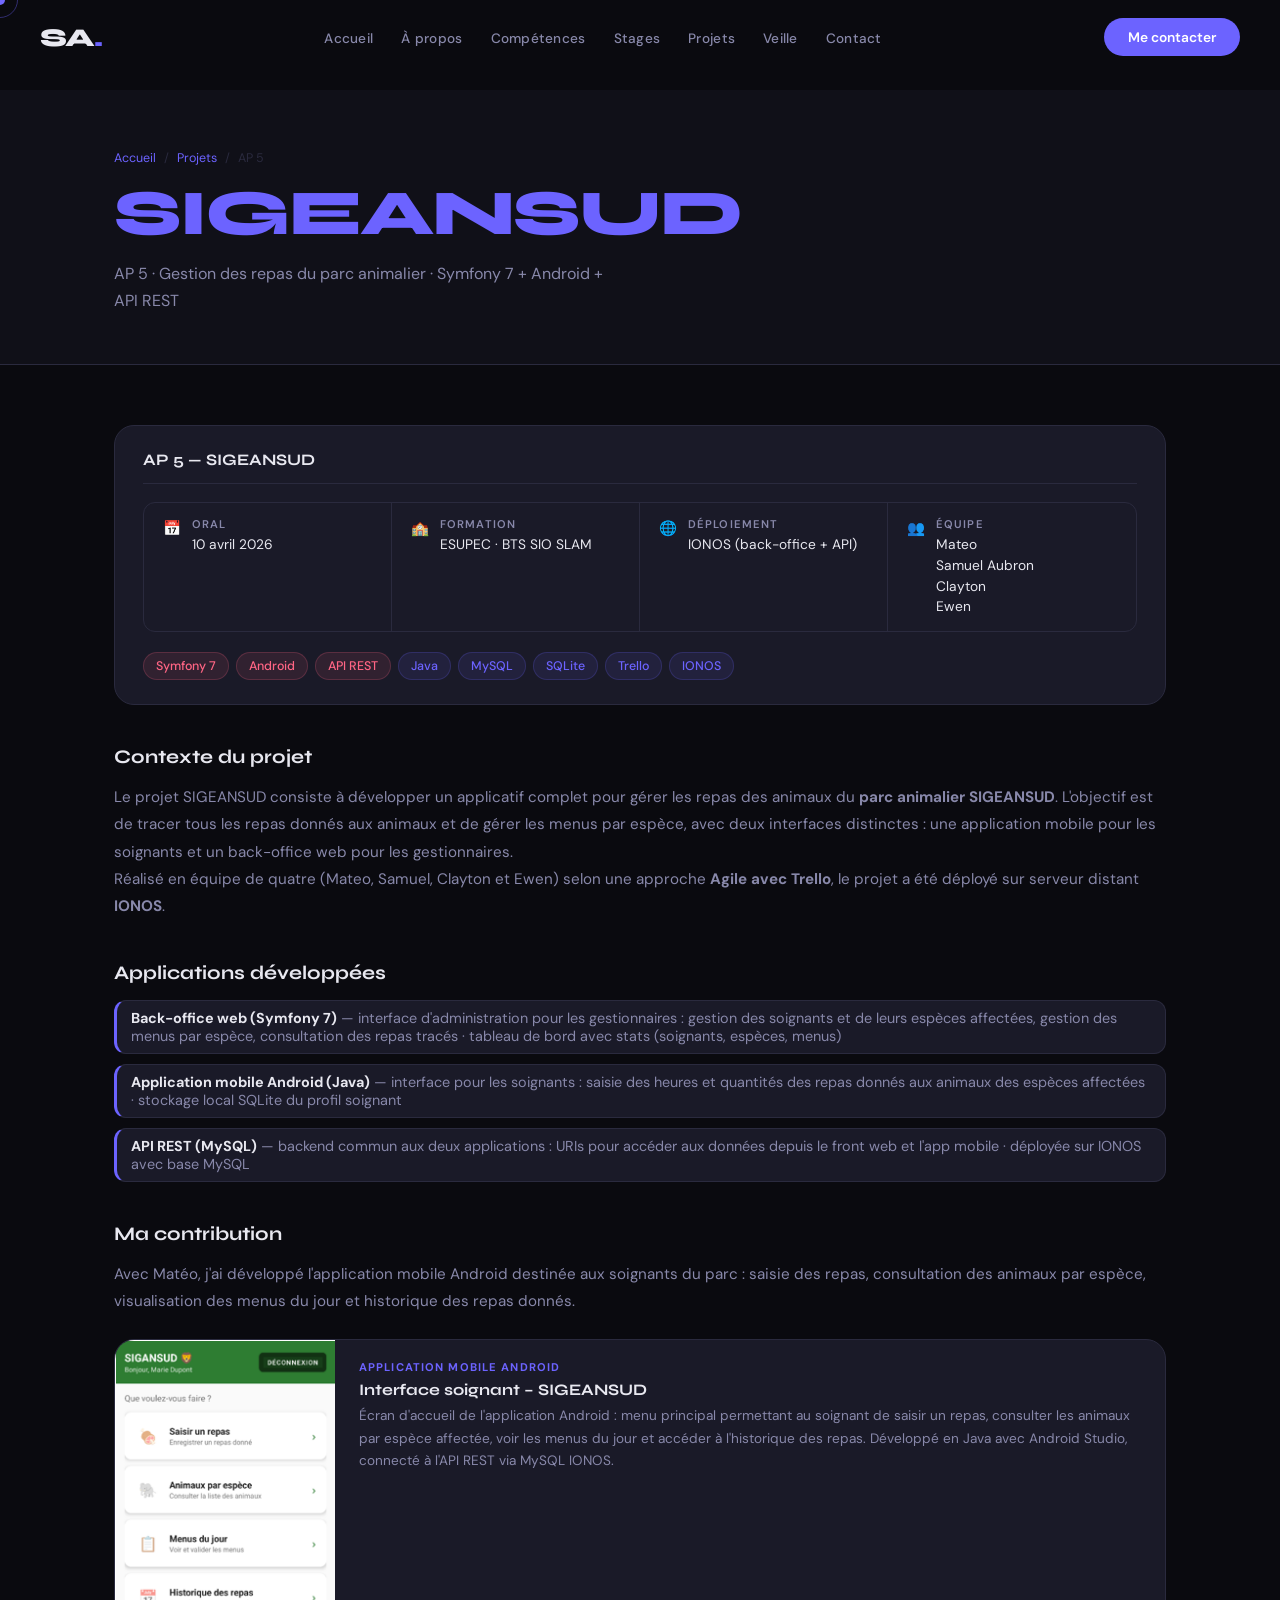
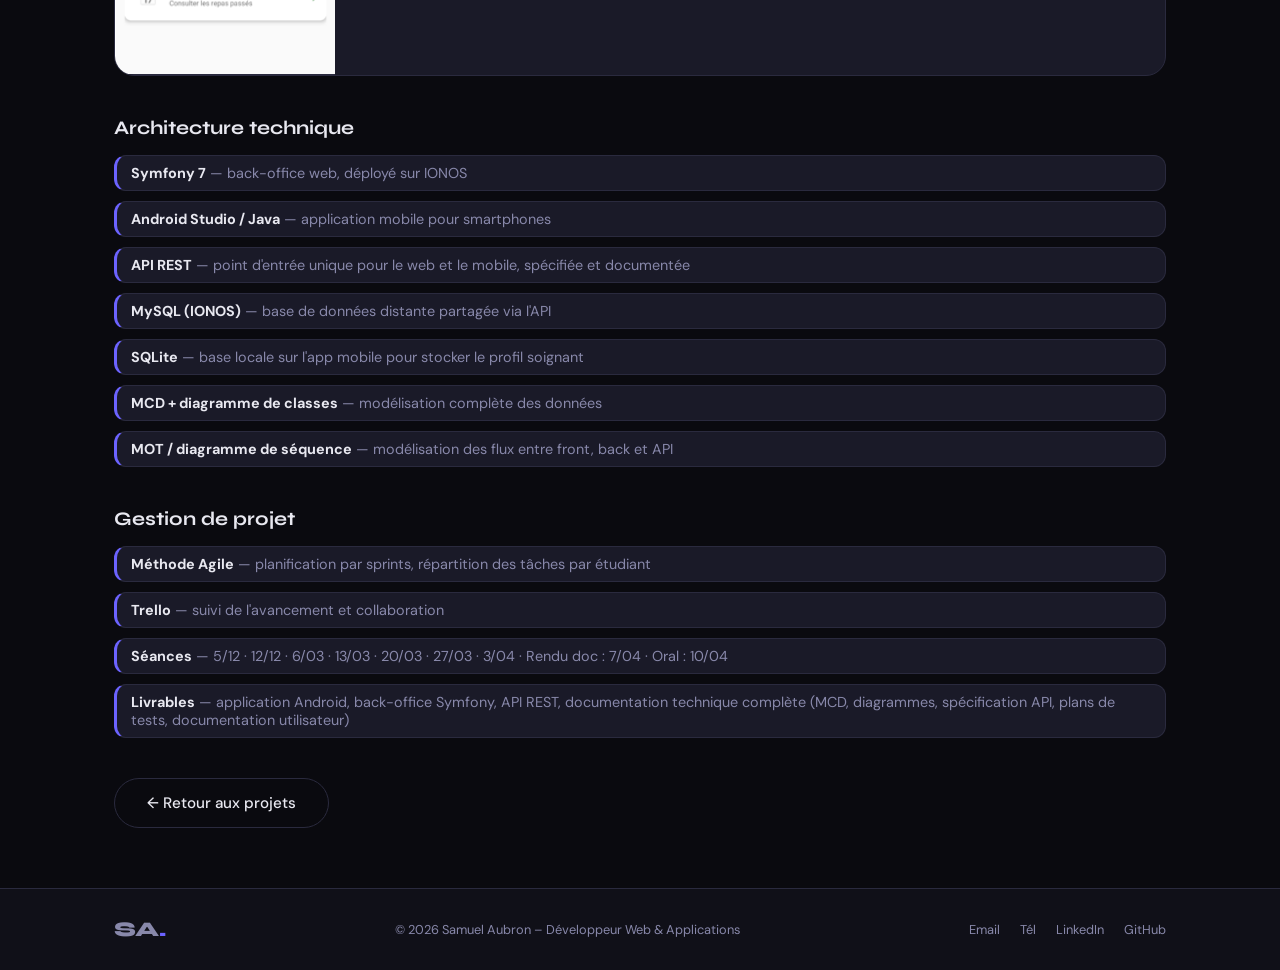
<file: sigeansud.html>
﻿<!DOCTYPE html>
<html lang="fr">
<head>
  <meta charset="UTF-8" />
  <meta name="viewport" content="width=device-width, initial-scale=1.0" />
  <title>AP 5 – SIGEANSUD · Samuel Aubron</title>
  <link rel="icon" href="assets/icons/favicon.svg" type="image/svg+xml" />
  <link rel="preconnect" href="https://fonts.googleapis.com" />
  <link rel="preconnect" href="https://fonts.gstatic.com" crossorigin />
  <link href="https://fonts.googleapis.com/css2?family=Syne:wght@400;600;700;800&family=DM+Sans:ital,wght@0,300;0,400;0,500;1,300&display=swap" rel="stylesheet" />
  <link rel="stylesheet" href="css/style.css" />
</head>
<body>

<div class="cursor" id="cursor"></div>
<div class="cursor-follower" id="cursorFollower"></div>

<nav class="navbar" id="navbar">
  <a href="index.html" class="nav-logo">SA<span>.</span></a>
  <ul class="nav-links">
    <li><a href="index.html">Accueil</a></li>
    <li><a href="about.html">À propos</a></li>
    <li><a href="skills.html">Compétences</a></li>
    <li><a href="stages.html">Stages</a></li>
    <li><a href="projects.html">Projets</a></li>
    <li><a href="veille.html">Veille</a></li>
    <li><a href="contact.html">Contact</a></li>
  </ul>
  <a href="contact.html" class="nav-cta">Me contacter</a>
  <button class="burger" id="burger" aria-label="Menu"><span></span><span></span><span></span></button>
</nav>
<div class="mobile-menu" id="mobileMenu">
  <ul>
    <li><a href="index.html">Accueil</a></li>
    <li><a href="about.html">À propos</a></li>
    <li><a href="skills.html">Compétences</a></li>
    <li><a href="stages.html">Stages</a></li>
    <li><a href="projects.html">Projets</a></li>
    <li><a href="veille.html">Veille</a></li>
    <li><a href="contact.html">Contact</a></li>
  </ul>
</div>

<div class="page-wrapper">

  <div class="page-hero">
    <div class="container">
      <div class="breadcrumb">
        <a href="index.html">Accueil</a><span>/</span>
        <a href="projects.html">Projets</a><span>/</span>
        <span>AP 5</span>
      </div>
      <h1 class="reveal-up"><em>SIGEANSUD</em></h1>
      <p class="reveal-up" style="--d:.1s">AP 5 · Gestion des repas du parc animalier · Symfony 7 + Android + API REST</p>
    </div>
  </div>

  <div class="project-detail">
    <div class="container">
      <div class="project-detail-grid">

        <div>

          <div class="detail-section reveal-up">
            <h2>Contexte du projet</h2>
            <p>
              Le projet SIGEANSUD consiste à développer un applicatif complet pour gérer les repas des
              animaux du <strong>parc animalier SIGEANSUD</strong>. L'objectif est de tracer tous les repas
              donnés aux animaux et de gérer les menus par espèce, avec deux interfaces distinctes :
              une application mobile pour les soignants et un back-office web pour les gestionnaires.
            </p>
            <p>
              Réalisé en équipe de quatre (Mateo, Samuel, Clayton et Ewen) selon une approche
              <strong>Agile avec Trello</strong>, le projet a été déployé sur serveur distant <strong>IONOS</strong>.
            </p>
          </div>

          <div class="detail-section reveal-up" style="--d:.1s">
            <h2>Applications développées</h2>
            <ul>
              <li><strong>Back-office web (Symfony 7)</strong> — interface d'administration pour les gestionnaires : gestion des soignants et de leurs espèces affectées, gestion des menus par espèce, consultation des repas tracés · tableau de bord avec stats (soignants, espèces, menus)</li>
              <li><strong>Application mobile Android (Java)</strong> — interface pour les soignants : saisie des heures et quantités des repas donnés aux animaux des espèces affectées · stockage local SQLite du profil soignant</li>
              <li><strong>API REST (MySQL)</strong> — backend commun aux deux applications : URIs pour accéder aux données depuis le front web et l'app mobile · déployée sur IONOS avec base MySQL</li>
            </ul>
          </div>

          <div class="detail-section reveal-up" style="--d:.12s">
            <h2>Ma contribution</h2>
            <p style="color:var(--text-muted); margin-bottom:24px;">
              Avec Matéo, j'ai développé l'application mobile Android destinée aux soignants du parc : saisie des repas, consultation des animaux par espèce, visualisation des menus du jour et historique des repas donnés.
            </p>
            <div class="contrib-screenshot-item contrib-mobile-wrap">
              <div class="contrib-screenshot-frame contrib-mobile-frame">
                <img src="assets/images/application_sigeansud.png" alt="Application mobile SIGEANSUD – Interface soignant" />
              </div>
              <div class="contrib-screenshot-caption">
                <span class="contrib-tag">Application mobile Android</span>
                <strong>Interface soignant – SIGEANSUD</strong>
                <p>Écran d'accueil de l'application Android : menu principal permettant au soignant de saisir un repas, consulter les animaux par espèce affectée, voir les menus du jour et accéder à l'historique des repas. Développé en Java avec Android Studio, connecté à l'API REST via MySQL IONOS.</p>
              </div>
            </div>
          </div>

          <div class="detail-section reveal-up" style="--d:.15s">
            <h2>Architecture technique</h2>
            <ul>
              <li><strong>Symfony 7</strong> — back-office web, déployé sur IONOS</li>
              <li><strong>Android Studio / Java</strong> — application mobile pour smartphones</li>
              <li><strong>API REST</strong> — point d'entrée unique pour le web et le mobile, spécifiée et documentée</li>
              <li><strong>MySQL (IONOS)</strong> — base de données distante partagée via l'API</li>
              <li><strong>SQLite</strong> — base locale sur l'app mobile pour stocker le profil soignant</li>
              <li><strong>MCD + diagramme de classes</strong> — modélisation complète des données</li>
              <li><strong>MOT / diagramme de séquence</strong> — modélisation des flux entre front, back et API</li>
            </ul>
          </div>

          <div class="detail-section reveal-up" style="--d:.2s">
            <h2>Gestion de projet</h2>
            <ul>
              <li><strong>Méthode Agile</strong> — planification par sprints, répartition des tâches par étudiant</li>
              <li><strong>Trello</strong> — suivi de l'avancement et collaboration</li>
              <li><strong>Séances</strong> — 5/12 · 12/12 · 6/03 · 13/03 · 20/03 · 27/03 · 3/04 · Rendu doc : 7/04 · Oral : 10/04</li>
              <li><strong>Livrables</strong> — application Android, back-office Symfony, API REST, documentation technique complète (MCD, diagrammes, spécification API, plans de tests, documentation utilisateur)</li>
            </ul>
          </div>

          <div class="reveal-up" style="--d:.25s; margin-top:32px;">
            <a href="projects.html" class="btn-outline">← Retour aux projets</a>
          </div>

        </div>

        <div class="detail-sidebar reveal-up" style="--d:.15s">
          <div class="detail-card">
            <div class="detail-card-title">AP 5 — SIGEANSUD</div>

            <div class="detail-meta">
              <div class="detail-meta-item">
                <span class="detail-meta-icon">📅</span>
                <div>
                  <div class="detail-meta-key">Oral</div>
                  <div class="detail-meta-val">10 avril 2026</div>
                </div>
              </div>
              <div class="detail-meta-item">
                <span class="detail-meta-icon">🏫</span>
                <div>
                  <div class="detail-meta-key">Formation</div>
                  <div class="detail-meta-val">ESUPEC · BTS SIO SLAM</div>
                </div>
              </div>
              <div class="detail-meta-item">
                <span class="detail-meta-icon">🌐</span>
                <div>
                  <div class="detail-meta-key">Déploiement</div>
                  <div class="detail-meta-val">IONOS (back-office + API)</div>
                </div>
              </div>
              <div class="detail-meta-item">
                <span class="detail-meta-icon">👥</span>
                <div>
                  <div class="detail-meta-key">Équipe</div>
                  <div class="detail-meta-val">Mateo<br/>Samuel Aubron<br/>Clayton<br/>Ewen</div>
                </div>
              </div>
            </div>

            <div class="detail-tags">
              <span class="tag pink">Symfony 7</span>
              <span class="tag pink">Android</span>
              <span class="tag pink">API REST</span>
              <span class="tag">Java</span>
              <span class="tag">MySQL</span>
              <span class="tag">SQLite</span>
              <span class="tag">Trello</span>
              <span class="tag">IONOS</span>
            </div>


          </div>
        </div>

      </div>
    </div>
  </div>

</div>

<footer class="footer">
  <div class="container footer-inner">
    <div class="footer-logo">SA<span>.</span></div>
    <p>© 2026 Samuel Aubron – Développeur Web &amp; Applications</p>
    <div class="footer-links">
      <a href="mailto:aubronsamuel06@gmail.com">Email</a>
      <a href="tel:+33787052349">Tél</a>
      <a href="https://www.linkedin.com/in/samuel-aubron-757a1b2b6/" target="_blank" rel="noopener">LinkedIn</a>
      <a href="https://github.com/Samuel240506" target="_blank" rel="noopener">GitHub</a>
    </div>
  </div>
</footer>

<script src="js/main.js"></script>
</body>
</html>
</file>
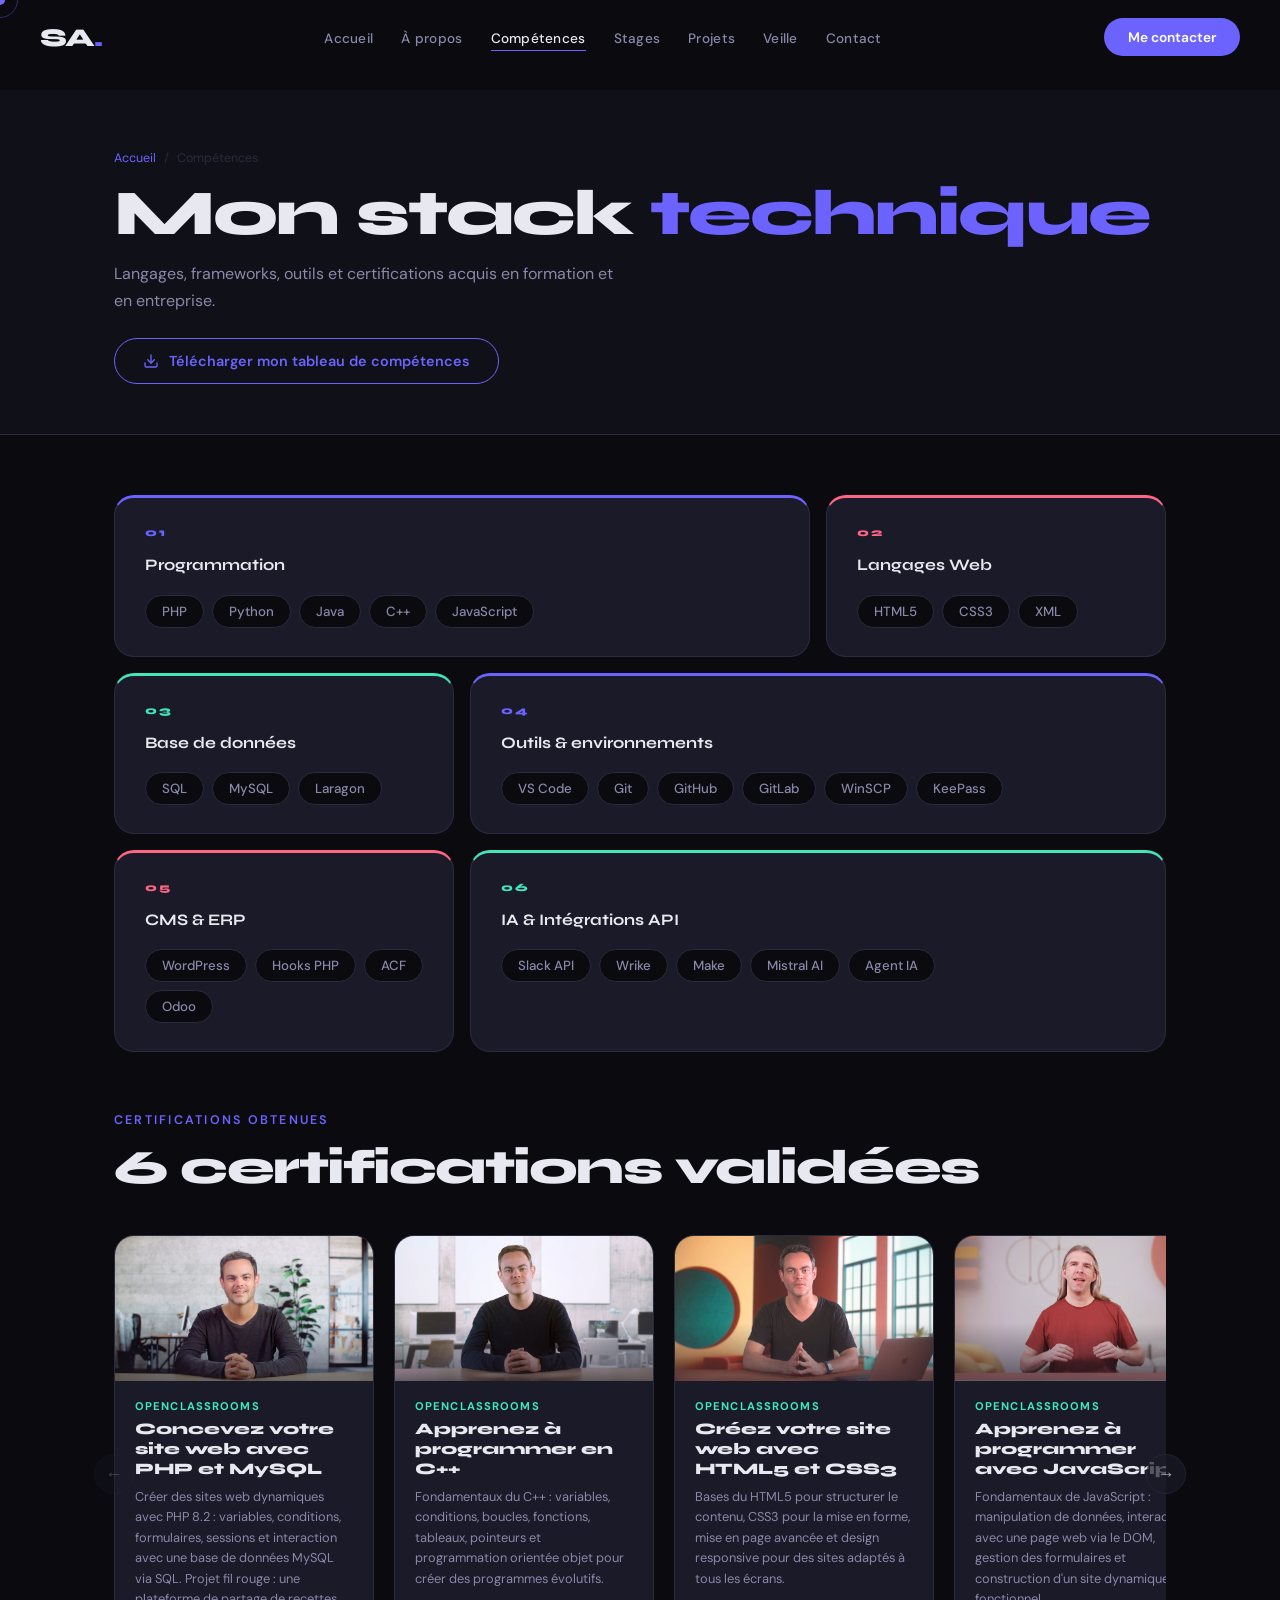
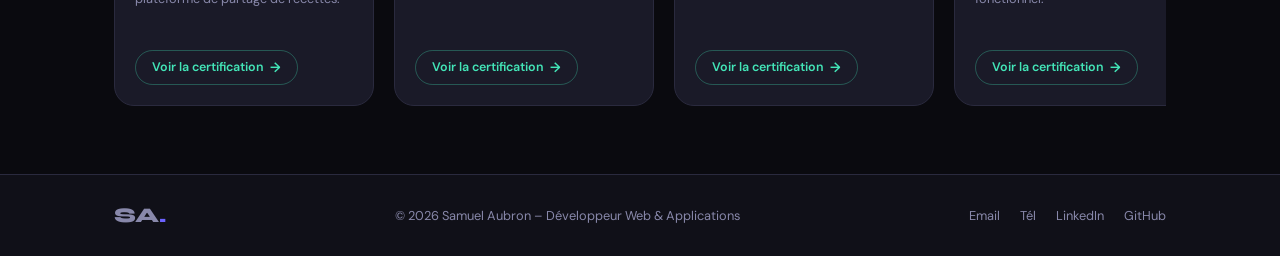
<file: skills.html>
﻿<!DOCTYPE html>
<html lang="fr">
<head>
  <meta charset="UTF-8" />
  <meta name="viewport" content="width=device-width, initial-scale=1.0" />
  <title>Compétences – Samuel Aubron</title>
  <link rel="icon" href="assets/icons/favicon.svg" type="image/svg+xml" />
  <link rel="preconnect" href="https://fonts.googleapis.com" />
  <link rel="preconnect" href="https://fonts.gstatic.com" crossorigin />
  <link href="https://fonts.googleapis.com/css2?family=Syne:wght@400;600;700;800&family=DM+Sans:ital,wght@0,300;0,400;0,500;1,300&display=swap" rel="stylesheet" />
  <link rel="stylesheet" href="css/style.css" />
</head>
<body>

<div class="cursor" id="cursor"></div>
<div class="cursor-follower" id="cursorFollower"></div>

<nav class="navbar" id="navbar">
  <a href="index.html" class="nav-logo">SA<span>.</span></a>
  <ul class="nav-links">
    <li><a href="index.html">Accueil</a></li>
    <li><a href="about.html">À propos</a></li>
    <li><a href="skills.html">Compétences</a></li>
    <li><a href="stages.html">Stages</a></li>
    <li><a href="projects.html">Projets</a></li>
    <li><a href="veille.html">Veille</a></li>
    <li><a href="contact.html">Contact</a></li>
  </ul>
  <a href="contact.html" class="nav-cta">Me contacter</a>
  <button class="burger" id="burger" aria-label="Menu"><span></span><span></span><span></span></button>
</nav>
<div class="mobile-menu" id="mobileMenu">
  <ul>
    <li><a href="index.html">Accueil</a></li>
    <li><a href="about.html">À propos</a></li>
    <li><a href="skills.html">Compétences</a></li>
    <li><a href="stages.html">Stages</a></li>
    <li><a href="projects.html">Projets</a></li>
    <li><a href="veille.html">Veille</a></li>
    <li><a href="contact.html">Contact</a></li>
  </ul>
</div>

<div class="page-wrapper">

  <div class="page-hero">
    <div class="container">
      <div class="breadcrumb"><a href="index.html">Accueil</a><span>/</span><span>Compétences</span></div>
      <h1 class="reveal-up">Mon stack <em>technique</em></h1>
      <p class="reveal-up" style="--d:.1s">Langages, frameworks, outils et certifications acquis en formation et en entreprise.</p>
      <div class="reveal-up" style="--d:.2s; margin-top:24px;">
        <a href="assets/docs/Tableau%20de%20comp%C3%A9tences%20-%20Samuel%20(2).xlsx" download="Tableau_de_competences_Samuel.xlsx" class="btn-download">
          <svg xmlns="http://www.w3.org/2000/svg" width="16" height="16" viewBox="0 0 24 24" fill="none" stroke="currentColor" stroke-width="2" stroke-linecap="round" stroke-linejoin="round"><path d="M21 15v4a2 2 0 0 1-2 2H5a2 2 0 0 1-2-2v-4"/><polyline points="7 10 12 15 17 10"/><line x1="12" y1="15" x2="12" y2="3"/></svg>
          Télécharger mon tableau de compétences
        </a>
      </div>
    </div>
  </div>

  <div class="skills-section">
    <div class="container">

      <div class="skills-bento">

        <!-- Programmation — large (2 cols) -->
        <div class="bento-card bento-wide bento-accent-1 reveal-up" style="--d:.05s">
          <div class="bento-num">01</div>
          <div class="bento-label">Programmation</div>
          <div class="bento-tags">
            <span class="skill-tag">PHP</span>
            <span class="skill-tag">Python</span>
            <span class="skill-tag">Java</span>
            <span class="skill-tag">C++</span>
            <span class="skill-tag">JavaScript</span>
          </div>
        </div>

        <!-- Langages Web — petit (1 col) -->
        <div class="bento-card bento-accent-2 reveal-up" style="--d:.1s">
          <div class="bento-num">02</div>
          <div class="bento-label">Langages Web</div>
          <div class="bento-tags">
            <span class="skill-tag">HTML5</span>
            <span class="skill-tag">CSS3</span>
            <span class="skill-tag">XML</span>
          </div>
        </div>

        <!-- Base de données — petit (1 col) -->
        <div class="bento-card bento-accent-3 reveal-up" style="--d:.15s">
          <div class="bento-num">03</div>
          <div class="bento-label">Base de données</div>
          <div class="bento-tags">
            <span class="skill-tag">SQL</span>
            <span class="skill-tag">MySQL</span>
            <span class="skill-tag">Laragon</span>
          </div>
        </div>

        <!-- Outils — large (2 cols) -->
        <div class="bento-card bento-wide bento-accent-1 reveal-up" style="--d:.2s">
          <div class="bento-num">04</div>
          <div class="bento-label">Outils &amp; environnements</div>
          <div class="bento-tags">
            <span class="skill-tag">VS Code</span>
            <span class="skill-tag">Git</span>
            <span class="skill-tag">GitHub</span>
            <span class="skill-tag">GitLab</span>
            <span class="skill-tag">WinSCP</span>
            <span class="skill-tag">KeePass</span>
          </div>
        </div>

        <!-- CMS & ERP — petit (1 col) -->
        <div class="bento-card bento-accent-2 reveal-up" style="--d:.25s">
          <div class="bento-num">05</div>
          <div class="bento-label">CMS &amp; ERP</div>
          <div class="bento-tags">
            <span class="skill-tag">WordPress</span>
            <span class="skill-tag">Hooks PHP</span>
            <span class="skill-tag">ACF</span>
            <span class="skill-tag">Odoo</span>
          </div>
        </div>

        <!-- IA & API — large (2 cols) -->
        <div class="bento-card bento-wide bento-accent-3 reveal-up" style="--d:.3s">
          <div class="bento-num">06</div>
          <div class="bento-label">IA &amp; Intégrations API</div>
          <div class="bento-tags">
            <span class="skill-tag">Slack API</span>
            <span class="skill-tag">Wrike</span>
            <span class="skill-tag">Make</span>
            <span class="skill-tag">Mistral AI</span>
            <span class="skill-tag">Agent IA</span>
          </div>
        </div>

      </div>

      <!-- CERTIFICATIONS -->
      <div style="margin-top: 60px;">
        <div class="section-label reveal-up">Certifications obtenues</div>
        <h2 class="section-title reveal-up" style="--d:.1s">6 certifications validées</h2>

        <div class="certif-carousel-wrapper reveal-up" style="--d:.2s">
          <button class="certif-arrow certif-arrow-prev" id="certifPrev" aria-label="Précédent">&#8592;</button>
          <button class="certif-arrow certif-arrow-next" id="certifNext" aria-label="Suivant">&#8594;</button>

          <div class="certif-carousel" id="certifCarousel">

            <!-- PHP & MySQL -->
            <div class="certif-card">
              <div class="certif-img">
                <img src="assets/images/certif/certif_php_mysql.png" alt="Concevez votre site web avec PHP et MySQL – OpenClassrooms" />
              </div>
              <div class="certif-body">
                <span class="certif-platform">OpenClassrooms</span>
                <h4 class="certif-title">Concevez votre site web avec PHP et MySQL</h4>
                <p class="certif-desc">Créer des sites web dynamiques avec PHP 8.2 : variables, conditions, formulaires, sessions et interaction avec une base de données MySQL via SQL. Projet fil rouge : une plateforme de partage de recettes.</p>
                <a href="https://openclassrooms.com/fr/courses/918836-concevez-votre-site-web-avec-php-et-mysql" class="certif-btn" target="_blank" rel="noopener">Voir la certification</a>
              </div>
            </div>

            <!-- C++ -->
            <div class="certif-card">
              <div class="certif-img">
                <img src="assets/images/certif/certif_c++.png" alt="Apprenez à programmer en C++ – OpenClassrooms" />
              </div>
              <div class="certif-body">
                <span class="certif-platform">OpenClassrooms</span>
                <h4 class="certif-title">Apprenez à programmer en C++</h4>
                <p class="certif-desc">Fondamentaux du C++ : variables, conditions, boucles, fonctions, tableaux, pointeurs et programmation orientée objet pour créer des programmes évolutifs.</p>
                <a href="https://openclassrooms.com/fr/courses/1894236-apprenez-a-programmer-en-c" class="certif-btn" target="_blank" rel="noopener">Voir la certification</a>
              </div>
            </div>

            <!-- HTML & CSS -->
            <div class="certif-card">
              <div class="certif-img">
                <img src="assets/images/certif/certif_html_css.png" alt="Créez votre site web avec HTML5 et CSS3 – OpenClassrooms" />
              </div>
              <div class="certif-body">
                <span class="certif-platform">OpenClassrooms</span>
                <h4 class="certif-title">Créez votre site web avec HTML5 et CSS3</h4>
                <p class="certif-desc">Bases du HTML5 pour structurer le contenu, CSS3 pour la mise en forme, mise en page avancée et design responsive pour des sites adaptés à tous les écrans.</p>
                <a href="https://openclassrooms.com/fr/courses/1603881-creez-votre-site-web-avec-html5-et-css3" class="certif-btn" target="_blank" rel="noopener">Voir la certification</a>
              </div>
            </div>

            <!-- JavaScript -->
            <div class="certif-card">
              <div class="certif-img">
                <img src="assets/images/certif/certif_javascript.png" alt="Apprenez à programmer avec JavaScript – OpenClassrooms" />
              </div>
              <div class="certif-body">
                <span class="certif-platform">OpenClassrooms</span>
                <h4 class="certif-title">Apprenez à programmer avec JavaScript</h4>
                <p class="certif-desc">Fondamentaux de JavaScript : manipulation de données, interaction avec une page web via le DOM, gestion des formulaires et construction d'un site dynamique fonctionnel.</p>
                <a href="https://openclassrooms.com/fr/courses/7696886-apprenez-a-programmer-avec-javascript" class="certif-btn" target="_blank" rel="noopener">Voir la certification</a>
              </div>
            </div>

            <!-- Git & GitHub -->
            <div class="certif-card">
              <div class="certif-img">
                <img src="assets/images/certif/certif_git_github.png" alt="Gérez du code avec Git et GitHub – OpenClassrooms" />
              </div>
              <div class="certif-body">
                <span class="certif-platform">OpenClassrooms</span>
                <h4 class="certif-title">Gérez du code avec Git et GitHub</h4>
                <p class="certif-desc">Installation et configuration de Git, commandes fondamentales, gestion de dépôts locaux et distants, correction d'erreurs et collaboration en équipe ou sur des projets open-source.</p>
                <a href="https://openclassrooms.com/fr/courses/7162856-gerez-du-code-avec-git-et-github" class="certif-btn" target="_blank" rel="noopener">Voir la certification</a>
              </div>
            </div>

            <!-- ChatGPT -->
            <div class="certif-card">
              <div class="certif-img">
                <img src="assets/images/certif/certif_chatgpt.webp" alt="Utilisez ChatGPT pour améliorer votre productivité – OpenClassrooms" />
              </div>
              <div class="certif-body">
                <span class="certif-platform">OpenClassrooms</span>
                <h4 class="certif-title">Utilisez ChatGPT pour améliorer votre productivité</h4>
                <p class="certif-desc">Prompt engineering, utilisation de ChatGPT au quotidien, fonctionnalités avancées (analyse de fichiers, agents GPT personnalisés) et applications concrètes pour le développement.</p>
                <a href="https://openclassrooms.com/fr/courses/8204091-utilisez-chatgpt-pour-ameliorer-votre-productivite" class="certif-btn" target="_blank" rel="noopener">Voir la certification</a>
              </div>
            </div>

          </div><!-- /.certif-carousel -->
        </div><!-- /.certif-carousel-wrapper -->
      </div>

    </div>
  </div>

</div>

<footer class="footer">
  <div class="container footer-inner">
    <div class="footer-logo">SA<span>.</span></div>
    <p>© 2026 Samuel Aubron – Développeur Web &amp; Applications</p>
    <div class="footer-links">
      <a href="mailto:aubronsamuel06@gmail.com">Email</a>
      <a href="tel:+33787052349">Tél</a>
      <a href="https://www.linkedin.com/in/samuel-aubron-757a1b2b6/" target="_blank" rel="noopener">LinkedIn</a>
      <a href="https://github.com/Samuel240506" target="_blank" rel="noopener">GitHub</a>
    </div>
  </div>
</footer>

<script src="js/main.js"></script>
</body>
</html>
</file>
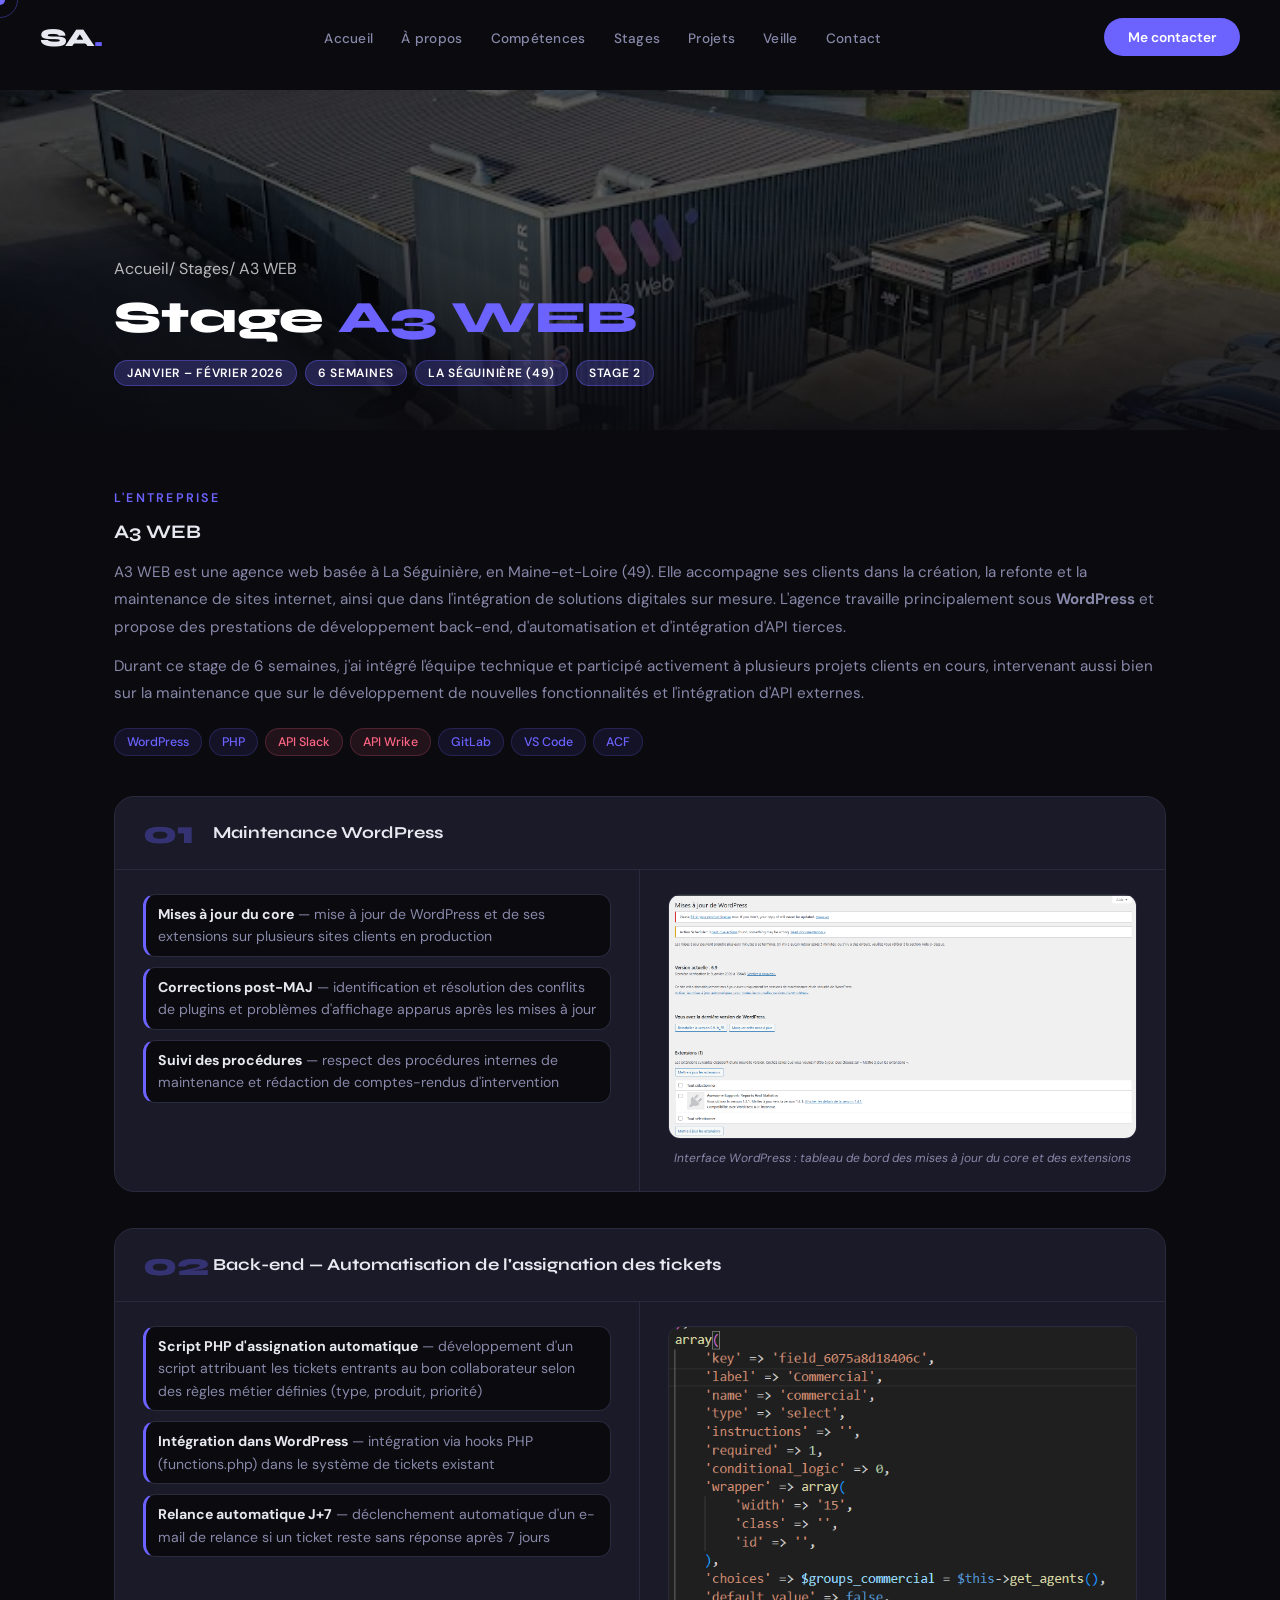
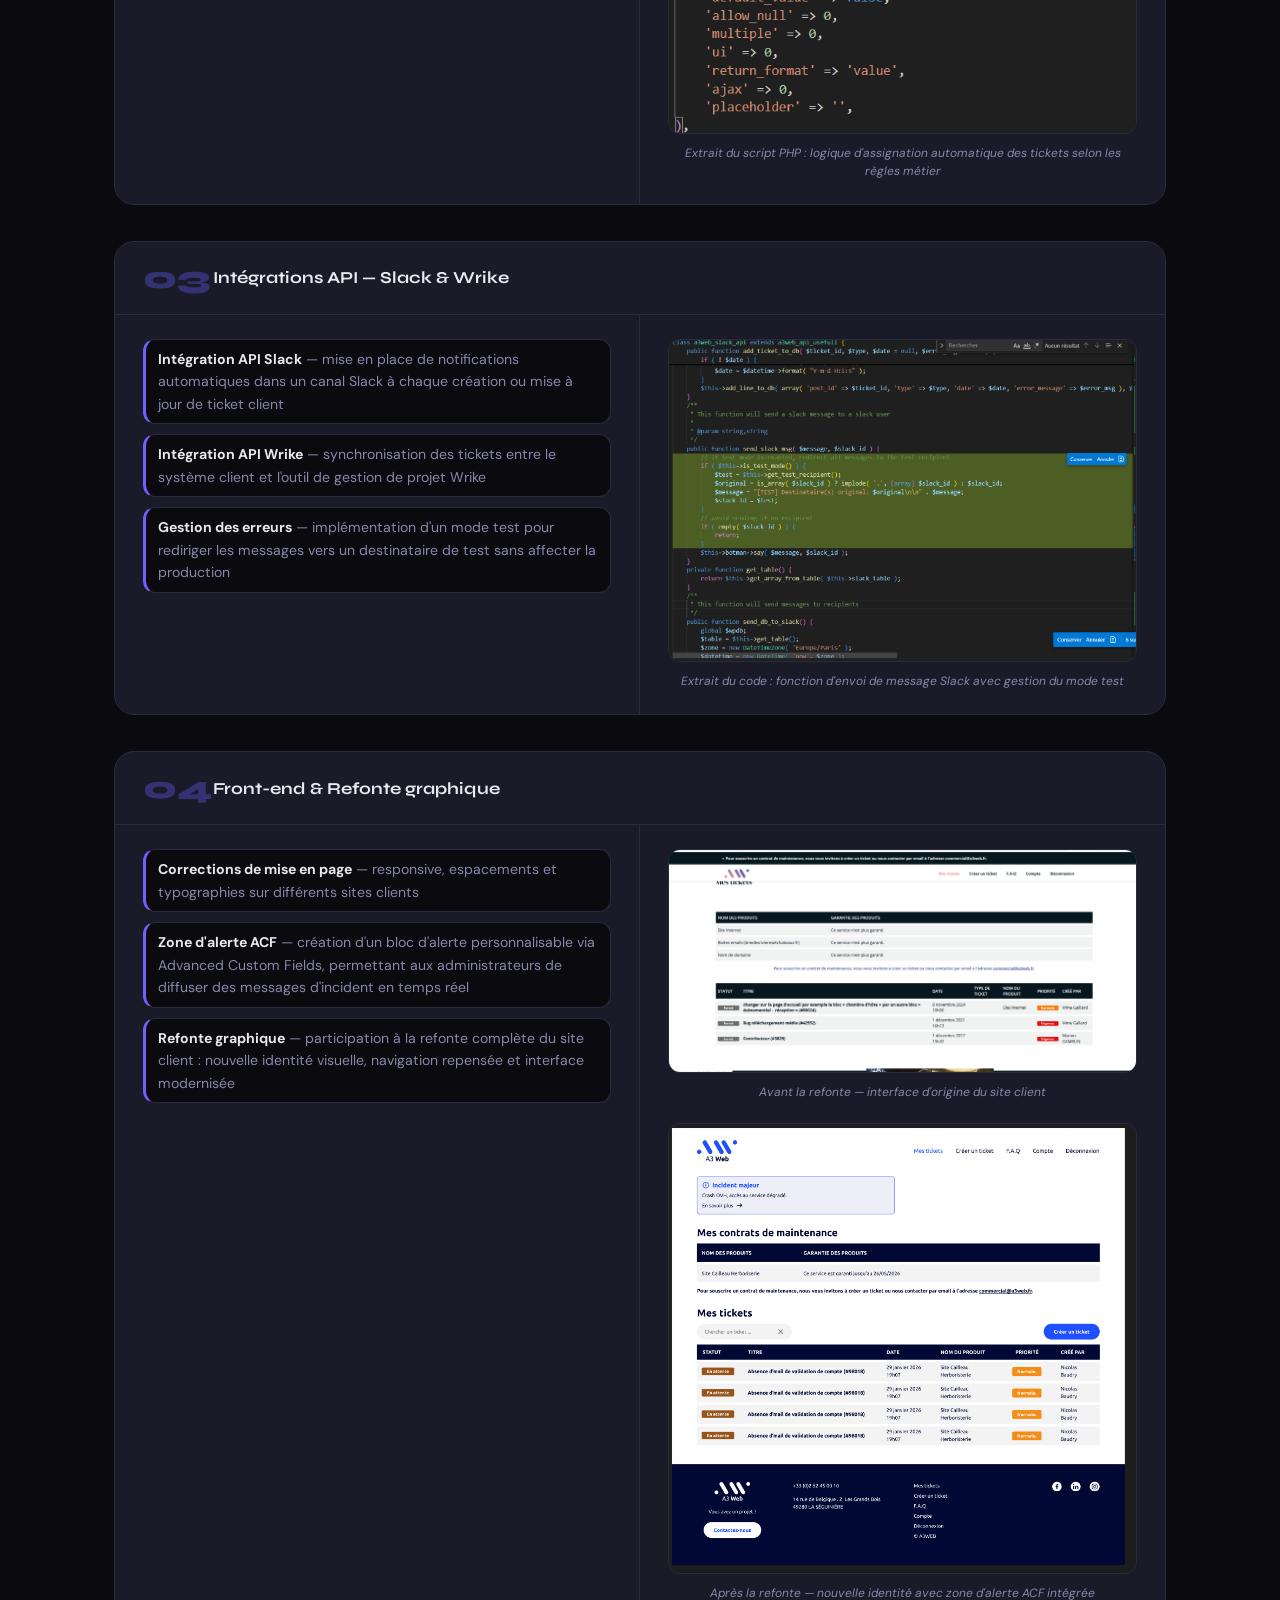
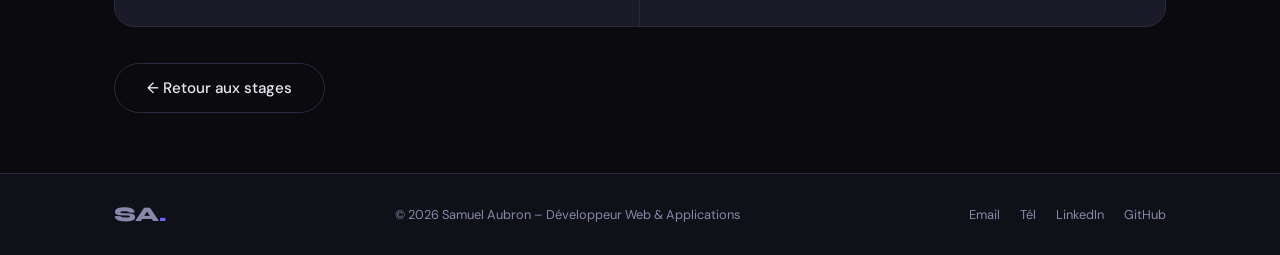
<file: stage-a3web.html>
﻿<!DOCTYPE html>
<html lang="fr">
<head>
  <meta charset="UTF-8" />
  <meta name="viewport" content="width=device-width, initial-scale=1.0" />
  <title>Stage A3 WEB – Samuel Aubron</title>
  <link rel="icon" href="assets/icons/favicon.svg" type="image/svg+xml" />
  <link rel="preconnect" href="https://fonts.googleapis.com" />
  <link rel="preconnect" href="https://fonts.gstatic.com" crossorigin />
  <link href="https://fonts.googleapis.com/css2?family=Syne:wght@400;600;700;800&family=DM+Sans:ital,wght@0,300;0,400;0,500;1,300&display=swap" rel="stylesheet" />
  <link rel="stylesheet" href="css/style.css" />
</head>
<body>

<div class="cursor" id="cursor"></div>
<div class="cursor-follower" id="cursorFollower"></div>

<nav class="navbar" id="navbar">
  <a href="index.html" class="nav-logo">SA<span>.</span></a>
  <ul class="nav-links">
    <li><a href="index.html">Accueil</a></li>
    <li><a href="about.html">À propos</a></li>
    <li><a href="skills.html">Compétences</a></li>
    <li><a href="stages.html">Stages</a></li>
    <li><a href="projects.html">Projets</a></li>
    <li><a href="veille.html">Veille</a></li>
    <li><a href="contact.html">Contact</a></li>
  </ul>
  <a href="contact.html" class="nav-cta">Me contacter</a>
  <button class="burger" id="burger" aria-label="Menu"><span></span><span></span><span></span></button>
</nav>
<div class="mobile-menu" id="mobileMenu">
  <ul>
    <li><a href="index.html">Accueil</a></li>
    <li><a href="about.html">À propos</a></li>
    <li><a href="skills.html">Compétences</a></li>
    <li><a href="stages.html">Stages</a></li>
    <li><a href="projects.html">Projets</a></li>
    <li><a href="veille.html">Veille</a></li>
    <li><a href="contact.html">Contact</a></li>
  </ul>
</div>

<div class="page-wrapper">

  <!-- Hero avec bannière photo -->
  <div class="stage-detail-hero">
    <img src="assets/images/A3web_entreprise.webp" alt="A3 WEB" class="stage-detail-hero-img" />
    <div class="stage-detail-hero-overlay">
      <div class="container">
        <div class="breadcrumb breadcrumb-light">
          <a href="index.html">Accueil</a><span>/</span>
          <a href="stages.html">Stages</a><span>/</span>
          <span>A3 WEB</span>
        </div>
        <h1 class="reveal-up">Stage <em>A3 WEB</em></h1>
        <div class="stage-detail-pills reveal-up" style="--d:.1s">
          <span>Janvier – Février 2026</span>
          <span>6 semaines</span>
          <span>La Séguinière (49)</span>
          <span>Stage 2</span>
        </div>
      </div>
    </div>
  </div>

  <div class="project-detail">
    <div class="container">

      <!-- Présentation -->
      <div class="detail-section reveal-up">
        <div class="section-label">L'entreprise</div>
        <h2>A3 WEB</h2>
        <div class="stage-company-text">
          <p>
            A3 WEB est une agence web basée à La Séguinière, en Maine-et-Loire (49). Elle accompagne ses clients
            dans la création, la refonte et la maintenance de sites internet, ainsi que dans l'intégration de
            solutions digitales sur mesure. L'agence travaille principalement sous <strong>WordPress</strong>
            et propose des prestations de développement back-end, d'automatisation et d'intégration d'API tierces.
          </p>
          <p>
            Durant ce stage de 6 semaines, j'ai intégré l'équipe technique et participé activement à plusieurs
            projets clients en cours, intervenant aussi bien sur la maintenance que sur le développement de
            nouvelles fonctionnalités et l'intégration d'API externes.
          </p>
        </div>
        <div class="detail-tags" style="margin-top:20px;">
          <span class="tag">WordPress</span>
          <span class="tag">PHP</span>
          <span class="tag pink">API Slack</span>
          <span class="tag pink">API Wrike</span>
          <span class="tag">GitLab</span>
          <span class="tag">VS Code</span>
          <span class="tag">ACF</span>
        </div>
      </div>

      <!-- Bloc tâche 1 : Maintenance WordPress -->
      <div class="stage-task reveal-up" style="--d:.1s">
        <div class="stage-task-head">
          <span class="stage-task-num">01</span>
          <h3>Maintenance WordPress</h3>
        </div>
        <div class="stage-task-body">
          <div class="stage-task-text">
            <ul>
              <li><strong>Mises à jour du core</strong> — mise à jour de WordPress et de ses extensions sur plusieurs sites clients en production</li>
              <li><strong>Corrections post-MAJ</strong> — identification et résolution des conflits de plugins et problèmes d'affichage apparus après les mises à jour</li>
              <li><strong>Suivi des procédures</strong> — respect des procédures internes de maintenance et rédaction de comptes-rendus d'intervention</li>
            </ul>
          </div>
          <div class="stage-task-shot">
            <img src="assets/images/MAJ_WP.png" alt="Interface WordPress — mises à jour" />
            <p class="stage-shot-caption">Interface WordPress : tableau de bord des mises à jour du core et des extensions</p>
          </div>
        </div>
      </div>

      <!-- Bloc tâche 2 : Automatisation assignation tickets -->
      <div class="stage-task reveal-up" style="--d:.15s">
        <div class="stage-task-head">
          <span class="stage-task-num">02</span>
          <h3>Back-end — Automatisation de l'assignation des tickets</h3>
        </div>
        <div class="stage-task-body">
          <div class="stage-task-text">
            <ul>
              <li><strong>Script PHP d'assignation automatique</strong> — développement d'un script attribuant les tickets entrants au bon collaborateur selon des règles métier définies (type, produit, priorité)</li>
              <li><strong>Intégration dans WordPress</strong> — intégration via hooks PHP (functions.php) dans le système de tickets existant</li>
              <li><strong>Relance automatique J+7</strong> — déclenchement automatique d'un e-mail de relance si un ticket reste sans réponse après 7 jours</li>
            </ul>
          </div>
          <div class="stage-task-shot">
            <img src="assets/images/Code_assignement_ticket.png" alt="Code PHP d'assignation automatique des tickets" />
            <p class="stage-shot-caption">Extrait du script PHP : logique d'assignation automatique des tickets selon les règles métier</p>
          </div>
        </div>
      </div>

      <!-- Bloc tâche 3 : API Slack & Wrike -->
      <div class="stage-task reveal-up" style="--d:.2s">
        <div class="stage-task-head">
          <span class="stage-task-num">03</span>
          <h3>Intégrations API — Slack &amp; Wrike</h3>
        </div>
        <div class="stage-task-body">
          <div class="stage-task-text">
            <ul>
              <li><strong>Intégration API Slack</strong> — mise en place de notifications automatiques dans un canal Slack à chaque création ou mise à jour de ticket client</li>
              <li><strong>Intégration API Wrike</strong> — synchronisation des tickets entre le système client et l'outil de gestion de projet Wrike</li>
              <li><strong>Gestion des erreurs</strong> — implémentation d'un mode test pour rediriger les messages vers un destinataire de test sans affecter la production</li>
            </ul>
          </div>
          <div class="stage-task-shot">
            <img src="assets/images/API_slack.png" alt="Code PHP de l'intégration API Slack" />
            <p class="stage-shot-caption">Extrait du code : fonction d'envoi de message Slack avec gestion du mode test</p>
          </div>
        </div>
      </div>

      <!-- Bloc tâche 4 : Front-end & Refonte -->
      <div class="stage-task reveal-up" style="--d:.25s">
        <div class="stage-task-head">
          <span class="stage-task-num">04</span>
          <h3>Front-end &amp; Refonte graphique</h3>
        </div>
        <div class="stage-task-body">
          <div class="stage-task-text">
            <ul>
              <li><strong>Corrections de mise en page</strong> — responsive, espacements et typographies sur différents sites clients</li>
              <li><strong>Zone d'alerte ACF</strong> — création d'un bloc d'alerte personnalisable via Advanced Custom Fields, permettant aux administrateurs de diffuser des messages d'incident en temps réel</li>
              <li><strong>Refonte graphique</strong> — participation à la refonte complète du site client : nouvelle identité visuelle, navigation repensée et interface modernisée</li>
            </ul>
          </div>
          <div class="stage-task-shot">
            <img src="assets/images/Avant_refonte_site.png" alt="Site client avant la refonte graphique" />
            <p class="stage-shot-caption">Avant la refonte — interface d'origine du site client</p>
            <img src="assets/images/Apres_refonte_site.png" alt="Site client après la refonte graphique" style="margin-top:12px;" />
            <p class="stage-shot-caption">Après la refonte — nouvelle identité avec zone d'alerte ACF intégrée</p>
          </div>
        </div>
      </div>

      <div class="reveal-up" style="--d:.3s; margin-top:32px;">
        <a href="stages.html" class="btn-outline">← Retour aux stages</a>
      </div>

    </div>
  </div>

</div>

<footer class="footer">
  <div class="container footer-inner">
    <div class="footer-logo">SA<span>.</span></div>
    <p>© 2026 Samuel Aubron – Développeur Web &amp; Applications</p>
    <div class="footer-links">
      <a href="mailto:aubronsamuel06@gmail.com">Email</a>
      <a href="tel:+33787052349">Tél</a>
      <a href="https://www.linkedin.com/in/samuel-aubron-757a1b2b6/" target="_blank" rel="noopener">LinkedIn</a>
      <a href="https://github.com/Samuel240506" target="_blank" rel="noopener">GitHub</a>
    </div>
  </div>
</footer>

<script src="js/main.js"></script>
</body>
</html>
</file>
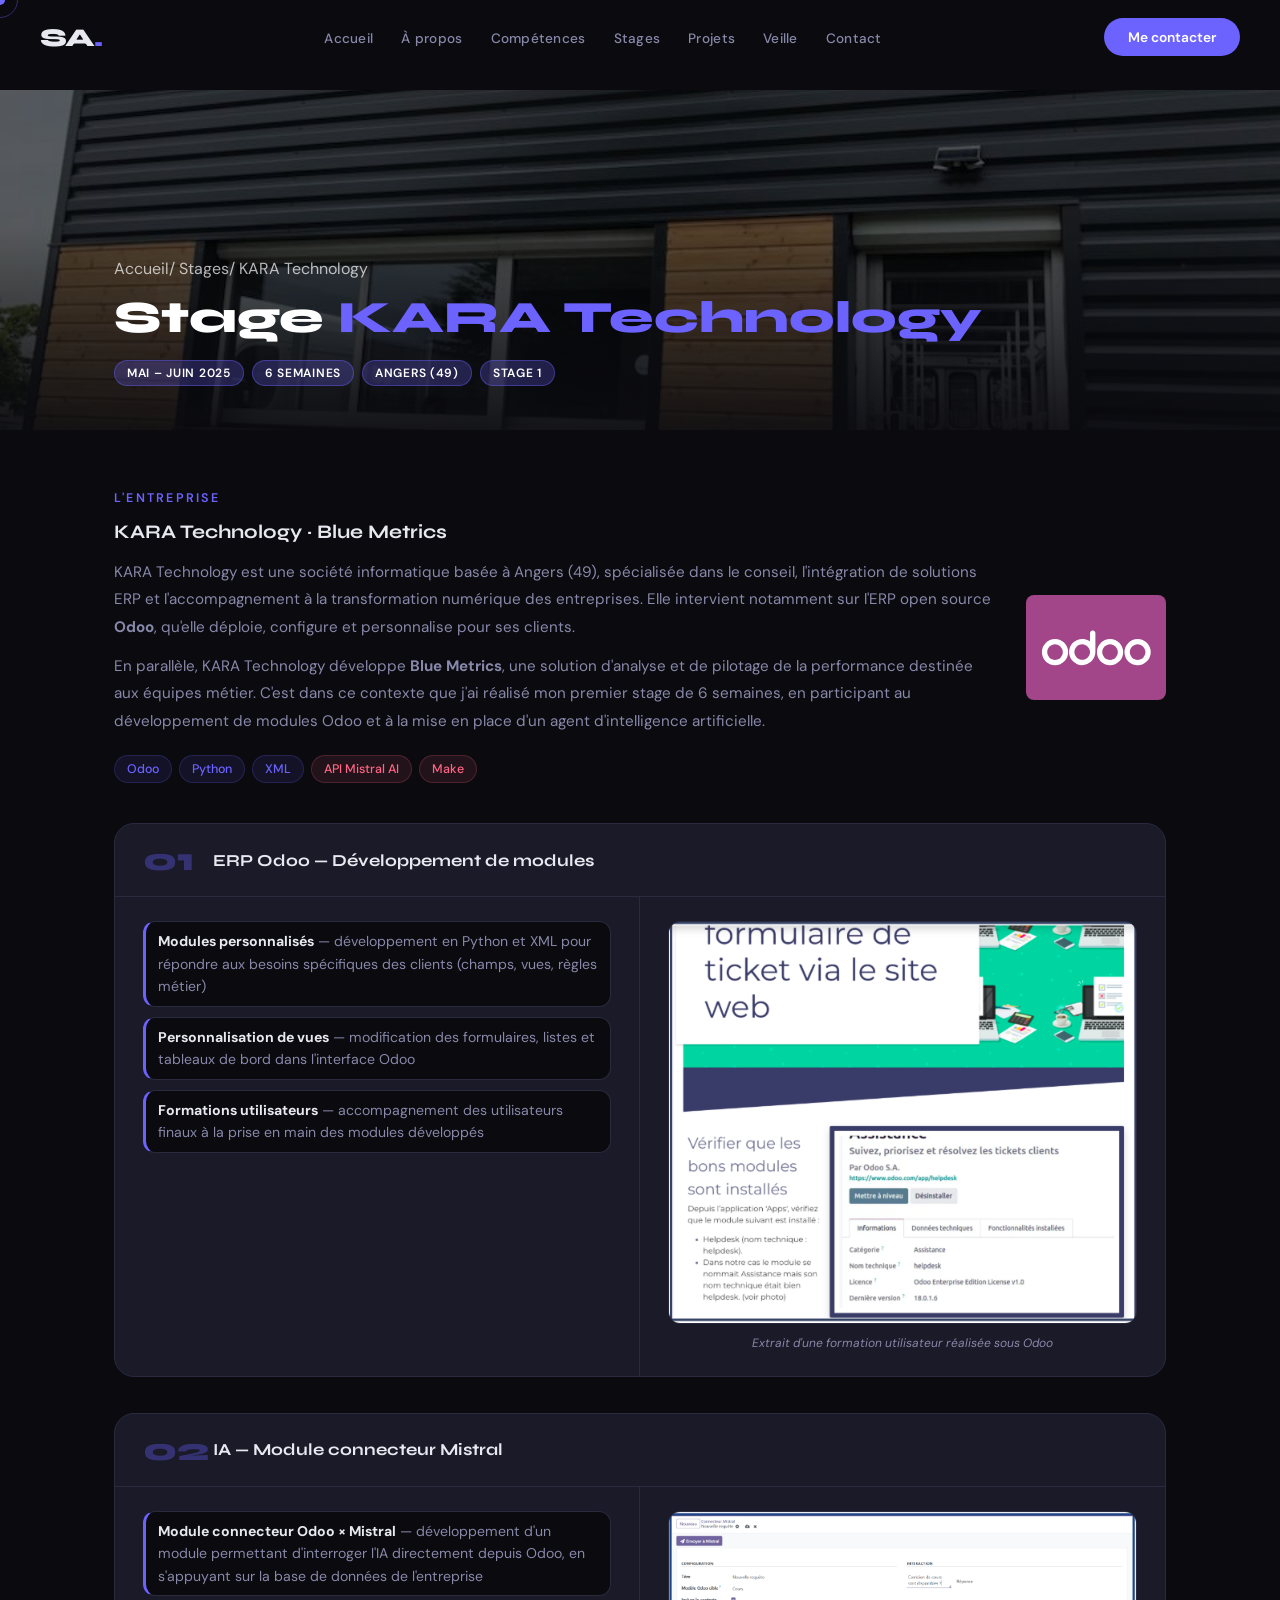
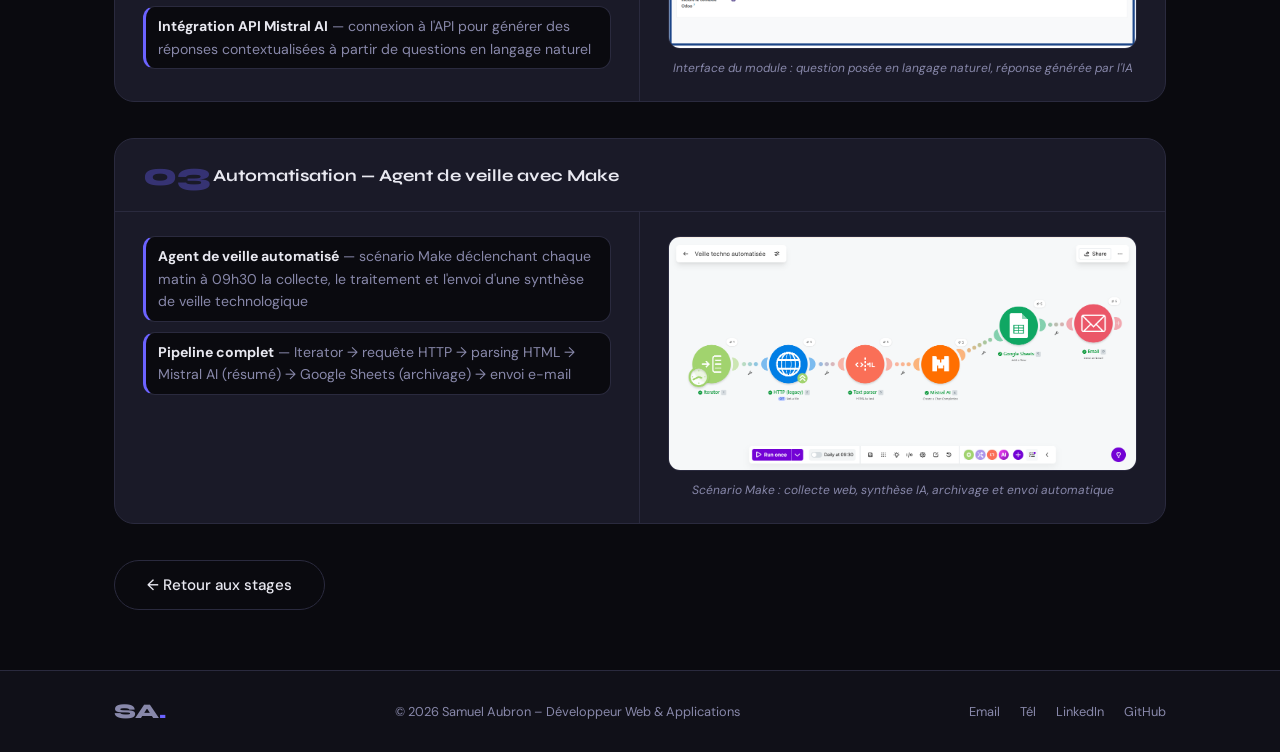
<file: stage-kara.html>
﻿<!DOCTYPE html>
<html lang="fr">
<head>
  <meta charset="UTF-8" />
  <meta name="viewport" content="width=device-width, initial-scale=1.0" />
  <title>Stage KARA Technology – Samuel Aubron</title>
  <link rel="icon" href="assets/icons/favicon.svg" type="image/svg+xml" />
  <link rel="preconnect" href="https://fonts.googleapis.com" />
  <link rel="preconnect" href="https://fonts.gstatic.com" crossorigin />
  <link href="https://fonts.googleapis.com/css2?family=Syne:wght@400;600;700;800&family=DM+Sans:ital,wght@0,300;0,400;0,500;1,300&display=swap" rel="stylesheet" />
  <link rel="stylesheet" href="css/style.css" />
</head>
<body>

<div class="cursor" id="cursor"></div>
<div class="cursor-follower" id="cursorFollower"></div>

<nav class="navbar" id="navbar">
  <a href="index.html" class="nav-logo">SA<span>.</span></a>
  <ul class="nav-links">
    <li><a href="index.html">Accueil</a></li>
    <li><a href="about.html">À propos</a></li>
    <li><a href="skills.html">Compétences</a></li>
    <li><a href="stages.html">Stages</a></li>
    <li><a href="projects.html">Projets</a></li>
    <li><a href="veille.html">Veille</a></li>
    <li><a href="contact.html">Contact</a></li>
  </ul>
  <a href="contact.html" class="nav-cta">Me contacter</a>
  <button class="burger" id="burger" aria-label="Menu"><span></span><span></span><span></span></button>
</nav>
<div class="mobile-menu" id="mobileMenu">
  <ul>
    <li><a href="index.html">Accueil</a></li>
    <li><a href="about.html">À propos</a></li>
    <li><a href="skills.html">Compétences</a></li>
    <li><a href="stages.html">Stages</a></li>
    <li><a href="projects.html">Projets</a></li>
    <li><a href="veille.html">Veille</a></li>
    <li><a href="contact.html">Contact</a></li>
  </ul>
</div>

<div class="page-wrapper">

  <!-- Hero avec bannière photo -->
  <div class="stage-detail-hero">
    <img src="assets/images/kara_technology_entreprise.jpg" alt="KARA Technology" class="stage-detail-hero-img" />
    <div class="stage-detail-hero-overlay">
      <div class="container">
        <div class="breadcrumb breadcrumb-light">
          <a href="index.html">Accueil</a><span>/</span>
          <a href="stages.html">Stages</a><span>/</span>
          <span>KARA Technology</span>
        </div>
        <h1 class="reveal-up">Stage <em>KARA Technology</em></h1>
        <div class="stage-detail-pills reveal-up" style="--d:.1s">
          <span>Mai – Juin 2025</span>
          <span>6 semaines</span>
          <span>Angers (49)</span>
          <span>Stage 1</span>
        </div>
      </div>
    </div>
  </div>

  <div class="project-detail">
    <div class="container">

        <!-- Présentation -->
        <div class="detail-section reveal-up">
            <div class="section-label">L'entreprise</div>
            <h2>KARA Technology · Blue Metrics</h2>
            <div class="stage-company-block">
              <div class="stage-company-text">
                <p>
                  KARA Technology est une société informatique basée à Angers (49), spécialisée dans
                  le conseil, l'intégration de solutions ERP et l'accompagnement à la transformation numérique
                  des entreprises. Elle intervient notamment sur l'ERP open source <strong>Odoo</strong>,
                  qu'elle déploie, configure et personnalise pour ses clients.
                </p>
                <p>
                  En parallèle, KARA Technology développe <strong>Blue Metrics</strong>, une solution
                  d'analyse et de pilotage de la performance destinée aux équipes métier. C'est dans ce
                  contexte que j'ai réalisé mon premier stage de 6 semaines, en participant au développement
                  de modules Odoo et à la mise en place d'un agent d'intelligence artificielle.
                </p>
              </div>
              <img src="assets/images/Logo_odoo.svg" alt="Logo Odoo" class="stage-odoo-logo" />
            </div>
            <div class="detail-tags" style="margin-top:20px;">
              <span class="tag">Odoo</span>
              <span class="tag">Python</span>
              <span class="tag">XML</span>
              <span class="tag pink">API Mistral AI</span>
              <span class="tag pink">Make</span>
            </div>
          </div>

          <!-- Bloc tâche 1 : Odoo -->
          <div class="stage-task reveal-up" style="--d:.1s">
            <div class="stage-task-head">
              <span class="stage-task-num">01</span>
              <h3>ERP Odoo — Développement de modules</h3>
            </div>
            <div class="stage-task-body">
              <div class="stage-task-text">
                <ul>
                  <li><strong>Modules personnalisés</strong> — développement en Python et XML pour répondre aux besoins spécifiques des clients (champs, vues, règles métier)</li>
                  <li><strong>Personnalisation de vues</strong> — modification des formulaires, listes et tableaux de bord dans l'interface Odoo</li>
                  <li><strong>Formations utilisateurs</strong> — accompagnement des utilisateurs finaux à la prise en main des modules développés</li>
                </ul>
              </div>
              <div class="stage-task-shot">
                <img src="assets/images/Formation_odoo.png" alt="Extrait d'une formation utilisateur Odoo" />
                <p class="stage-shot-caption">Extrait d'une formation utilisateur réalisée sous Odoo</p>
              </div>
            </div>
          </div>

          <!-- Bloc tâche 2 : Mistral -->
          <div class="stage-task reveal-up" style="--d:.15s">
            <div class="stage-task-head">
              <span class="stage-task-num">02</span>
              <h3>IA — Module connecteur Mistral</h3>
            </div>
            <div class="stage-task-body">
              <div class="stage-task-text">
                <ul>
                  <li><strong>Module connecteur Odoo × Mistral</strong> — développement d'un module permettant d'interroger l'IA directement depuis Odoo, en s'appuyant sur la base de données de l'entreprise</li>
                  <li><strong>Intégration API Mistral AI</strong> — connexion à l'API pour générer des réponses contextualisées à partir de questions en langage naturel</li>
                </ul>
              </div>
              <div class="stage-task-shot">
                <img src="assets/images/Module_Mistral.png" alt="Interface du module connecteur Mistral dans Odoo" />
                <p class="stage-shot-caption">Interface du module : question posée en langage naturel, réponse générée par l'IA</p>
              </div>
            </div>
          </div>

          <!-- Bloc tâche 3 : Make -->
          <div class="stage-task reveal-up" style="--d:.2s">
            <div class="stage-task-head">
              <span class="stage-task-num">03</span>
              <h3>Automatisation — Agent de veille avec Make</h3>
            </div>
            <div class="stage-task-body">
              <div class="stage-task-text">
                <ul>
                  <li><strong>Agent de veille automatisé</strong> — scénario Make déclenchant chaque matin à 09h30 la collecte, le traitement et l'envoi d'une synthèse de veille technologique</li>
                  <li><strong>Pipeline complet</strong> — Iterator → requête HTTP → parsing HTML → Mistral AI (résumé) → Google Sheets (archivage) → envoi e-mail</li>
                </ul>
              </div>
              <div class="stage-task-shot">
                <img src="assets/images/Automatisation_veille.png" alt="Workflow Make de l'agent de veille automatisé" />
                <p class="stage-shot-caption">Scénario Make : collecte web, synthèse IA, archivage et envoi automatique</p>
              </div>
            </div>
          </div>

        <div class="reveal-up" style="--d:.25s; margin-top:32px;">
          <a href="stages.html" class="btn-outline">← Retour aux stages</a>
        </div>

    </div>
  </div>

</div>

<footer class="footer">
  <div class="container footer-inner">
    <div class="footer-logo">SA<span>.</span></div>
    <p>© 2026 Samuel Aubron – Développeur Web &amp; Applications</p>
    <div class="footer-links">
      <a href="mailto:aubronsamuel06@gmail.com">Email</a>
      <a href="tel:+33787052349">Tél</a>
      <a href="https://www.linkedin.com/in/samuel-aubron-757a1b2b6/" target="_blank" rel="noopener">LinkedIn</a>
      <a href="https://github.com/Samuel240506" target="_blank" rel="noopener">GitHub</a>
    </div>
  </div>
</footer>

<script src="js/main.js"></script>
</body>
</html>
</file>
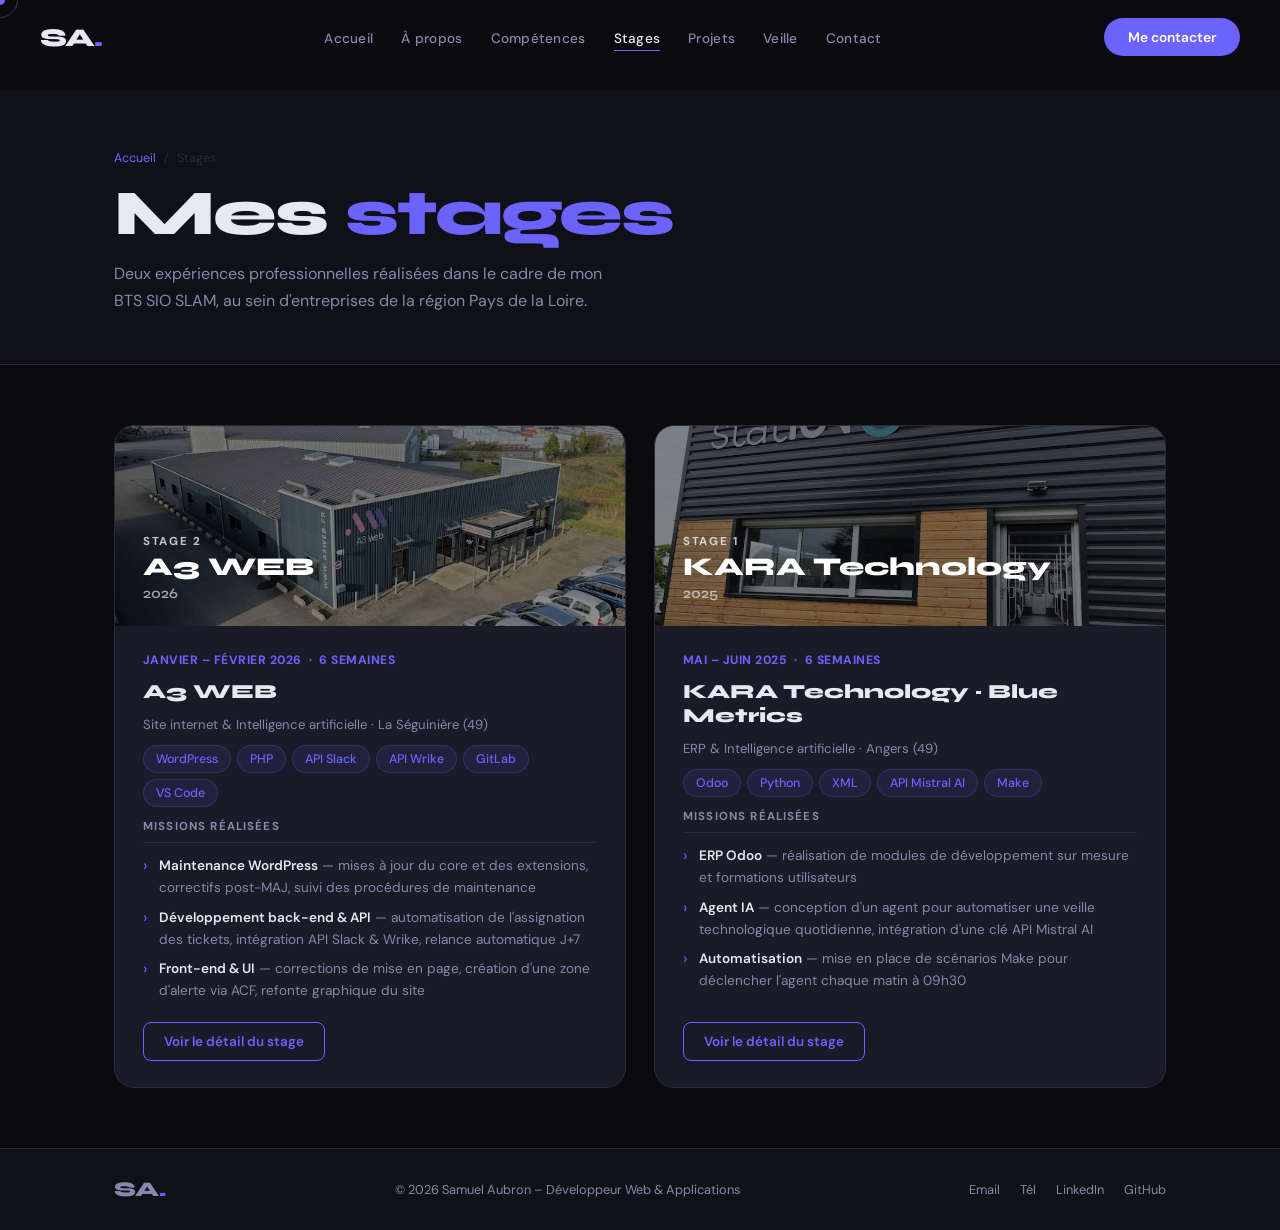
<file: stages.html>
﻿<!DOCTYPE html>
<html lang="fr">
<head>
  <meta charset="UTF-8" />
  <meta name="viewport" content="width=device-width, initial-scale=1.0" />
  <title>Stages – Samuel Aubron</title>
  <link rel="icon" href="assets/icons/favicon.svg" type="image/svg+xml" />
  <link rel="preconnect" href="https://fonts.googleapis.com" />
  <link rel="preconnect" href="https://fonts.gstatic.com" crossorigin />
  <link href="https://fonts.googleapis.com/css2?family=Syne:wght@400;600;700;800&family=DM+Sans:ital,wght@0,300;0,400;0,500;1,300&display=swap" rel="stylesheet" />
  <link rel="stylesheet" href="css/style.css?v=2" />
</head>
<body>

<div class="cursor" id="cursor"></div>
<div class="cursor-follower" id="cursorFollower"></div>

<nav class="navbar" id="navbar">
  <a href="index.html" class="nav-logo">SA<span>.</span></a>
  <ul class="nav-links">
    <li><a href="index.html">Accueil</a></li>
    <li><a href="about.html">À propos</a></li>
    <li><a href="skills.html">Compétences</a></li>
    <li><a href="stages.html">Stages</a></li>
    <li><a href="projects.html">Projets</a></li>
    <li><a href="veille.html">Veille</a></li>
    <li><a href="contact.html">Contact</a></li>
  </ul>
  <a href="contact.html" class="nav-cta">Me contacter</a>
  <button class="burger" id="burger" aria-label="Menu"><span></span><span></span><span></span></button>
</nav>
<div class="mobile-menu" id="mobileMenu">
  <ul>
    <li><a href="index.html">Accueil</a></li>
    <li><a href="about.html">À propos</a></li>
    <li><a href="skills.html">Compétences</a></li>
    <li><a href="stages.html">Stages</a></li>
    <li><a href="projects.html">Projets</a></li>
    <li><a href="veille.html">Veille</a></li>
    <li><a href="contact.html">Contact</a></li>
  </ul>
</div>

<div class="page-wrapper">

  <div class="page-hero">
    <div class="container">
      <div class="breadcrumb"><a href="index.html">Accueil</a><span>/</span><span>Stages</span></div>
      <h1 class="reveal-up">Mes <em>stages</em></h1>
      <p class="reveal-up" style="--d:.1s">Deux expériences professionnelles réalisées dans le cadre de mon BTS SIO SLAM, au sein d'entreprises de la région Pays de la Loire.</p>
    </div>
  </div>

  <div class="stages-section">
    <div class="container">

      <div class="stages-grid">

        <!-- Stage 1 : A3 WEB -->
        <div class="stage-card reveal-up" style="--d:.1s">
          <div class="stage-card-visual stage-visual-photo">
            <img src="assets/images/A3web_entreprise.webp" alt="A3 WEB" class="stage-visual-img" />
            <div class="stage-visual-overlay">
              <div class="stage-visual-label">Stage 2</div>
              <div class="stage-visual-name">A3 WEB</div>
              <div class="stage-visual-year">2026</div>
            </div>
          </div>
          <div class="stage-card-body">
            <div class="stage-period">Janvier – Février 2026 &nbsp;·&nbsp; 6 semaines</div>
            <h2 class="stage-company">A3 WEB</h2>
            <div class="stage-location">Site internet &amp; Intelligence artificielle · La Séguinière (49)</div>
            <div class="stage-tags">
              <span class="tag">WordPress</span>
              <span class="tag">PHP</span>
              <span class="tag">API Slack</span>
              <span class="tag">API Wrike</span>
              <span class="tag">GitLab</span>
              <span class="tag">VS Code</span>
            </div>
            <div class="stage-missions-title">Missions réalisées</div>
            <ul class="stage-missions">
              <li><strong>Maintenance WordPress</strong> — mises à jour du core et des extensions, correctifs post-MAJ, suivi des procédures de maintenance</li>
              <li><strong>Développement back-end &amp; API</strong> — automatisation de l'assignation des tickets, intégration API Slack &amp; Wrike, relance automatique J+7</li>
              <li><strong>Front-end &amp; UI</strong> — corrections de mise en page, création d'une zone d'alerte via ACF, refonte graphique du site</li>
            </ul>
            <a href="stage-a3web.html" class="btn-stage">Voir le détail du stage</a>
          </div>
        </div>

        <!-- Stage 2 : KARA Technology -->
        <div class="stage-card reveal-up" style="--d:.2s">
          <div class="stage-card-visual stage-visual-photo">
            <img src="assets/images/kara_technology_entreprise.jpg" alt="KARA Technology" class="stage-visual-img" />
            <div class="stage-visual-overlay">
              <div class="stage-visual-label">Stage 1</div>
              <div class="stage-visual-name">KARA Technology</div>
              <div class="stage-visual-year">2025</div>
            </div>
          </div>
          <div class="stage-card-body">
            <div class="stage-period">Mai – Juin 2025 &nbsp;·&nbsp; 6 semaines</div>
            <h2 class="stage-company">KARA Technology · Blue Metrics</h2>
            <div class="stage-location">ERP &amp; Intelligence artificielle · Angers (49)</div>
            <div class="stage-tags">
              <span class="tag">Odoo</span>
              <span class="tag">Python</span>
              <span class="tag">XML</span>
              <span class="tag">API Mistral AI</span>
              <span class="tag">Make</span>
            </div>
            <div class="stage-missions-title">Missions réalisées</div>
            <ul class="stage-missions">
              <li><strong>ERP Odoo</strong> — réalisation de modules de développement sur mesure et formations utilisateurs</li>
              <li><strong>Agent IA</strong> — conception d'un agent pour automatiser une veille technologique quotidienne, intégration d'une clé API Mistral AI</li>
              <li><strong>Automatisation</strong> — mise en place de scénarios Make pour déclencher l'agent chaque matin à 09h30</li>
            </ul>
            <a href="stage-kara.html" class="btn-stage">Voir le détail du stage</a>
          </div>
        </div>

      </div>

    </div>
  </div>

</div>

<footer class="footer">
  <div class="container footer-inner">
    <div class="footer-logo">SA<span>.</span></div>
    <p>© 2026 Samuel Aubron – Développeur Web &amp; Applications</p>
    <div class="footer-links">
      <a href="mailto:aubronsamuel06@gmail.com">Email</a>
      <a href="tel:+33787052349">Tél</a>
      <a href="https://www.linkedin.com/in/samuel-aubron-757a1b2b6/" target="_blank" rel="noopener">LinkedIn</a>
      <a href="https://github.com/Samuel240506" target="_blank" rel="noopener">GitHub</a>
    </div>
  </div>
</footer>

<script src="js/main.js"></script>
</body>
</html>
</file>
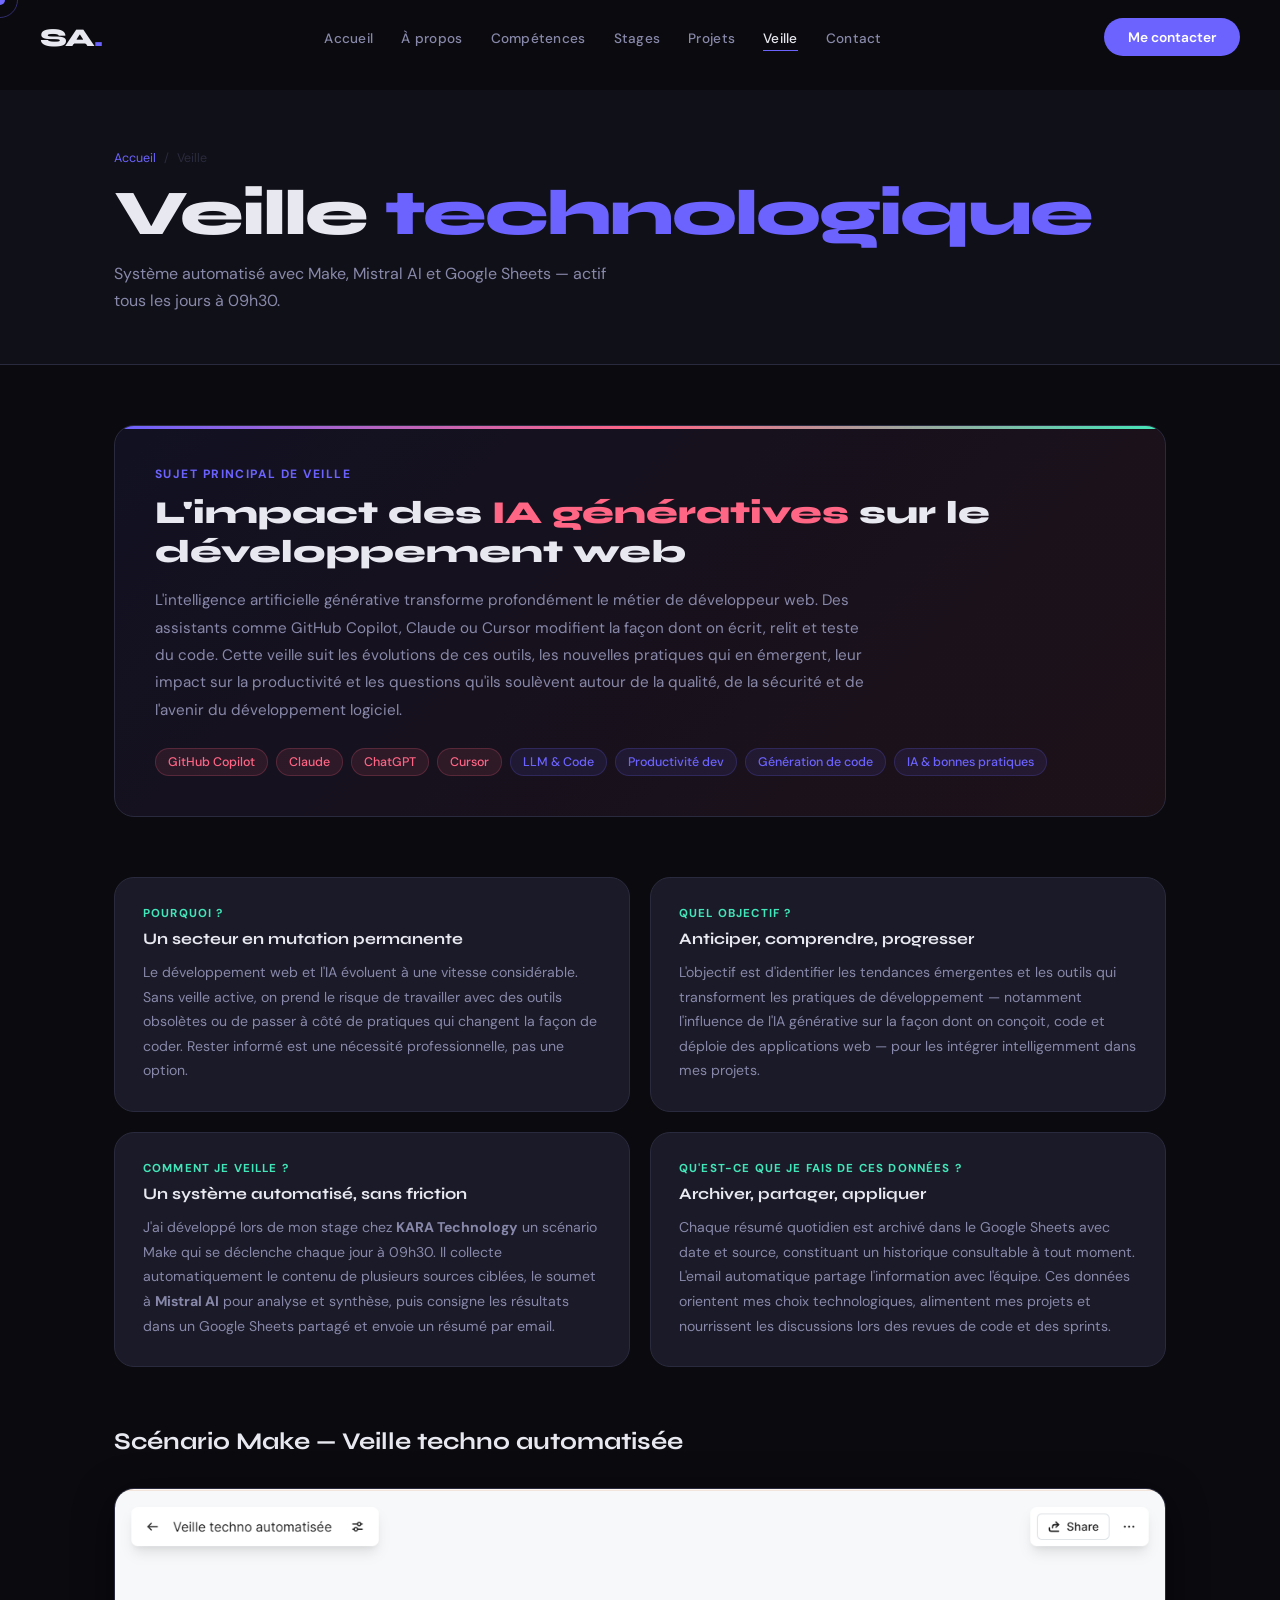
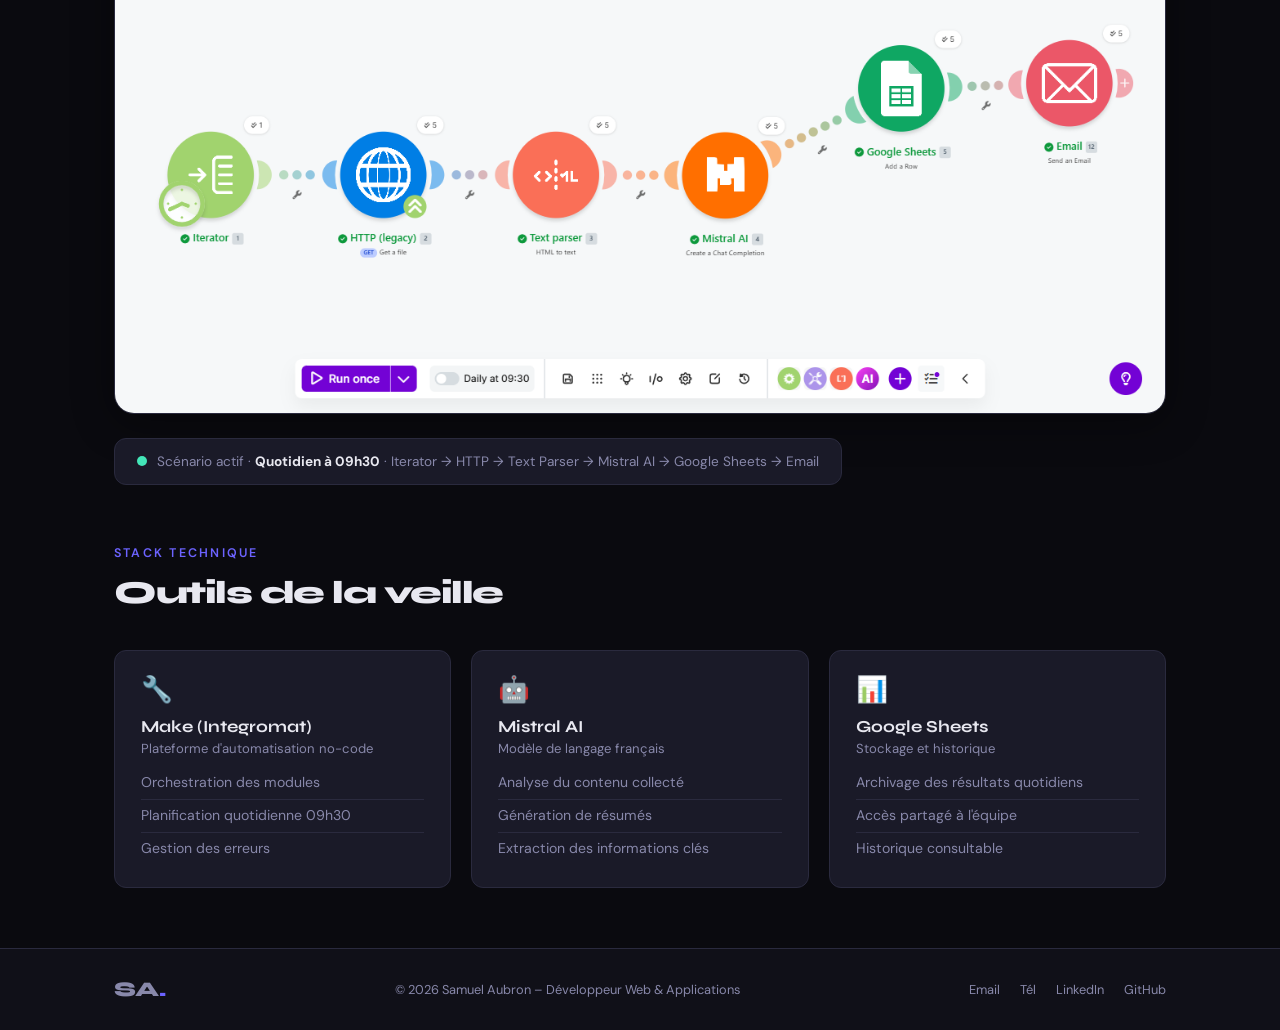
<file: veille.html>
﻿<!DOCTYPE html>
<html lang="fr">
<head>
  <meta charset="UTF-8" />
  <meta name="viewport" content="width=device-width, initial-scale=1.0" />
  <title>Veille technologique – Samuel Aubron</title>
  <link rel="icon" href="assets/icons/favicon.svg" type="image/svg+xml" />
  <link rel="preconnect" href="https://fonts.googleapis.com" />
  <link rel="preconnect" href="https://fonts.gstatic.com" crossorigin />
  <link href="https://fonts.googleapis.com/css2?family=Syne:wght@400;600;700;800&family=DM+Sans:ital,wght@0,300;0,400;0,500;1,300&display=swap" rel="stylesheet" />
  <link rel="stylesheet" href="css/style.css" />
</head>
<body>

<div class="cursor" id="cursor"></div>
<div class="cursor-follower" id="cursorFollower"></div>

<nav class="navbar" id="navbar">
  <a href="index.html" class="nav-logo">SA<span>.</span></a>
  <ul class="nav-links">
    <li><a href="index.html">Accueil</a></li>
    <li><a href="about.html">À propos</a></li>
    <li><a href="skills.html">Compétences</a></li>
    <li><a href="stages.html">Stages</a></li>
    <li><a href="projects.html">Projets</a></li>
    <li><a href="veille.html">Veille</a></li>
    <li><a href="contact.html">Contact</a></li>
  </ul>
  <a href="contact.html" class="nav-cta">Me contacter</a>
  <button class="burger" id="burger" aria-label="Menu"><span></span><span></span><span></span></button>
</nav>
<div class="mobile-menu" id="mobileMenu">
  <ul>
    <li><a href="index.html">Accueil</a></li>
    <li><a href="about.html">À propos</a></li>
    <li><a href="skills.html">Compétences</a></li>
    <li><a href="stages.html">Stages</a></li>
    <li><a href="projects.html">Projets</a></li>
    <li><a href="veille.html">Veille</a></li>
    <li><a href="contact.html">Contact</a></li>
  </ul>
</div>

<div class="page-wrapper">

  <div class="page-hero">
    <div class="container">
      <div class="breadcrumb"><a href="index.html">Accueil</a><span>/</span><span>Veille</span></div>
      <h1 class="reveal-up">Veille <em>technologique</em></h1>
      <p class="reveal-up" style="--d:.1s">Système automatisé avec Make, Mistral AI et Google Sheets — actif tous les jours à 09h30.</p>
    </div>
  </div>

  <div class="veille-section">
    <div class="container">

      <!-- SUJET PRINCIPAL -->
      <div class="veille-subject reveal-up">
        <div class="veille-subject-eyebrow">Sujet principal de veille</div>
        <div class="veille-subject-title">L'impact des <em>IA génératives</em> sur le développement web</div>
        <p class="veille-subject-desc">
          L'intelligence artificielle générative transforme profondément le métier de développeur web. Des assistants comme
          GitHub Copilot, Claude ou Cursor modifient la façon dont on écrit, relit et teste du code. Cette veille suit
          les évolutions de ces outils, les nouvelles pratiques qui en émergent, leur impact sur la productivité
          et les questions qu'ils soulèvent autour de la qualité, de la sécurité et de l'avenir du développement logiciel.
        </p>
        <div style="display:flex; flex-wrap:wrap; gap:8px;">
          <span class="tag pink">GitHub Copilot</span>
          <span class="tag pink">Claude</span>
          <span class="tag pink">ChatGPT</span>
          <span class="tag pink">Cursor</span>
          <span class="tag">LLM & Code</span>
          <span class="tag">Productivité dev</span>
          <span class="tag">Génération de code</span>
          <span class="tag">IA & bonnes pratiques</span>
        </div>
      </div>

      <!-- 4 QUESTIONS -->
      <div class="veille-questions">

        <div class="veille-question-card reveal-up" style="--d:.05s">
          <div class="veille-question-label">Pourquoi ?</div>
          <h3>Un secteur en mutation permanente</h3>
          <p>
            Le développement web et l'IA évoluent à une vitesse considérable. Sans veille active, on prend le risque
            de travailler avec des outils obsolètes ou de passer à côté de pratiques qui changent la façon de coder.
            Rester informé est une nécessité professionnelle, pas une option.
          </p>
        </div>

        <div class="veille-question-card reveal-up" style="--d:.1s">
          <div class="veille-question-label">Quel objectif ?</div>
          <h3>Anticiper, comprendre, progresser</h3>
          <p>
            L'objectif est d'identifier les tendances émergentes et les outils qui transforment les pratiques
            de développement — notamment l'influence de l'IA générative sur la façon dont on conçoit, code
            et déploie des applications web — pour les intégrer intelligemment dans mes projets.
          </p>
        </div>

        <div class="veille-question-card reveal-up" style="--d:.15s">
          <div class="veille-question-label">Comment je veille ?</div>
          <h3>Un système automatisé, sans friction</h3>
          <p>
            J'ai développé lors de mon stage chez <strong>KARA Technology</strong> un scénario Make qui se déclenche
            chaque jour à 09h30. Il collecte automatiquement le contenu de plusieurs sources ciblées,
            le soumet à <strong>Mistral AI</strong> pour analyse et synthèse, puis consigne les résultats
            dans un Google Sheets partagé et envoie un résumé par email.
          </p>
        </div>

        <div class="veille-question-card reveal-up" style="--d:.2s">
          <div class="veille-question-label">Qu'est-ce que je fais de ces données ?</div>
          <h3>Archiver, partager, appliquer</h3>
          <p>
            Chaque résumé quotidien est archivé dans le Google Sheets avec date et source, constituant
            un historique consultable à tout moment. L'email automatique partage l'information avec l'équipe.
            Ces données orientent mes choix technologiques, alimentent mes projets
            et nourrissent les discussions lors des revues de code et des sprints.
          </p>
        </div>

      </div>

      <!-- WORKFLOW MAKE -->
      <div class="reveal-up" style="--d:.1s; margin-bottom:60px;">
        <div class="workflow-title">Scénario Make — Veille techno automatisée</div>
        <div class="scenario-screenshot">
          <img src="assets/images/Automatisation_veille.png" alt="Scénario Make – Veille techno automatisée" />
        </div>
        <div class="make-badge reveal-up" style="--d:.2s; margin-top:24px;">
          <div class="make-badge-dot"></div>
          <span>Scénario actif · <strong>Quotidien à 09h30</strong> · Iterator → HTTP → Text Parser → Mistral AI → Google Sheets → Email</span>
        </div>
      </div>

      <!-- OUTILS -->
      <div>
        <div class="section-label reveal-up">Stack technique</div>
        <h2 class="section-title reveal-up" style="--d:.1s; font-size:clamp(1.5rem,3vw,2rem);">Outils de la veille</h2>
        <div style="display:grid; grid-template-columns: repeat(3,1fr); gap:20px; margin-top:32px;">

          <div class="tl-card reveal-up" style="--d:.1s">
            <div style="font-size:1.6rem; margin-bottom:10px;">🔧</div>
            <div class="tl-company">Make (Integromat)</div>
            <div class="tl-location" style="margin-bottom:10px;">Plateforme d'automatisation no-code</div>
            <ul class="tl-tasks">
              <li>Orchestration des modules</li>
              <li>Planification quotidienne 09h30</li>
              <li>Gestion des erreurs</li>
            </ul>
          </div>

          <div class="tl-card reveal-up" style="--d:.15s">
            <div style="font-size:1.6rem; margin-bottom:10px;">🤖</div>
            <div class="tl-company">Mistral AI</div>
            <div class="tl-location" style="margin-bottom:10px;">Modèle de langage français</div>
            <ul class="tl-tasks">
              <li>Analyse du contenu collecté</li>
              <li>Génération de résumés</li>
              <li>Extraction des informations clés</li>
            </ul>
          </div>

          <div class="tl-card reveal-up" style="--d:.2s">
            <div style="font-size:1.6rem; margin-bottom:10px;">📊</div>
            <div class="tl-company">Google Sheets</div>
            <div class="tl-location" style="margin-bottom:10px;">Stockage et historique</div>
            <ul class="tl-tasks">
              <li>Archivage des résultats quotidiens</li>
              <li>Accès partagé à l'équipe</li>
              <li>Historique consultable</li>
            </ul>
          </div>

        </div>
      </div>

    </div>
  </div>

</div>

<footer class="footer">
  <div class="container footer-inner">
    <div class="footer-logo">SA<span>.</span></div>
    <p>© 2026 Samuel Aubron – Développeur Web &amp; Applications</p>
    <div class="footer-links">
      <a href="mailto:aubronsamuel06@gmail.com">Email</a>
      <a href="tel:+33787052349">Tél</a>
      <a href="https://www.linkedin.com/in/samuel-aubron-757a1b2b6/" target="_blank" rel="noopener">LinkedIn</a>
      <a href="https://github.com/Samuel240506" target="_blank" rel="noopener">GitHub</a>
    </div>
  </div>
</footer>

<script src="js/main.js"></script>
</body>
</html>
</file>
<file: css/style.css>
/* ============================================================
   SAMUEL AUBRON – PORTFOLIO CSS
   ============================================================ */

*, *::before, *::after { box-sizing: border-box; margin: 0; padding: 0; }

:root {
  --bg:        #0a0a0f;
  --bg2:       #101018;
  --surface:   #1a1a28;
  --border:    #2a2a3e;
  --accent:    #6c63ff;
  --accent2:   #ff6584;
  --accent3:   #43e6b8;
  --text:      #e8e8f0;
  --text-muted:#8888aa;
  --font-head: 'Syne', sans-serif;
  --font-body: 'DM Sans', sans-serif;
  --radius:    12px;
  --radius-lg: 20px;
  --tr: 0.3s cubic-bezier(0.25, 0.46, 0.45, 0.94);
}

html { scroll-behavior: smooth; font-size: 16px; }
body {
  background: var(--bg);
  color: var(--text);
  font-family: var(--font-body);
  overflow-x: hidden;
  cursor: none;
}
a { color: inherit; text-decoration: none; }
ul { list-style: none; }
img { max-width: 100%; display: block; }

.container { max-width: 1100px; margin: 0 auto; padding: 0 24px; }
.page-wrapper { padding-top: 90px; min-height: calc(100vh - 80px); }

/* ── CURSOR ──────────────────────────────────────────────── */
.cursor {
  position: fixed; top: 0; left: 0;
  width: 10px; height: 10px;
  background: var(--accent); border-radius: 50%;
  pointer-events: none; z-index: 9999;
  transform: translate(-50%,-50%);
  transition: width .3s, height .3s, background .3s;
  mix-blend-mode: screen;
}
.cursor-follower {
  position: fixed; top: 0; left: 0;
  width: 36px; height: 36px;
  border: 1.5px solid rgba(108,99,255,.4); border-radius: 50%;
  pointer-events: none; z-index: 9998;
  transform: translate(-50%,-50%);
  transition: left .15s ease, top .15s ease, width .3s, height .3s, border-color .3s;
}
.cursor.hov   { width: 20px; height: 20px; background: var(--accent2); }
.cursor-follower.hov { width: 60px; height: 60px; border-color: rgba(255,101,132,.5); }

/* ── NAVBAR ──────────────────────────────────────────────── */
.navbar {
  position: fixed; top: 0; left: 0; right: 0; z-index: 1000;
  display: flex; align-items: center; justify-content: space-between;
  padding: 18px 40px;
  transition: background var(--tr), padding var(--tr), box-shadow var(--tr);
}
.navbar.scrolled {
  background: rgba(10,10,15,.93);
  backdrop-filter: blur(20px);
  padding: 12px 40px;
  box-shadow: 0 1px 0 var(--border);
}
.nav-logo {
  font-family: var(--font-head); font-size: 1.6rem;
  font-weight: 800; letter-spacing: -1px;
}
.nav-logo span { color: var(--accent); }
.nav-links { display: flex; gap: 28px; }
.nav-links a {
  font-size: .85rem; font-weight: 500;
  color: var(--text-muted); letter-spacing: .02em;
  transition: color var(--tr);
  position: relative;
}
.nav-links a::after {
  content: ''; position: absolute; bottom: -4px; left: 0; right: 0;
  height: 1px; background: var(--accent);
  transform: scaleX(0); transform-origin: left;
  transition: transform var(--tr);
}
.nav-links a:hover,
.nav-links a.active { color: var(--text); }
.nav-links a.active::after,
.nav-links a:hover::after { transform: scaleX(1); }

.nav-cta {
  padding: 10px 24px; background: var(--accent); color: #fff;
  border-radius: 40px; font-size: .86rem; font-weight: 600;
  transition: background var(--tr), transform var(--tr);
}
.nav-cta:hover { background: #7c74ff; transform: translateY(-1px); }

/* Burger */
.burger {
  display: none; flex-direction: column; gap: 5px;
  background: none; border: none; cursor: none; padding: 4px;
}
.burger span {
  display: block; width: 24px; height: 2px;
  background: var(--text); border-radius: 2px; transition: var(--tr);
}
/* Mobile menu */
.mobile-menu {
  position: fixed; inset: 0; background: var(--bg); z-index: 999;
  display: flex; align-items: center; justify-content: center;
  transform: translateX(100%);
  transition: transform .4s cubic-bezier(.77,0,.175,1);
}
.mobile-menu.open { transform: translateX(0); }
.mobile-menu ul { text-align: center; }
.mobile-menu li { margin: 18px 0; }
.mobile-menu a {
  font-family: var(--font-head); font-size: 2rem; font-weight: 700;
  color: var(--text-muted); transition: color var(--tr);
}
.mobile-menu a:hover, .mobile-menu a.active { color: var(--text); }

/* ── REVEAL ANIMATIONS ───────────────────────────────────── */
.reveal-up {
  opacity: 0; transform: translateY(36px);
  transition: opacity .7s ease calc(var(--d,0s)), transform .7s ease calc(var(--d,0s));
}
.reveal-up.visible { opacity: 1; transform: translateY(0); }

/* ── SECTION LABELS & TITLES ─────────────────────────────── */
.section-label {
  font-size: .78rem; font-weight: 600; letter-spacing: .18em;
  text-transform: uppercase; color: var(--accent); margin-bottom: 14px;
}
.section-title {
  font-family: var(--font-head);
  font-size: clamp(2rem, 4vw, 3rem);
  font-weight: 800; letter-spacing: -1.5px; line-height: 1.1;
  color: var(--text); margin-bottom: 40px;
}
.section-sub {
  color: var(--text-muted); font-size: 1rem;
  max-width: 540px; margin-bottom: 40px; margin-top: -24px; line-height: 1.7;
}

/* ── PAGE HERO (sous-pages) ──────────────────────────────── */
.page-hero {
  padding: 60px 0 50px;
  border-bottom: 1px solid var(--border);
  background: var(--bg2);
}
.page-hero .breadcrumb {
  display: flex; align-items: center; gap: 8px;
  font-size: .78rem; color: var(--text-muted); margin-bottom: 16px;
}
.page-hero .breadcrumb a { color: var(--accent); }
.page-hero .breadcrumb span { color: var(--border); }
.page-hero h1 {
  font-family: var(--font-head);
  font-size: clamp(2.4rem, 5vw, 4rem);
  font-weight: 800; letter-spacing: -2px; line-height: 1;
}
.page-hero h1 em { color: var(--accent); font-style: normal; }
.page-hero p {
  color: var(--text-muted); font-size: 1rem; margin-top: 14px;
  max-width: 500px; line-height: 1.7;
}

/* ── BUTTONS ─────────────────────────────────────────────── */
.btn-primary {
  display: inline-flex; align-items: center; gap: 8px;
  padding: 14px 32px; background: var(--accent); color: #fff;
  border-radius: 40px; font-weight: 600; font-size: .95rem;
  transition: background var(--tr), transform var(--tr), box-shadow var(--tr);
  box-shadow: 0 4px 24px rgba(108,99,255,.3); border: none;
  font-family: var(--font-body); cursor: none;
}
.btn-primary:hover { background: #7c74ff; transform: translateY(-2px); box-shadow: 0 8px 32px rgba(108,99,255,.5); }
.btn-primary.full-w { width: 100%; justify-content: center; }
.btn-outline {
  display: inline-flex; align-items: center; gap: 8px;
  padding: 14px 32px; border: 1.5px solid var(--border);
  color: var(--text); border-radius: 40px; font-weight: 500; font-size: .95rem;
  transition: border-color var(--tr), transform var(--tr);
}
.btn-outline:hover { border-color: var(--accent); transform: translateY(-2px); }
.btn-download {
  display: inline-flex; align-items: center; gap: 10px;
  padding: 13px 28px; border: 1.5px solid var(--accent);
  color: var(--accent); border-radius: 40px; font-weight: 600; font-size: .9rem;
  transition: background var(--tr), color var(--tr), transform var(--tr), box-shadow var(--tr);
}
.btn-download svg { transition: transform var(--tr); }
.btn-download:hover {
  background: var(--accent); color: #fff;
  transform: translateY(-2px); box-shadow: 0 8px 28px rgba(108,99,255,.35);
}
.btn-download:hover svg { transform: translateY(2px); }

/* ── CARDS ───────────────────────────────────────────────── */
.card {
  background: var(--surface); border: 1px solid var(--border);
  border-radius: var(--radius-lg); padding: 28px;
  transition: border-color var(--tr), transform var(--tr), box-shadow var(--tr);
}
.card:hover {
  border-color: var(--accent); transform: translateY(-4px);
  box-shadow: 0 12px 40px rgba(108,99,255,.12);
}

/* ── TAGS ────────────────────────────────────────────────── */
.tag {
  padding: 5px 12px;
  background: rgba(108,99,255,.1); border: 1px solid rgba(108,99,255,.2);
  border-radius: 20px; font-size: .78rem; font-weight: 500; color: var(--accent);
  transition: background var(--tr);
}
.tag:hover { background: rgba(108,99,255,.2); }
.tag.green {
  background: rgba(67,230,184,.08); border-color: rgba(67,230,184,.25); color: var(--accent3);
}
.tag.pink {
  background: rgba(255,101,132,.1); border-color: rgba(255,101,132,.2); color: var(--accent2);
}

/* ── TIMELINE ────────────────────────────────────────────── */
.timeline { position: relative; }
.timeline::before {
  content: ''; position: absolute; left: 0; top: 0; bottom: 0;
  width: 1px; background: var(--border);
}
.tl-item { position: relative; padding: 0 0 48px 36px; }
.tl-item:last-child { padding-bottom: 0; }
.tl-dot {
  position: absolute; left: -5px; top: 6px;
  width: 10px; height: 10px; background: var(--accent);
  border-radius: 50%; box-shadow: 0 0 0 3px rgba(108,99,255,.2);
}
.tl-date {
  font-size: .78rem; font-weight: 600; color: var(--accent);
  letter-spacing: .06em; text-transform: uppercase; margin-bottom: 10px;
}
.tl-card {
  background: var(--surface); border: 1px solid var(--border);
  border-radius: var(--radius); padding: 22px 26px;
  transition: border-color var(--tr);
}
.tl-card:hover { border-color: rgba(108,99,255,.4); }
.tl-company {
  font-family: var(--font-head); font-size: 1.05rem; font-weight: 700;
  color: var(--text); margin-bottom: 3px;
}
.tl-location { font-size: .82rem; color: var(--text-muted); margin-bottom: 14px; }
.tl-tasks li {
  font-size: .88rem; color: var(--text-muted); line-height: 1.7;
  padding: 4px 0; border-bottom: 1px solid var(--border);
}
.tl-tasks li:last-child { border-bottom: none; }
.tl-tasks strong { color: var(--text); font-weight: 500; }

/* ── FOOTER ──────────────────────────────────────────────── */
.footer {
  background: var(--bg2); border-top: 1px solid var(--border); padding: 28px 0;
}
.footer-inner {
  display: flex; align-items: center; justify-content: space-between;
  flex-wrap: wrap; gap: 14px;
}
.footer-logo { font-family: var(--font-head); font-size: 1.3rem; font-weight: 800; color: var(--text-muted); }
.footer-logo span { color: var(--accent); }
.footer p { font-size: .8rem; color: var(--text-muted); }
.footer-links { display: flex; gap: 20px; }
.footer-links a { font-size: .8rem; color: var(--text-muted); transition: color var(--tr); }
.footer-links a:hover { color: var(--accent); }

/* ── HIDDEN ──────────────────────────────────────────────── */
.hidden { display: none !important; }

/* ══════════════════════════════════════════════════════════
   HOME (index.html)
══════════════════════════════════════════════════════════ */
.hero {
  position: relative; min-height: 100vh;
  display: flex; align-items: center; overflow: hidden;
}
#bgCanvas { position: absolute; inset: 0; width: 100%; height: 100%; opacity: .4; }
.hero-content {
  position: relative; z-index: 2;
  width: 100%; max-width: 1100px; margin: 0 auto; padding: 0 24px; padding-top: 90px;
}
.hero-inner {
  display: grid;
  grid-template-columns: 1fr auto;
  align-items: center;
  gap: 60px;
}
.hero-tag {
  display: inline-flex; align-items: center; gap: 8px;
  padding: 8px 18px;
  background: rgba(108,99,255,.12); border: 1px solid rgba(108,99,255,.3);
  border-radius: 40px; font-size: .82rem; font-weight: 500;
  color: var(--accent); letter-spacing: .03em; margin-bottom: 26px;
}
.hero-tag::before {
  content: ''; width: 6px; height: 6px; background: var(--accent3);
  border-radius: 50%; animation: pulse 2s infinite;
}
@keyframes pulse {
  0%,100%{opacity:1;transform:scale(1)} 50%{opacity:.5;transform:scale(.8)}
}
.hero-name {
  font-family: var(--font-head);
  font-size: clamp(3.5rem, 8vw, 8rem);
  font-weight: 800; line-height: .95; letter-spacing: -3px;
  color: var(--text); margin-bottom: 26px;
}
.hero-name span { color: transparent; -webkit-text-stroke: 2px var(--accent); }
.hero-sub {
  font-size: clamp(1rem,2vw,1.2rem); color: var(--text-muted);
  line-height: 1.7; margin-bottom: 40px; font-weight: 300;
}
.hero-btns { display: flex; gap: 14px; flex-wrap: wrap; }
.hero-socials { display: flex; gap: 10px; flex-wrap: wrap; margin-top: 4px; }
.hero-social-link {
  display: inline-flex; align-items: center; gap: 8px;
  padding: 9px 18px; border: 1.5px solid var(--border);
  border-radius: 40px; color: var(--text-muted); font-size: .83rem; font-weight: 500;
  transition: border-color var(--tr), color var(--tr), transform var(--tr);
}
.hero-social-link svg { width: 15px; height: 15px; flex-shrink: 0; }
.hero-social-link:hover { border-color: var(--accent); color: var(--accent); transform: translateY(-2px); }

/* ── Photo frame ──────────────────────────────────────────── */
.hero-photo {
  position: relative;
  width: 280px;
  height: 280px;
  flex-shrink: 0;
}
.hero-photo-ring {
  position: absolute;
  inset: -12px;
  border-radius: 50%;
  border: 1.5px solid rgba(108,99,255,.3);
  animation: ringPulse 3s ease-in-out infinite;
  pointer-events: none;
}
.hero-photo-ring::after {
  content: '';
  position: absolute;
  inset: -12px;
  border-radius: 50%;
  border: 1px solid rgba(108,99,255,.12);
}
@keyframes ringPulse {
  0%, 100% { transform: scale(1); opacity: .35; }
  50%       { transform: scale(1.04); opacity: .8; }
}
.hero-photo-frame {
  width: 100%;
  height: 100%;
  border-radius: 50%;
  overflow: hidden;
  border: 3px solid var(--accent);
  background: var(--surface);
  display: flex;
  align-items: center;
  justify-content: center;
  box-shadow: 0 0 50px rgba(108,99,255,.25), inset 0 0 30px rgba(108,99,255,.05);
}
.hero-photo-frame img {
  width: 100%;
  height: 100%;
  object-fit: cover;
}
.hero-photo-initials {
  font-family: var(--font-head);
  font-size: 3.5rem;
  font-weight: 800;
  color: var(--accent);
  display: flex;
  align-items: center;
  justify-content: center;
  letter-spacing: -2px;
}

.hero-scroll {
  position: absolute; bottom: 36px; right: 36px;
  display: flex; flex-direction: column; align-items: center; gap: 10px;
  color: var(--text-muted); font-size: .72rem;
  letter-spacing: .15em; text-transform: uppercase; z-index: 2;
}
.scroll-line {
  width: 1px; height: 55px;
  background: linear-gradient(to bottom, var(--accent), transparent);
  animation: scrollAnim 2s ease-in-out infinite;
}
@keyframes scrollAnim {
  0%{transform:scaleY(0);transform-origin:top;opacity:1}
  50%{transform:scaleY(1);transform-origin:top;opacity:1}
  100%{transform:scaleY(1);transform-origin:bottom;opacity:0}
}

/* home quick-nav cards */
.home-nav { padding: 80px 0; background: var(--bg2); }
.home-nav-grid {
  display: grid; grid-template-columns: repeat(6,1fr); gap: 14px;
  margin-top: 40px;
}
.hnav-card {
  background: var(--surface); border: 1px solid var(--border);
  border-radius: var(--radius-lg); padding: 24px 16px;
  text-align: center;
  transition: border-color var(--tr), transform var(--tr), box-shadow var(--tr);
  display: flex; flex-direction: column; align-items: center; gap: 10px;
}
.hnav-card:hover {
  border-color: var(--accent); transform: translateY(-6px);
  box-shadow: 0 14px 40px rgba(108,99,255,.15);
}
.hnav-icon { font-size: 1.8rem; }
.hnav-card h3 {
  font-family: var(--font-head); font-size: .88rem;
  font-weight: 700; color: var(--text);
}
.hnav-card p { font-size: .75rem; color: var(--text-muted); line-height: 1.5; }
.hnav-arrow { font-size: .8rem; color: var(--accent); margin-top: auto; }

/* ══════════════════════════════════════════════════════════
   ABOUT page
══════════════════════════════════════════════════════════ */
.about-grid {
  display: grid; grid-template-columns: 1fr 1fr; gap: 60px;
  align-items: start; padding: 70px 0;
}
.about-text p { color: var(--text-muted); line-height: 1.8; margin-bottom: 18px; font-size: 1rem; }
.about-text strong { color: var(--text); font-weight: 500; }
.about-infos { display: flex; flex-direction: column; gap: 12px; margin-top: 28px; }
.info-item { display: flex; align-items: center; gap: 12px; font-size: .9rem; color: var(--text-muted); }
.info-icon { font-size: 1rem; }
.about-card {
  position: relative; background: var(--surface);
  border: 1px solid var(--border); border-radius: var(--radius-lg); padding: 36px; overflow: hidden;
}
.card-accent {
  position: absolute; top: 0; left: 0; right: 0; height: 3px;
  background: linear-gradient(90deg, var(--accent), var(--accent2), var(--accent3));
}
.stat-grid { display: grid; grid-template-columns: 1fr 1fr; gap: 30px; }
.stat { text-align: center; }
.stat-num {
  display: block; font-family: var(--font-head); font-size: 2.8rem;
  font-weight: 800; color: var(--accent); line-height: 1; margin-bottom: 6px;
}
.stat-label { font-size: .78rem; color: var(--text-muted); font-weight: 500; }

/* About strengths & info card */
.about-strengths { display: flex; flex-wrap: wrap; gap: 8px; margin: 24px 0 30px; }
.about-strength-tag {
  padding: 7px 15px; border-radius: 100px;
  background: rgba(108,99,255,.1); border: 1px solid rgba(108,99,255,.25);
  font-size: .83rem; font-weight: 500; color: var(--text);
  transition: background var(--tr), border-color var(--tr);
}
.about-strength-tag:hover { background: rgba(108,99,255,.2); border-color: var(--accent); }
.about-info-card {
  margin-top: 16px; background: var(--surface);
  border: 1px solid var(--border); border-radius: var(--radius-lg);
  padding: 22px 26px; display: flex; flex-direction: column; gap: 12px;
}
.about-info-card .info-item { font-size: .88rem; }

/* Education section */
.about-section { padding: 60px 0; }
.about-section-alt { padding: 60px 0; background: var(--bg2); }
.edu-grid { display: grid; grid-template-columns: repeat(3, 1fr); gap: 20px; margin-top: 32px; }
.edu-card {
  background: var(--surface); border: 1px solid var(--border);
  border-radius: var(--radius-lg); padding: 26px;
  transition: border-color var(--tr), transform var(--tr), box-shadow var(--tr);
}
.edu-card:hover {
  border-color: var(--accent); transform: translateY(-4px);
  box-shadow: 0 12px 40px rgba(108,99,255,.12);
}
.edu-year {
  font-family: var(--font-head); font-size: .75rem; font-weight: 700;
  color: var(--accent); letter-spacing: .1em; text-transform: uppercase; margin-bottom: 12px;
}
.edu-diploma {
  font-family: var(--font-head); font-size: 1.05rem;
  font-weight: 800; color: var(--text); margin-bottom: 5px; line-height: 1.25;
}
.edu-mention {
  display: inline-block; font-size: .72rem; font-weight: 700;
  color: var(--accent3); margin-bottom: 10px;
}
.edu-school { font-size: .84rem; color: var(--text-muted); font-weight: 500; margin-bottom: 10px; }
.edu-desc { font-size: .82rem; color: var(--text-muted); line-height: 1.65; }

/* ══════════════════════════════════════════════════════════
   SKILLS page
══════════════════════════════════════════════════════════ */
.skills-section { padding: 60px 0; }
.skills-grid { display: grid; grid-template-columns: repeat(3,1fr); gap: 22px; }
.skill-category {
  background: var(--surface); border: 1px solid var(--border);
  border-radius: var(--radius-lg); padding: 26px;
  transition: border-color var(--tr), transform var(--tr), box-shadow var(--tr);
}
.skill-category:hover {
  border-color: var(--accent); transform: translateY(-4px);
  box-shadow: 0 12px 40px rgba(108,99,255,.12);
}
.skill-cat-icon { display: none; }
.skill-category h3 {
  font-family: var(--font-head); font-size: .95rem;
  font-weight: 700; color: var(--text); margin-bottom: 16px;
}
.skill-tags { display: flex; flex-wrap: wrap; gap: 7px; }
.skill-logos { display: flex; flex-wrap: wrap; gap: 16px; }
.skill-logo-item {
  display: flex; flex-direction: column; align-items: center;
  gap: 6px; width: 56px;
}
.skill-logo-item > i { font-size: 2.2rem; line-height: 1; }
.skill-logo-item > img { width: 36px; height: 36px; object-fit: contain; opacity: .9; }
.skill-logo-item > img.colored { opacity: 1; }
.skill-logo-item > span {
  font-size: .65rem; color: var(--text-muted);
  text-align: center; line-height: 1.2; max-width: 56px;
}
.skill-logo-abbr {
  width: 36px; height: 36px;
  display: flex; align-items: center; justify-content: center;
  background: var(--border); border-radius: 8px;
  font-size: .62rem; font-weight: 700; color: var(--text-muted);
  letter-spacing: .03em; text-align: center;
}

/* ── SKILLS BENTO ────────────────────────────────────────── */
.skills-bento {
  display: grid;
  grid-template-columns: repeat(3, 1fr);
  gap: 16px;
}

/* Couleur accent par carte */
.bento-accent-1 { --card-accent: var(--accent);  --card-accent-rgb: 108,99,255; }
.bento-accent-2 { --card-accent: var(--accent2); --card-accent-rgb: 255,101,132; }
.bento-accent-3 { --card-accent: var(--accent3); --card-accent-rgb: 67,230,184; }

.bento-card {
  background: var(--surface);
  border: 1px solid var(--border);
  border-top: 3px solid var(--card-accent);
  border-radius: var(--radius-lg); padding: 28px 30px;
  display: flex; flex-direction: column; gap: 16px;
  transition: border-color var(--tr), transform var(--tr), box-shadow var(--tr);
}
.bento-card:hover {
  border-color: var(--card-accent);
  border-top-color: var(--card-accent);
  transform: translateY(-3px);
  box-shadow: 0 10px 36px rgba(var(--card-accent-rgb), .15);
}
.bento-wide { grid-column: span 2; }
.bento-num {
  font-family: var(--font-head); font-size: .7rem; font-weight: 800;
  color: var(--card-accent); letter-spacing: .15em;
}
.bento-label {
  font-family: var(--font-head); font-size: 1rem; font-weight: 700;
  color: var(--text); line-height: 1.2;
}
.bento-tags { display: flex; flex-wrap: wrap; gap: 8px; margin-top: 4px; }
.skill-tag {
  padding: 7px 16px; border-radius: 100px;
  background: var(--bg); border: 1px solid var(--border);
  font-size: .83rem; font-weight: 500; color: var(--text-muted);
  transition: border-color var(--tr), color var(--tr), background var(--tr);
}
.bento-card .skill-tag:hover {
  border-color: var(--card-accent);
  color: var(--card-accent);
  background: rgba(var(--card-accent-rgb), .08);
}

/* ── CERTIF CAROUSEL ─────────────────────────────────────── */
.certif-carousel-wrapper {
  position: relative; margin-top: 32px;
}
.certif-carousel {
  display: flex; gap: 20px;
  overflow-x: auto; scroll-snap-type: x mandatory;
  padding-bottom: 8px;
  -ms-overflow-style: none; scrollbar-width: none;
  scroll-behavior: smooth;
}
.certif-carousel::-webkit-scrollbar { display: none; }
.certif-card {
  flex: 0 0 260px;
  scroll-snap-align: start;
  background: var(--surface); border: 1px solid var(--border);
  border-radius: var(--radius-lg); overflow: hidden;
  display: flex; flex-direction: column;
  transition: border-color var(--tr), transform var(--tr), box-shadow var(--tr);
}
.certif-card:hover {
  border-color: var(--accent3); transform: translateY(-4px);
  box-shadow: 0 12px 40px rgba(67,230,184,.1);
}
.certif-img {
  width: 100%; aspect-ratio: 16/9;
  background: var(--bg2);
  overflow: hidden; position: relative;
}
.certif-img img {
  width: 100%; height: 100%; object-fit: cover;
  transition: transform .4s ease;
}
.certif-card:hover .certif-img img { transform: scale(1.04); }
.certif-img::after {
  content: ''; position: absolute; inset: 0;
  background: linear-gradient(to bottom, transparent 60%, rgba(26,26,40,.6) 100%);
  pointer-events: none;
}
.certif-body {
  padding: 18px 20px 20px; display: flex; flex-direction: column;
  gap: 6px; flex: 1;
}
.certif-platform {
  font-size: .7rem; font-weight: 700; color: var(--accent3);
  text-transform: uppercase; letter-spacing: .1em;
}
.certif-title {
  font-family: var(--font-head); font-size: 1rem; font-weight: 800;
  color: var(--text); line-height: 1.25;
}
.certif-desc {
  font-size: .8rem; color: var(--text-muted); line-height: 1.6;
  flex: 1; margin-top: 2px;
}
.certif-btn {
  display: inline-flex; align-items: center; gap: 6px;
  margin-top: 14px; padding: 8px 16px;
  border: 1.5px solid rgba(67,230,184,.3); color: var(--accent3);
  border-radius: 40px; font-size: .78rem; font-weight: 600;
  align-self: flex-start;
  transition: background var(--tr), border-color var(--tr), transform var(--tr);
}
.certif-btn:hover {
  background: rgba(67,230,184,.1); border-color: var(--accent3);
  transform: translateX(2px);
}
.certif-btn::after { content: '→'; font-size: .85rem; }
.certif-arrow {
  position: absolute; top: 50%; transform: translateY(-50%);
  width: 40px; height: 40px; border-radius: 50%;
  background: var(--surface); border: 1px solid var(--border);
  color: var(--text); font-size: 1.1rem;
  display: flex; align-items: center; justify-content: center;
  cursor: none; z-index: 2;
  transition: background var(--tr), border-color var(--tr), opacity var(--tr);
  opacity: 0.7;
}
.certif-arrow:hover { background: var(--accent); border-color: var(--accent); opacity: 1; color: #fff; }
.certif-arrow-prev { left: -20px; }
.certif-arrow-next { right: -20px; }
.certif-arrow:disabled { opacity: .25; pointer-events: none; }

/* ══════════════════════════════════════════════════════════
   STAGES page
══════════════════════════════════════════════════════════ */
.exp-section { padding: 60px 0; }
.timeline-tabs {
  display: flex; gap: 4px;
  background: var(--surface); border: 1px solid var(--border);
  border-radius: 40px; padding: 4px; width: fit-content; margin-bottom: 48px;
}
.tab-btn {
  padding: 10px 26px; border-radius: 40px; background: none; border: none;
  color: var(--text-muted); font-family: var(--font-body); font-size: .88rem;
  font-weight: 500; cursor: none; transition: background var(--tr), color var(--tr);
}
.tab-btn.active { background: var(--accent); color: #fff; }
.tab-btn:hover:not(.active) { color: var(--text); }

/* Stage cards (kayzmat style) */
.stages-section { padding: 60px 0; }
.stages-grid {
  display: grid; grid-template-columns: repeat(2, 1fr); gap: 28px;
}
.stage-card {
  background: var(--surface); border: 1px solid var(--border);
  border-radius: var(--radius-lg); overflow: hidden;
  display: flex; flex-direction: column;
  transition: transform var(--tr), box-shadow var(--tr), border-color var(--tr);
}
.stage-card:hover {
  transform: translateY(-6px);
  box-shadow: 0 20px 60px rgba(0,0,0,.3);
  border-color: rgba(108,99,255,.35);
}

/* Visuel haut de card */
.stage-card-visual {
  height: 200px; position: relative; overflow: hidden;
  display: flex; flex-direction: column;
  align-items: flex-start; justify-content: flex-end;
  padding: 24px 28px;
}
.stage-visual-a3 {
  background: linear-gradient(135deg, #6c63ff 0%, #a855f7 60%, #ec4899 100%);
}
.stage-visual-kara {
  background: linear-gradient(135deg, #43e6b8 0%, #0ea5e9 60%, #6c63ff 100%);
}
.stage-visual-photo { background: #111; }
.stage-visual-img {
  position: absolute; inset: 0; width: 100%; height: 100%;
  object-fit: cover; object-position: center;
  filter: brightness(.55);
}
.stage-visual-overlay {
  position: relative; z-index: 1;
  display: flex; flex-direction: column;
}
.stage-visual-label {
  font-size: .72rem; font-weight: 700; letter-spacing: .15em;
  text-transform: uppercase; color: rgba(255,255,255,.75); margin-bottom: 4px;
}
.stage-visual-name {
  font-family: var(--font-head); font-size: 1.6rem; font-weight: 800;
  color: #fff; line-height: 1.1;
}
.stage-visual-year {
  font-family: var(--font-head); font-size: .9rem; font-weight: 600;
  color: rgba(255,255,255,.6); margin-top: 4px;
}

/* Corps de card */
.stage-card-body {
  padding: 26px 28px; display: flex; flex-direction: column; gap: 12px; flex: 1;
}
.stage-period {
  font-size: .76rem; font-weight: 700; color: var(--accent);
  letter-spacing: .04em; text-transform: uppercase;
}
.stage-company {
  font-family: var(--font-head); font-size: 1.25rem; font-weight: 800;
  color: var(--text); line-height: 1.2;
}
.stage-location { font-size: .82rem; color: var(--text-muted); }
.stage-tags { display: flex; flex-wrap: wrap; gap: 6px; }
.stage-missions-title {
  font-size: .72rem; font-weight: 700; letter-spacing: .1em;
  text-transform: uppercase; color: var(--text-muted);
  padding-bottom: 8px; border-bottom: 1px solid var(--border);
}
.stage-missions { display: flex; flex-direction: column; gap: 8px; flex: 1; }
.stage-missions li {
  font-size: .85rem; color: var(--text-muted); line-height: 1.6;
  padding-left: 16px; position: relative;
}
.stage-missions li::before {
  content: '›'; position: absolute; left: 0;
  color: var(--accent); font-size: 1rem; line-height: 1.4;
}
.stage-missions li strong { color: var(--text); font-weight: 600; }
.btn-stage {
  display: inline-flex; align-items: center; gap: 6px;
  margin-top: 8px; padding: 10px 20px;
  border: 1px solid var(--accent); border-radius: 8px;
  color: var(--accent); font-size: .84rem; font-weight: 600;
  align-self: flex-start;
  transition: background var(--tr), color var(--tr);
}
.btn-stage:hover { background: var(--accent); color: #fff; }

/* Stage detail pages */
.stage-screenshots-placeholder {
  border: 2px dashed var(--border); border-radius: var(--radius);
  padding: 40px 24px; text-align: center;
  color: var(--text-muted); font-size: .88rem;
}
.detail-section h3 {
  font-family: var(--font-head); font-size: .95rem; font-weight: 700;
  color: var(--accent); margin: 22px 0 10px;
}
.stage-logo-row { margin: 12px 0; }
.stage-tech-logo { height: 52px; width: auto; border-radius: 8px; }
.stage-screenshot {
  margin: 16px 0 24px;
  border: 1px solid var(--border); border-radius: var(--radius); overflow: hidden;
}
.stage-screenshot img { width: 100%; display: block; }
.stage-screenshot-caption {
  padding: 10px 14px; font-size: .78rem; color: var(--text-muted);
  background: var(--surface); border-top: 1px solid var(--border);
  font-style: italic;
}

/* ══════════════════════════════════════════════════════════
   PROJECTS page
══════════════════════════════════════════════════════════ */
.projects-section { padding: 60px 0; }
.projects-grid { display: grid; grid-template-columns: repeat(3,1fr); gap: 22px; }
.project-card {
  background: var(--surface); border: 1px solid var(--border);
  border-radius: var(--radius-lg); overflow: hidden;
  display: flex; flex-direction: column;
  transition: border-color var(--tr), transform var(--tr), box-shadow var(--tr);
}
.project-card:hover {
  border-color: var(--accent); transform: translateY(-6px);
  box-shadow: 0 16px 48px rgba(108,99,255,.15);
}
.proj-visual {
  height: 160px;
  position: relative;
  overflow: hidden;
  background: linear-gradient(135deg, var(--bg) 0%, var(--border) 100%);
  border-bottom: 1px solid var(--border);
  flex-shrink: 0;
}
.proj-visual img {
  position: absolute; inset: 0;
  width: 100%; height: 100%;
  object-fit: cover;
  filter: brightness(.65);
  transition: filter var(--tr);
}
.project-card:hover .proj-visual img { filter: brightness(.8); }
.proj-body { padding: 22px 24px 24px; display: flex; flex-direction: column; flex: 1; }
.proj-top { display: flex; align-items: center; justify-content: flex-end; margin-bottom: 14px; }
.proj-tags { display: flex; gap: 5px; flex-wrap: wrap; }
.project-card h3 {
  font-family: var(--font-head); font-size: 1rem; font-weight: 700;
  color: var(--text); margin-bottom: 10px;
}
.project-card p { font-size: .86rem; color: var(--text-muted); line-height: 1.7; flex: 1; }
.proj-footer {
  display: flex; align-items: center; justify-content: space-between;
  margin-top: 16px; padding-top: 14px; border-top: 1px solid var(--border);
}
.proj-company { font-size: .76rem; color: var(--accent); font-weight: 600; }
.proj-link {
  font-size: .78rem; color: var(--text-muted); font-weight: 500;
  display: flex; align-items: center; gap: 5px;
  transition: color var(--tr);
}
.proj-link:hover { color: var(--accent); }
.proj-link::after { content: '→'; transition: transform var(--tr); }
.proj-link:hover::after { transform: translateX(3px); }

/* ══════════════════════════════════════════════════════════
   VEILLE page
══════════════════════════════════════════════════════════ */
.veille-section { padding: 60px 0; }

.veille-intro {
  display: grid; grid-template-columns: 1fr 1fr; gap: 60px;
  align-items: start; margin-bottom: 70px;
}
.veille-intro-text p {
  color: var(--text-muted); line-height: 1.8; margin-bottom: 16px; font-size: 1rem;
}
.veille-intro-text strong { color: var(--text); }

.veille-stats {
  display: grid; grid-template-columns: 1fr 1fr; gap: 16px;
}
.veille-stat {
  background: var(--surface); border: 1px solid var(--border);
  border-radius: var(--radius); padding: 20px;
  text-align: center;
}
.veille-stat-num {
  font-family: var(--font-head); font-size: 2rem;
  font-weight: 800; color: var(--accent); display: block; margin-bottom: 4px;
}
.veille-stat-label { font-size: .78rem; color: var(--text-muted); }

/* Make workflow */
.workflow-title {
  font-family: var(--font-head); font-size: 1.5rem;
  font-weight: 700; margin-bottom: 32px; color: var(--text);
}

.workflow {
  display: flex; align-items: flex-start;
  gap: 0; overflow-x: auto; padding-bottom: 12px;
  margin-bottom: 60px;
}
.wf-step {
  display: flex; flex-direction: column; align-items: center;
  flex: 1; min-width: 130px;
}
.wf-node {
  width: 72px; height: 72px; border-radius: 50%;
  display: flex; align-items: center; justify-content: center;
  font-size: 1.6rem; border: 2px solid transparent;
  transition: transform var(--tr), box-shadow var(--tr);
  position: relative; z-index: 1;
}
.wf-node:hover { transform: translateY(-4px); box-shadow: 0 12px 30px rgba(108,99,255,.2); }
.wf-node.green  { background: rgba(67,230,184,.12); border-color: rgba(67,230,184,.3); }
.wf-node.blue   { background: rgba(59,133,246,.12); border-color: rgba(59,133,246,.3); }
.wf-node.orange { background: rgba(248,146,63,.12); border-color: rgba(248,146,63,.3); }
.wf-node.purple { background: rgba(108,99,255,.12); border-color: rgba(108,99,255,.3); }
.wf-node.teal   { background: rgba(20,184,166,.12); border-color: rgba(20,184,166,.3); }
.wf-node.red    { background: rgba(239,68,68,.12); border-color: rgba(239,68,68,.3); }

.wf-label {
  font-size: .72rem; font-weight: 600; color: var(--text);
  text-align: center; margin-top: 10px; line-height: 1.3;
}
.wf-sub {
  font-size: .66rem; color: var(--text-muted); text-align: center;
  margin-top: 3px;
}
.wf-arrow {
  flex-shrink: 0; align-self: flex-start; margin-top: 22px;
  color: var(--text-muted); font-size: 1.2rem; padding: 0 4px;
}

/* Veille topics grid */
.veille-grid { display: grid; grid-template-columns: repeat(3,1fr); gap: 20px; margin-top: 32px; }
.veille-card {
  background: var(--surface); border: 1px solid var(--border);
  border-radius: var(--radius-lg); padding: 24px;
  transition: border-color var(--tr), transform var(--tr), box-shadow var(--tr);
}
.veille-card:hover {
  border-color: var(--accent); transform: translateY(-4px);
  box-shadow: 0 12px 36px rgba(108,99,255,.12);
}
.veille-card-icon { font-size: 2rem; margin-bottom: 12px; }
.veille-card h3 {
  font-family: var(--font-head); font-size: .95rem;
  font-weight: 700; color: var(--text); margin-bottom: 8px;
}
.veille-card p { font-size: .84rem; color: var(--text-muted); line-height: 1.6; }

/* Veille subject banner */
.veille-subject {
  background: linear-gradient(135deg, rgba(108,99,255,.08) 0%, rgba(255,101,132,.08) 100%);
  border: 1px solid var(--border);
  border-radius: var(--radius-lg); padding: 40px;
  margin-bottom: 60px; position: relative; overflow: hidden;
}
.veille-subject::before {
  content: '';
  position: absolute; top: 0; left: 0; right: 0; height: 3px;
  background: linear-gradient(90deg, var(--accent), var(--accent2), var(--accent3));
}
.veille-subject-eyebrow {
  font-size: .75rem; font-weight: 700; letter-spacing: .12em;
  text-transform: uppercase; color: var(--accent); margin-bottom: 12px;
}
.veille-subject-title {
  font-family: var(--font-head); font-size: clamp(1.4rem, 3vw, 2rem);
  font-weight: 800; color: var(--text); margin-bottom: 16px; line-height: 1.2;
}
.veille-subject-title em { color: var(--accent2); font-style: normal; }
.veille-subject-desc {
  color: var(--text-muted); line-height: 1.8; max-width: 720px; margin-bottom: 24px;
  font-size: .95rem;
}

/* Questions grid */
.veille-questions {
  display: grid; grid-template-columns: repeat(2, 1fr); gap: 20px;
  margin-bottom: 60px;
}
.veille-question-card {
  background: var(--surface); border: 1px solid var(--border);
  border-radius: var(--radius-lg); padding: 28px;
  transition: border-color var(--tr), transform var(--tr), box-shadow var(--tr);
}
.veille-question-card:hover {
  border-color: var(--accent); transform: translateY(-4px);
  box-shadow: 0 12px 40px rgba(108,99,255,.12);
}
.veille-question-label {
  font-size: .72rem; font-weight: 700; letter-spacing: .1em;
  text-transform: uppercase; color: var(--accent3); margin-bottom: 8px;
}
.veille-question-card h3 {
  font-family: var(--font-head); font-size: 1rem;
  font-weight: 700; color: var(--text); margin-bottom: 12px;
}
.veille-question-card p { font-size: .88rem; color: var(--text-muted); line-height: 1.75; }

/* Scenario screenshot */
.scenario-screenshot {
  border: 1px solid var(--border); border-radius: var(--radius-lg);
  overflow: hidden; margin-top: 24px;
  box-shadow: 0 8px 40px rgba(0,0,0,.4);
}
.scenario-screenshot img { width: 100%; display: block; }

/* Make badge */
.make-badge {
  display: inline-flex; align-items: center; gap: 10px;
  background: var(--surface); border: 1px solid var(--border);
  border-radius: var(--radius); padding: 14px 22px;
  margin-top: 32px;
}
.make-badge-dot {
  width: 10px; height: 10px; border-radius: 50%;
  background: var(--accent3); animation: pulse 2s infinite;
}
.make-badge span { font-size: .85rem; color: var(--text-muted); }
.make-badge strong { color: var(--text); }

/* ══════════════════════════════════════════════════════════
   PROJECT DETAIL page
══════════════════════════════════════════════════════════ */
.project-detail { padding: 60px 0; }
.project-detail-grid {
  display: flex; flex-direction: column; gap: 40px;
}
.detail-section { margin-bottom: 40px; }
.detail-section h2 {
  font-family: var(--font-head); font-size: 1.2rem;
  font-weight: 700; color: var(--text); margin-bottom: 16px;
}
.detail-section p { color: var(--text-muted); line-height: 1.8; font-size: .95rem; }
.detail-section ul { display: flex; flex-direction: column; gap: 10px; margin-top: 8px; }
.detail-section ul li {
  font-size: .9rem; color: var(--text-muted); padding: 8px 14px;
  background: var(--surface); border: 1px solid var(--border);
  border-radius: var(--radius); border-left: 3px solid var(--accent);
}
.detail-section ul li strong { color: var(--text); }

/* ── CRUD CARDS ──────────────────────────────────────────── */
.crud-grid {
  display: grid; grid-template-columns: repeat(2, 1fr); gap: 14px;
}
.crud-card {
  display: flex; gap: 16px; align-items: flex-start;
  padding: 20px; border-radius: var(--radius-lg);
  border: 1px solid var(--border); background: var(--surface);
  transition: transform var(--tr), box-shadow var(--tr), border-color var(--tr);
}
.crud-card:hover { transform: translateY(-3px); box-shadow: 0 8px 28px rgba(0,0,0,.2); }
.crud-letter {
  flex-shrink: 0; width: 42px; height: 42px; border-radius: 10px;
  display: flex; align-items: center; justify-content: center;
  font-family: var(--font-head); font-size: 1.2rem; font-weight: 800; color: #fff;
}
.crud-read   { border-left: 3px solid var(--accent3); }
.crud-create { border-left: 3px solid var(--accent); }
.crud-update { border-left: 3px solid #f59e0b; }
.crud-delete { border-left: 3px solid var(--accent2); }
.crud-read   .crud-letter { background: rgba(67,230,184,.15); color: var(--accent3); }
.crud-create .crud-letter { background: rgba(108,99,255,.15); color: var(--accent); }
.crud-update .crud-letter { background: rgba(245,158,11,.15); color: #f59e0b; }
.crud-delete .crud-letter { background: rgba(255,101,132,.15); color: var(--accent2); }
.crud-content { display: flex; flex-direction: column; gap: 4px; }
.crud-op {
  font-size: .68rem; font-weight: 700; text-transform: uppercase;
  letter-spacing: .1em; color: var(--text-muted);
}
.crud-read   .crud-op { color: var(--accent3); }
.crud-create .crud-op { color: var(--accent); }
.crud-update .crud-op { color: #f59e0b; }
.crud-delete .crud-op { color: var(--accent2); }
.crud-content strong { font-size: .92rem; color: var(--text); font-weight: 700; }
.crud-content p { font-size: .82rem; color: var(--text-muted); line-height: 1.6; margin: 0; }
.crud-content code {
  font-family: monospace; font-size: .78rem;
  background: var(--bg); border: 1px solid var(--border);
  padding: 1px 5px; border-radius: 4px; color: var(--accent3);
}
@media (max-width: 600px) { .crud-grid { grid-template-columns: 1fr; } }

/* ── CONTRIBUTION SCREENSHOTS ────────────────────────────── */
.contrib-screenshots { display: flex; flex-direction: column; gap: 28px; }
.contrib-grid-2 { display: grid; grid-template-columns: 1fr 1fr; gap: 20px; }
.contrib-screenshot-item {
  background: var(--surface); border: 1px solid var(--border);
  border-radius: var(--radius-lg); overflow: hidden;
  transition: border-color var(--tr), box-shadow var(--tr);
}
.contrib-screenshot-item:hover {
  border-color: var(--accent);
  box-shadow: 0 8px 32px rgba(108,99,255,.1);
}
.contrib-screenshot-frame {
  width: 100%; overflow: hidden; background: var(--bg2);
  border-bottom: 1px solid var(--border);
}
.contrib-screenshot-frame img {
  width: 100%; display: block; transition: transform .5s ease;
}
.contrib-screenshot-item:hover .contrib-screenshot-frame img { transform: scale(1.02); }
.contrib-screenshot-caption {
  padding: 20px 24px; display: flex; flex-direction: column; gap: 6px;
}
.contrib-tag {
  display: inline-block; font-size: .7rem; font-weight: 700;
  color: var(--accent); text-transform: uppercase; letter-spacing: .1em;
}
.contrib-screenshot-caption strong {
  font-family: var(--font-head); font-size: 1rem; font-weight: 700; color: var(--text);
}
.contrib-screenshot-caption p {
  font-size: .85rem; color: var(--text-muted); line-height: 1.65; margin: 0;
}
.contrib-mobile-wrap { display: flex; flex-direction: row; align-items: flex-start; gap: 0; }
.contrib-mobile-frame { width: 220px; flex-shrink: 0; background: var(--bg); }
.contrib-mobile-frame img { width: 100%; display: block; }
@media (max-width: 640px) {
  .contrib-mobile-wrap { flex-direction: column; }
  .contrib-mobile-frame { width: 100%; max-width: 280px; margin: 0 auto; }
}


.detail-sidebar { order: -1; }
.detail-card {
  background: var(--surface); border: 1px solid var(--border);
  border-radius: var(--radius-lg); padding: 24px 28px;
}
.detail-card-title {
  font-family: var(--font-head); font-size: 1rem;
  font-weight: 700; color: var(--text); margin-bottom: 18px;
  padding-bottom: 14px; border-bottom: 1px solid var(--border);
}
.detail-meta {
  display: flex; flex-wrap: wrap; gap: 0;
  margin-bottom: 20px;
  border: 1px solid var(--border); border-radius: var(--radius);
  overflow: hidden;
}
.detail-meta-item {
  display: flex; gap: 10px; align-items: flex-start;
  flex: 1 1 180px; padding: 14px 18px;
  border-right: 1px solid var(--border);
}
.detail-meta-item:last-child { border-right: none; }
.detail-meta-icon { font-size: .9rem; width: 20px; flex-shrink: 0; text-align: center; margin-top: 2px; }
.detail-meta-key { font-size: .7rem; font-weight: 600; text-transform: uppercase; letter-spacing: .1em; color: var(--text-muted); margin-bottom: 3px; }
.detail-meta-val { font-size: .86rem; color: var(--text); line-height: 1.5; }

.detail-tags { display: flex; flex-wrap: wrap; gap: 7px; }
.detail-download {
  display: flex; align-items: center; justify-content: center; gap: 8px;
  width: 100%; padding: 14px;
  background: var(--accent); color: #fff;
  border-radius: var(--radius); font-weight: 600; font-size: .9rem;
  transition: background var(--tr), transform var(--tr);
}
.detail-download:hover { background: #7c74ff; transform: translateY(-2px); }

/* ══════════════════════════════════════════════════════════
   STAGE DETAIL – KARA layout
══════════════════════════════════════════════════════════ */

/* Hero banner with photo background */
.stage-detail-hero {
  position: relative;
  height: 340px;
  overflow: hidden;
  margin-bottom: 0;
}
.stage-detail-hero-img {
  position: absolute;
  inset: 0;
  width: 100%;
  height: 100%;
  object-fit: cover;
  filter: brightness(.38);
}
.stage-detail-hero-overlay {
  position: absolute;
  inset: 0;
  z-index: 1;
  display: flex;
  flex-direction: column;
  justify-content: flex-end;
  padding-bottom: 44px;
  background: linear-gradient(to top, rgba(10,10,15,.85) 0%, transparent 60%);
}
.stage-detail-hero-overlay > .container {
  width: 100%;
}
.stage-detail-hero-overlay h1 {
  font-family: var(--font-head);
  font-size: clamp(1.8rem, 4vw, 2.8rem);
  font-weight: 800;
  color: #fff;
  margin: 12px 0 16px;
}
.stage-detail-hero-overlay h1 em { font-style: normal; color: var(--accent); }

/* Breadcrumb on light bg vs dark hero */
.breadcrumb-light,
.breadcrumb-light a,
.breadcrumb-light span { color: rgba(255,255,255,.7); }
.breadcrumb-light a:hover { color: #fff; }

/* Pills row under the title */
.stage-detail-pills {
  display: flex;
  flex-wrap: wrap;
  gap: 8px;
}
.stage-detail-pills span {
  background: rgba(108,99,255,.25);
  border: 1px solid rgba(108,99,255,.4);
  color: #fff;
  font-size: .75rem;
  font-weight: 600;
  letter-spacing: .06em;
  text-transform: uppercase;
  padding: 4px 12px;
  border-radius: 20px;
}

/* Company block: text left, logo right */
.stage-company-block {
  display: grid;
  grid-template-columns: 1fr auto;
  gap: 32px;
  align-items: center;
  margin-top: 8px;
}
.stage-company-text p { color: var(--text-muted); line-height: 1.8; font-size: .95rem; margin-bottom: 12px; }
.stage-company-text p:last-child { margin-bottom: 0; }
.stage-odoo-logo {
  width: 140px;
  border-radius: 8px;
  flex-shrink: 0;
}

/* Numbered task blocks */
.stage-task {
  margin-bottom: 36px;
  background: var(--surface);
  border: 1px solid var(--border);
  border-radius: var(--radius-lg);
  overflow: hidden;
}
.stage-task-head {
  display: flex;
  align-items: center;
  gap: 18px;
  padding: 20px 28px;
  border-bottom: 1px solid var(--border);
}
.stage-task-num {
  font-family: var(--font-head);
  font-size: 2rem;
  font-weight: 800;
  color: var(--accent);
  opacity: .35;
  line-height: 1;
  flex-shrink: 0;
  width: 52px;
}
.stage-task-head h3 {
  font-family: var(--font-head);
  font-size: 1.05rem;
  font-weight: 700;
  color: var(--text);
}
.stage-task-body {
  display: grid;
  grid-template-columns: 1fr 1fr;
  gap: 0;
}
.stage-task-text {
  padding: 24px 28px;
  border-right: 1px solid var(--border);
}
.stage-task-text ul { display: flex; flex-direction: column; gap: 10px; margin: 0; }
.stage-task-text ul li {
  font-size: .88rem;
  color: var(--text-muted);
  padding: 8px 12px;
  background: var(--bg);
  border: 1px solid var(--border);
  border-radius: var(--radius);
  border-left: 3px solid var(--accent);
  line-height: 1.6;
}
.stage-task-text ul li strong { color: var(--text); }
.stage-task-shot {
  padding: 24px 28px;
  display: flex;
  flex-direction: column;
  gap: 10px;
  align-items: center;
  justify-content: center;
}
.stage-task-shot img {
  width: 100%;
  border-radius: var(--radius);
  border: 1px solid var(--border);
  object-fit: cover;
}
.stage-shot-caption {
  font-size: .75rem;
  color: var(--text-muted);
  text-align: center;
  font-style: italic;
  line-height: 1.5;
}

/* Responsive for stage detail */
@media (max-width: 760px) {
  .stage-detail-hero { height: 260px; }
  .stage-company-block { grid-template-columns: 1fr; }
  .stage-odoo-logo { width: 100px; }
  .stage-task-body { grid-template-columns: 1fr; }
  .stage-task-text { border-right: none; border-bottom: 1px solid var(--border); }
  .stage-task-head { padding: 16px 20px; gap: 12px; }
  .stage-task-text, .stage-task-shot { padding: 18px 20px; }
}

/* ══════════════════════════════════════════════════════════
   CONTACT page
══════════════════════════════════════════════════════════ */
.contact-section { padding: 60px 0; }
.contact-grid { display: grid; grid-template-columns: 1fr 1.4fr; gap: 60px; align-items: start; }
.contact-item { display: flex; flex-direction: column; gap: 3px; margin-bottom: 22px; }
.c-label { font-size: .72rem; font-weight: 700; letter-spacing: .1em; text-transform: uppercase; color: var(--accent); }
.c-value { font-size: .93rem; color: var(--text); font-weight: 500; line-height: 1.6; }
a.c-value:hover { color: var(--accent); }
.contact-form { display: flex; flex-direction: column; gap: 18px; }
.form-group { display: flex; flex-direction: column; gap: 7px; }
.form-group label { font-size: .8rem; font-weight: 600; letter-spacing: .08em; text-transform: uppercase; color: var(--text-muted); }
.form-group input, .form-group textarea {
  background: var(--surface); border: 1px solid var(--border);
  border-radius: var(--radius); padding: 13px 16px; color: var(--text);
  font-family: var(--font-body); font-size: .93rem;
  transition: border-color var(--tr), box-shadow var(--tr); resize: vertical; cursor: none;
}
.form-group input:focus, .form-group textarea:focus {
  outline: none; border-color: var(--accent); box-shadow: 0 0 0 3px rgba(108,99,255,.1);
}
.form-group input::placeholder, .form-group textarea::placeholder { color: var(--text-muted); opacity: .6; }
.form-note { font-size: .76rem; color: var(--text-muted); line-height: 1.5; margin-top: -6px; }
.form-success {
  padding: 13px 16px;
  background: rgba(67,230,184,.1); border: 1px solid rgba(67,230,184,.3);
  border-radius: var(--radius); font-size: .88rem; color: var(--accent3);
}
.form-error {
  padding: 13px 16px;
  background: rgba(255,101,132,.1); border: 1px solid rgba(255,101,132,.3);
  border-radius: var(--radius); font-size: .88rem; color: var(--accent2);
}

/* ── RESPONSIVE ──────────────────────────────────────────── */
@media (max-width: 980px) {
  .nav-links, .nav-cta { display: none; }
  .burger { display: flex; }
  .navbar { padding: 16px 24px; }
  .navbar.scrolled { padding: 10px 24px; }

  .hero-inner { grid-template-columns: 1fr; gap: 40px; }
  .hero-photo { width: 200px; height: 200px; margin: 0 auto; }

  .about-grid { grid-template-columns: 1fr; gap: 36px; }
  .edu-grid { grid-template-columns: 1fr; }
  .skills-bento { grid-template-columns: repeat(2, 1fr); }
  .bento-wide { grid-column: span 2; }
  .stages-grid { grid-template-columns: 1fr; }
  .projects-grid { grid-template-columns: repeat(2,1fr); }
  .contact-grid { grid-template-columns: 1fr; gap: 36px; }
  .home-nav-grid { grid-template-columns: repeat(3,1fr); }

  .veille-intro { grid-template-columns: 1fr; gap: 36px; }
  .veille-questions { grid-template-columns: 1fr; }
  .veille-grid { grid-template-columns: repeat(2,1fr); }
  .detail-meta-item { border-right: none; border-bottom: 1px solid var(--border); flex: 1 1 100%; }
  .detail-meta-item:last-child { border-bottom: none; }
  .contrib-grid-2 { grid-template-columns: 1fr; }
  .workflow { flex-wrap: wrap; justify-content: center; }
}
@media (max-width: 600px) {
  .skills-grid { grid-template-columns: 1fr; }
  .skills-bento { grid-template-columns: 1fr; }
  .bento-wide { grid-column: span 1; }
  .projects-grid { grid-template-columns: 1fr; }
  .hero-name { letter-spacing: -2px; }
  .hero-scroll { display: none; }
  .stat-grid { grid-template-columns: 1fr 1fr; gap: 18px; }
  .timeline-tabs { flex-wrap: wrap; }
  .home-nav-grid { grid-template-columns: repeat(2,1fr); }
  .veille-grid { grid-template-columns: 1fr; }
  .veille-stats { grid-template-columns: 1fr 1fr; }
  .certif-arrow { display: none; }
  .certif-card { flex: 0 0 220px; }
}
</file>
